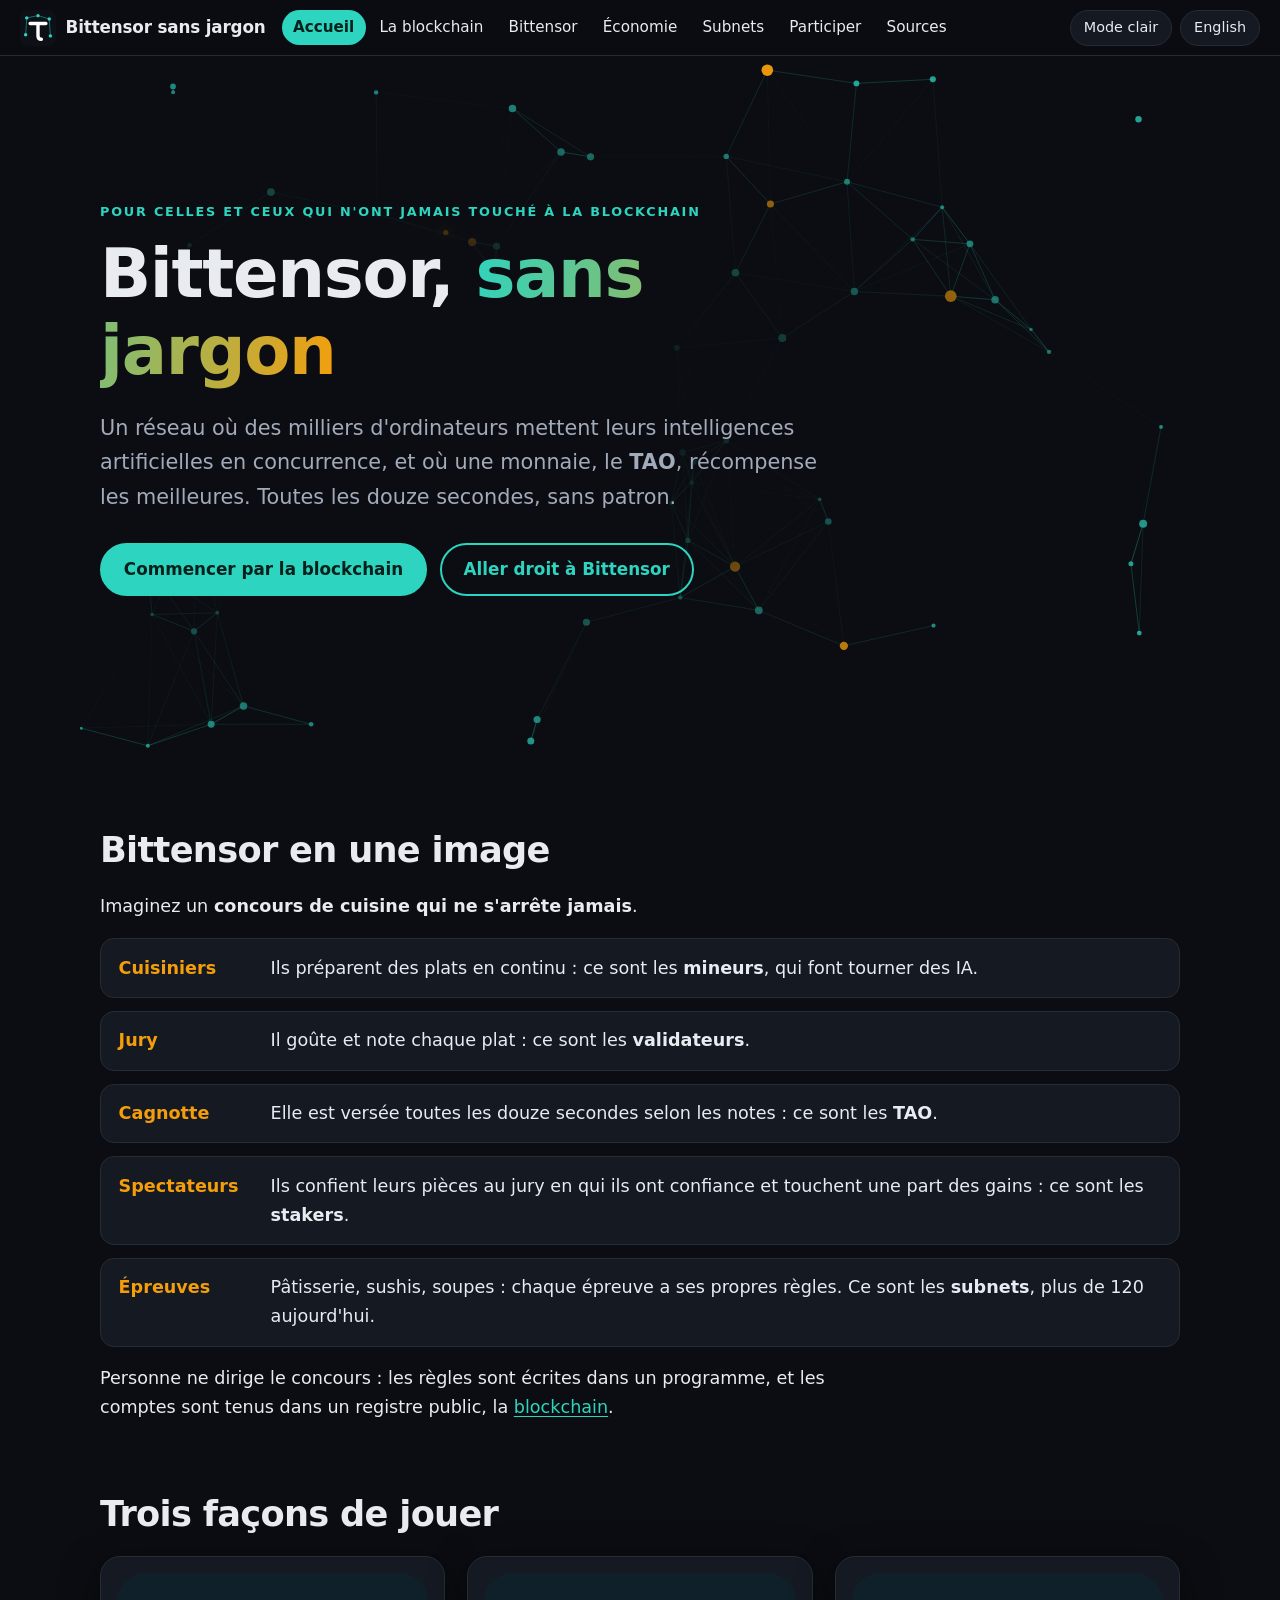
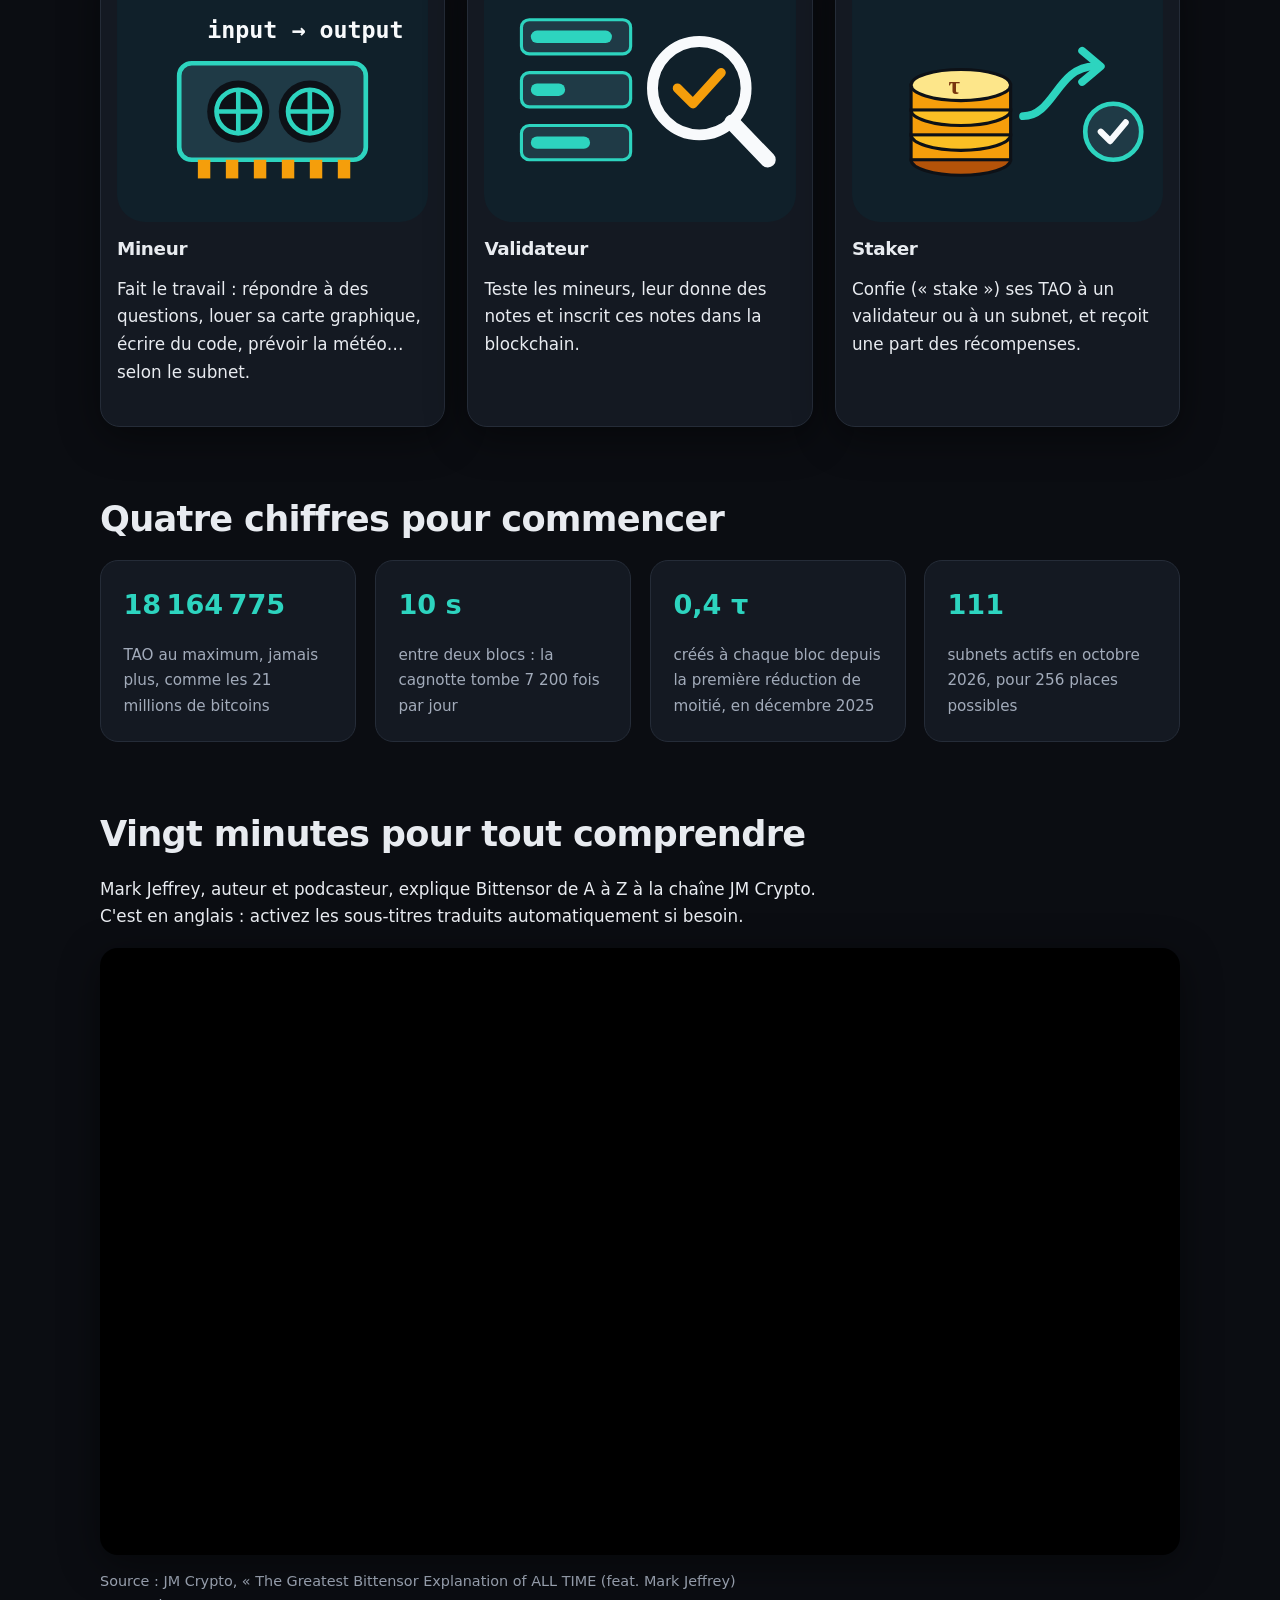
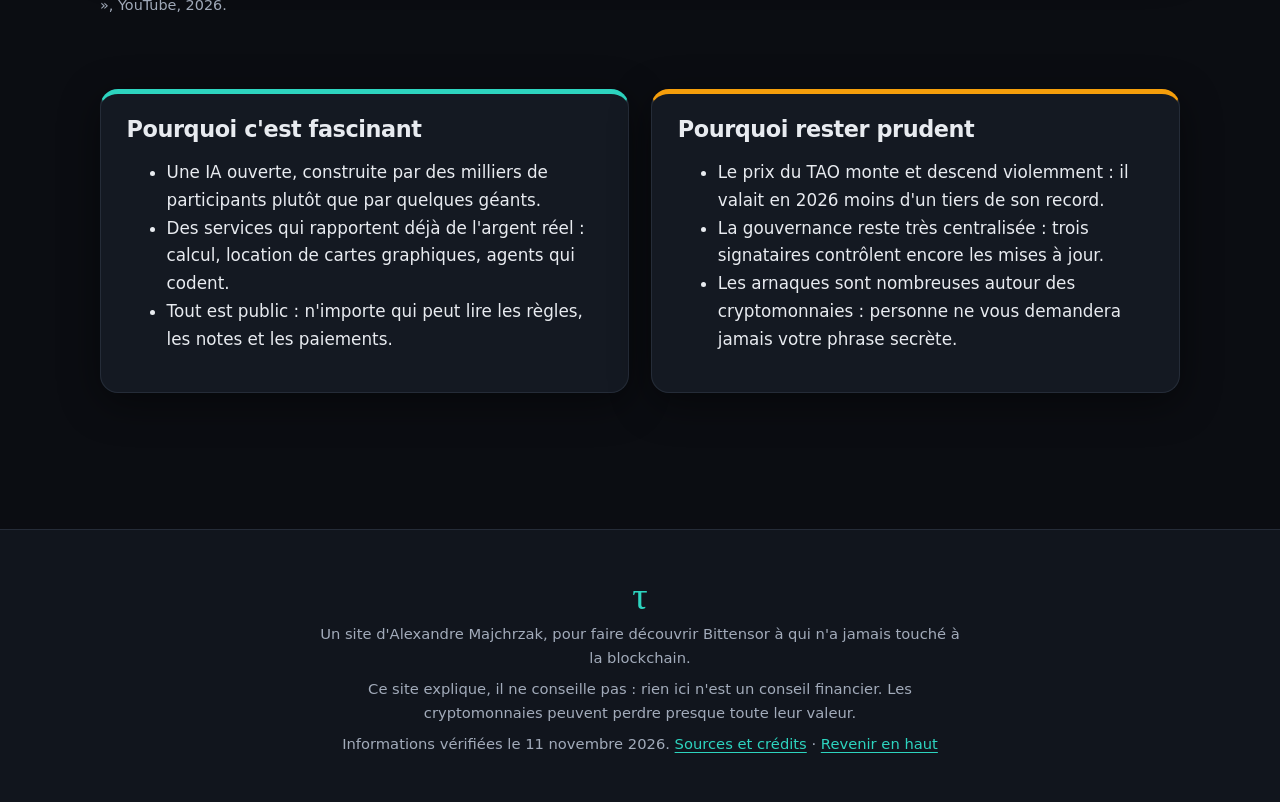
<file: index.html>
<!DOCTYPE html>
<html lang="fr">
<head>
  <meta charset="utf-8">
  <meta name="viewport" content="width=device-width, initial-scale=1">
  <title>Accueil · Bittensor sans jargon</title>
  <meta name="description" content="Bittensor et son jeton TAO expliqués à quelqu'un qui ne connaît rien à la blockchain : subnets, mineurs, validateurs, économie et participation.">
  <meta name="author" content="Alexandre Majchrzak">
  <link rel="icon" href="img/logo.svg" type="image/svg+xml">
  <link rel="alternate" hreflang="en" href="index-en.html">
  <link rel="stylesheet" href="style.css">
  <script src="script.js" defer></script>
</head>
<body id="haut" class="sombre page-index">
  <a class="saut" href="#contenu">Aller au contenu</a>
  <div class="progression" aria-hidden="true"><span></span></div>

  <header class="entete">
    <a class="marque" href="index.html">
      <img src="img/logo.svg" alt="" width="36" height="36">
      <span>Bittensor sans jargon</span>
    </a>
    <button class="menu-bouton" aria-expanded="false" aria-controls="menu">Menu</button>
    <nav id="menu" class="menu" aria-label="Navigation principale">
      <ul>
        <li><a href="index.html" aria-current="page">Accueil</a></li>
        <li><a href="blockchain.html">La blockchain</a></li>
        <li><a href="bittensor.html">Bittensor</a></li>
        <li><a href="economie.html">Économie</a></li>
        <li><a href="subnets.html">Subnets</a></li>
        <li><a href="participer.html">Participer</a></li>
        <li><a href="sources.html">Sources</a></li>
      </ul>
    </nav>
    <div class="outils">
      <button id="bouton-theme" class="bouton-petit" aria-pressed="true">Mode clair</button>
      <a class="bouton-petit" href="index-en.html" lang="en" hreflang="en">English</a>
    </div>
  </header>

  <main id="contenu">
    <section class="hero">
      <canvas id="reseau" aria-hidden="true"></canvas>
      <div class="hero-texte">
        <p class="surtitre">Pour celles et ceux qui n'ont jamais touché à la blockchain</p>
        <h1>Bittensor, <span class="degrade">sans jargon</span></h1>
        <p class="chapeau">Un réseau où des milliers d'ordinateurs mettent leurs intelligences artificielles en concurrence, et où une monnaie, le <strong>TAO</strong>, récompense les meilleures. Toutes les douze secondes, sans patron.</p>
        <p class="boutons">
          <a class="bouton" href="blockchain.html">Commencer par la blockchain</a>
          <a class="bouton bouton-contour" href="bittensor.html">Aller droit à Bittensor</a>
        </p>
      </div>
    </section>

    <section class="apparait" aria-labelledby="titre-image">
      <h2 id="titre-image">Bittensor en une image</h2>
      <div class="analogie">
        <p>Imaginez un <strong>concours de cuisine qui ne s'arrête jamais</strong>.</p>
        <ul class="liste-analogie">
          <li><span class="pastille">Cuisiniers</span><span>Ils préparent des plats en continu : ce sont les <strong>mineurs</strong>, qui font tourner des IA.</span></li>
          <li><span class="pastille">Jury</span><span>Il goûte et note chaque plat : ce sont les <strong>validateurs</strong>.</span></li>
          <li><span class="pastille">Cagnotte</span><span>Elle est versée toutes les douze secondes selon les notes : ce sont les <strong>TAO</strong>.</span></li>
          <li><span class="pastille">Spectateurs</span><span>Ils confient leurs pièces au jury en qui ils ont confiance et touchent une part des gains : ce sont les <strong>stakers</strong>.</span></li>
          <li><span class="pastille">Épreuves</span><span>Pâtisserie, sushis, soupes : chaque épreuve a ses propres règles. Ce sont les <strong>subnets</strong>, plus de 120 aujourd'hui.</span></li>
        </ul>
        <p>Personne ne dirige le concours : les règles sont écrites dans un programme, et les comptes sont tenus dans un registre public, la <a href="blockchain.html">blockchain</a>.</p>
      </div>
    </section>

    <section class="apparait" aria-labelledby="titre-roles">
      <h2 id="titre-roles">Trois façons de jouer</h2>
      <div class="grille-3">
        <article class="carte-role">
          <img src="img/mineur.svg" alt="Dessin d'une carte graphique qui transforme une demande en réponse" width="200" height="160">
          <h3>Mineur</h3>
          <p>Fait le travail : répondre à des questions, louer sa carte graphique, écrire du code, prévoir la météo… selon le subnet.</p>
        </article>
        <article class="carte-role">
          <img src="img/validateur.svg" alt="Dessin d'une loupe qui coche la meilleure de trois barres de score" width="200" height="160">
          <h3>Validateur</h3>
          <p>Teste les mineurs, leur donne des notes et inscrit ces notes dans la blockchain.</p>
        </article>
        <article class="carte-role">
          <img src="img/staker.svg" alt="Dessin d'une pile de pièces TAO confiée à un validateur" width="200" height="160">
          <h3>Staker</h3>
          <p>Confie (« stake ») ses TAO à un validateur ou à un subnet, et reçoit une part des récompenses.</p>
        </article>
      </div>
    </section>

    <section class="apparait" aria-labelledby="titre-chiffres">
      <h2 id="titre-chiffres">Quatre chiffres pour commencer</h2>
      <div class="chiffres">
        <div><p class="chiffre" data-compteur="21000000">21 000 000</p><p>TAO au maximum, jamais plus, comme les 21 millions de bitcoins</p></div>
        <div><p class="chiffre" data-compteur="12" data-suffixe=" s">12 s</p><p>entre deux blocs : la cagnotte tombe 7 200 fois par jour</p></div>
        <div><p class="chiffre" data-compteur="0.5" data-decimales="1" data-suffixe=" τ">0,5 τ</p><p>créés à chaque bloc depuis la première réduction de moitié, en décembre 2025</p></div>
        <div><p class="chiffre" data-compteur="128">128</p><p>subnets actifs en octobre 2026, pour 256 places possibles</p></div>
      </div>
    </section>

    <section class="apparait" aria-labelledby="titre-video">
      <h2 id="titre-video">Vingt minutes pour tout comprendre</h2>
      <p>Mark Jeffrey, auteur et podcasteur, explique Bittensor de A à Z à la chaîne JM Crypto. C'est en anglais : activez les sous-titres traduits automatiquement si besoin.</p>
      <div class="video">
        <iframe src="https://www.youtube-nocookie.com/embed/pnL9yk4Jf0A" title="Vidéo : The Greatest Bittensor Explanation of All Time, avec Mark Jeffrey" loading="lazy" allow="encrypted-media; picture-in-picture" allowfullscreen></iframe>
      </div>
      <p class="source">Source : JM Crypto, « The Greatest Bittensor Explanation of ALL TIME (feat. Mark Jeffrey) », YouTube, 2026.</p>
    </section>

    <section class="apparait deux-colonnes" aria-label="Pour et contre">
      <div class="encadre encadre-vert">
        <h2>Pourquoi c'est fascinant</h2>
        <ul>
          <li>Une IA ouverte, construite par des milliers de participants plutôt que par quelques géants.</li>
          <li>Des services qui rapportent déjà de l'argent réel : calcul, location de cartes graphiques, agents qui codent.</li>
          <li>Tout est public : n'importe qui peut lire les règles, les notes et les paiements.</li>
        </ul>
      </div>
      <div class="encadre encadre-orange">
        <h2>Pourquoi rester prudent</h2>
        <ul>
          <li>Le prix du TAO monte et descend violemment : il valait en 2026 moins d'un tiers de son record.</li>
          <li>La gouvernance reste très centralisée : trois signataires contrôlent encore les mises à jour.</li>
          <li>Les arnaques sont nombreuses autour des cryptomonnaies : personne ne vous demandera jamais votre phrase secrète.</li>
        </ul>
      </div>
    </section>
  </main>

  <footer class="pied">
    <p class="pied-logo">τ</p>
    <p>Un site d'Alexandre Majchrzak, pour faire découvrir Bittensor à qui n'a jamais touché à la blockchain.</p>
    <p>Ce site explique, il ne conseille pas : rien ici n'est un conseil financier. Les cryptomonnaies peuvent perdre presque toute leur valeur.</p>
    <p>Informations vérifiées le 11 novembre 2026. <a href="sources.html">Sources et crédits</a> · <a href="#haut">Revenir en haut</a></p>
  </footer>
</body>
</html>
</file>
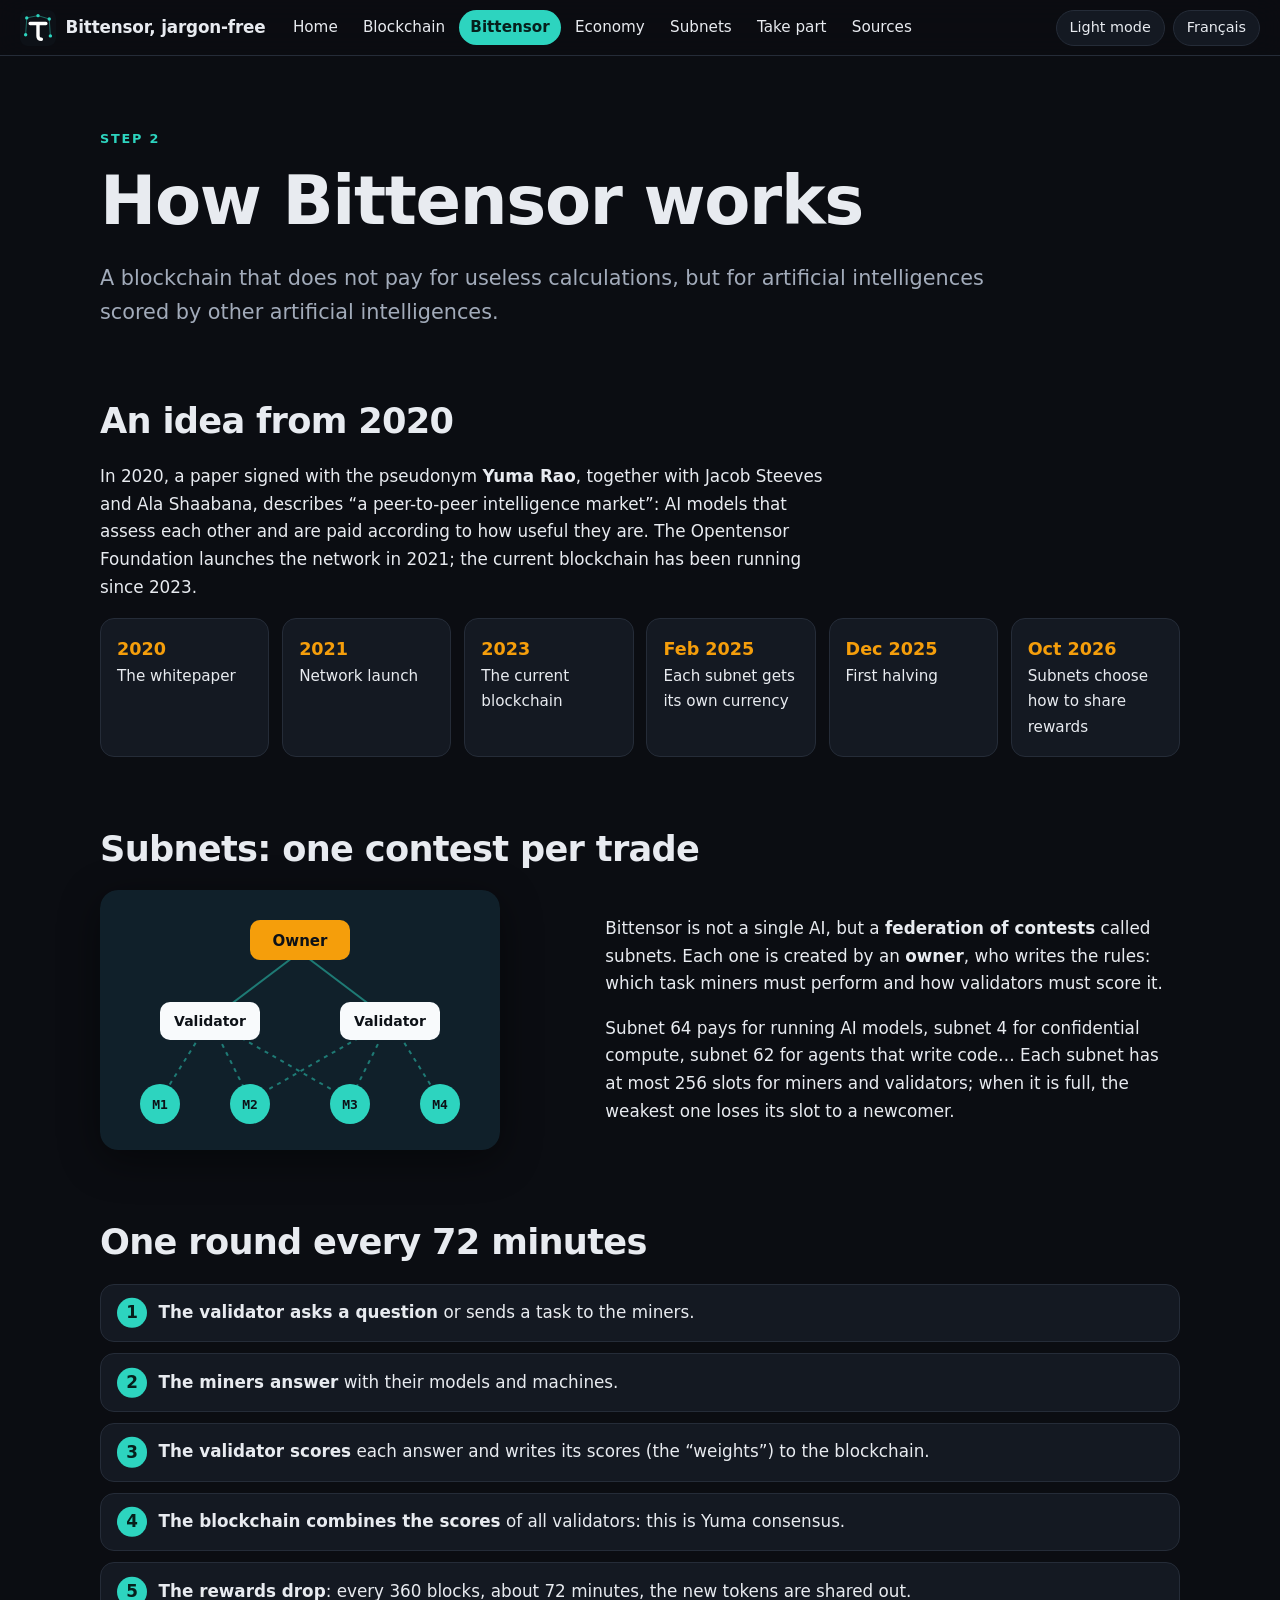
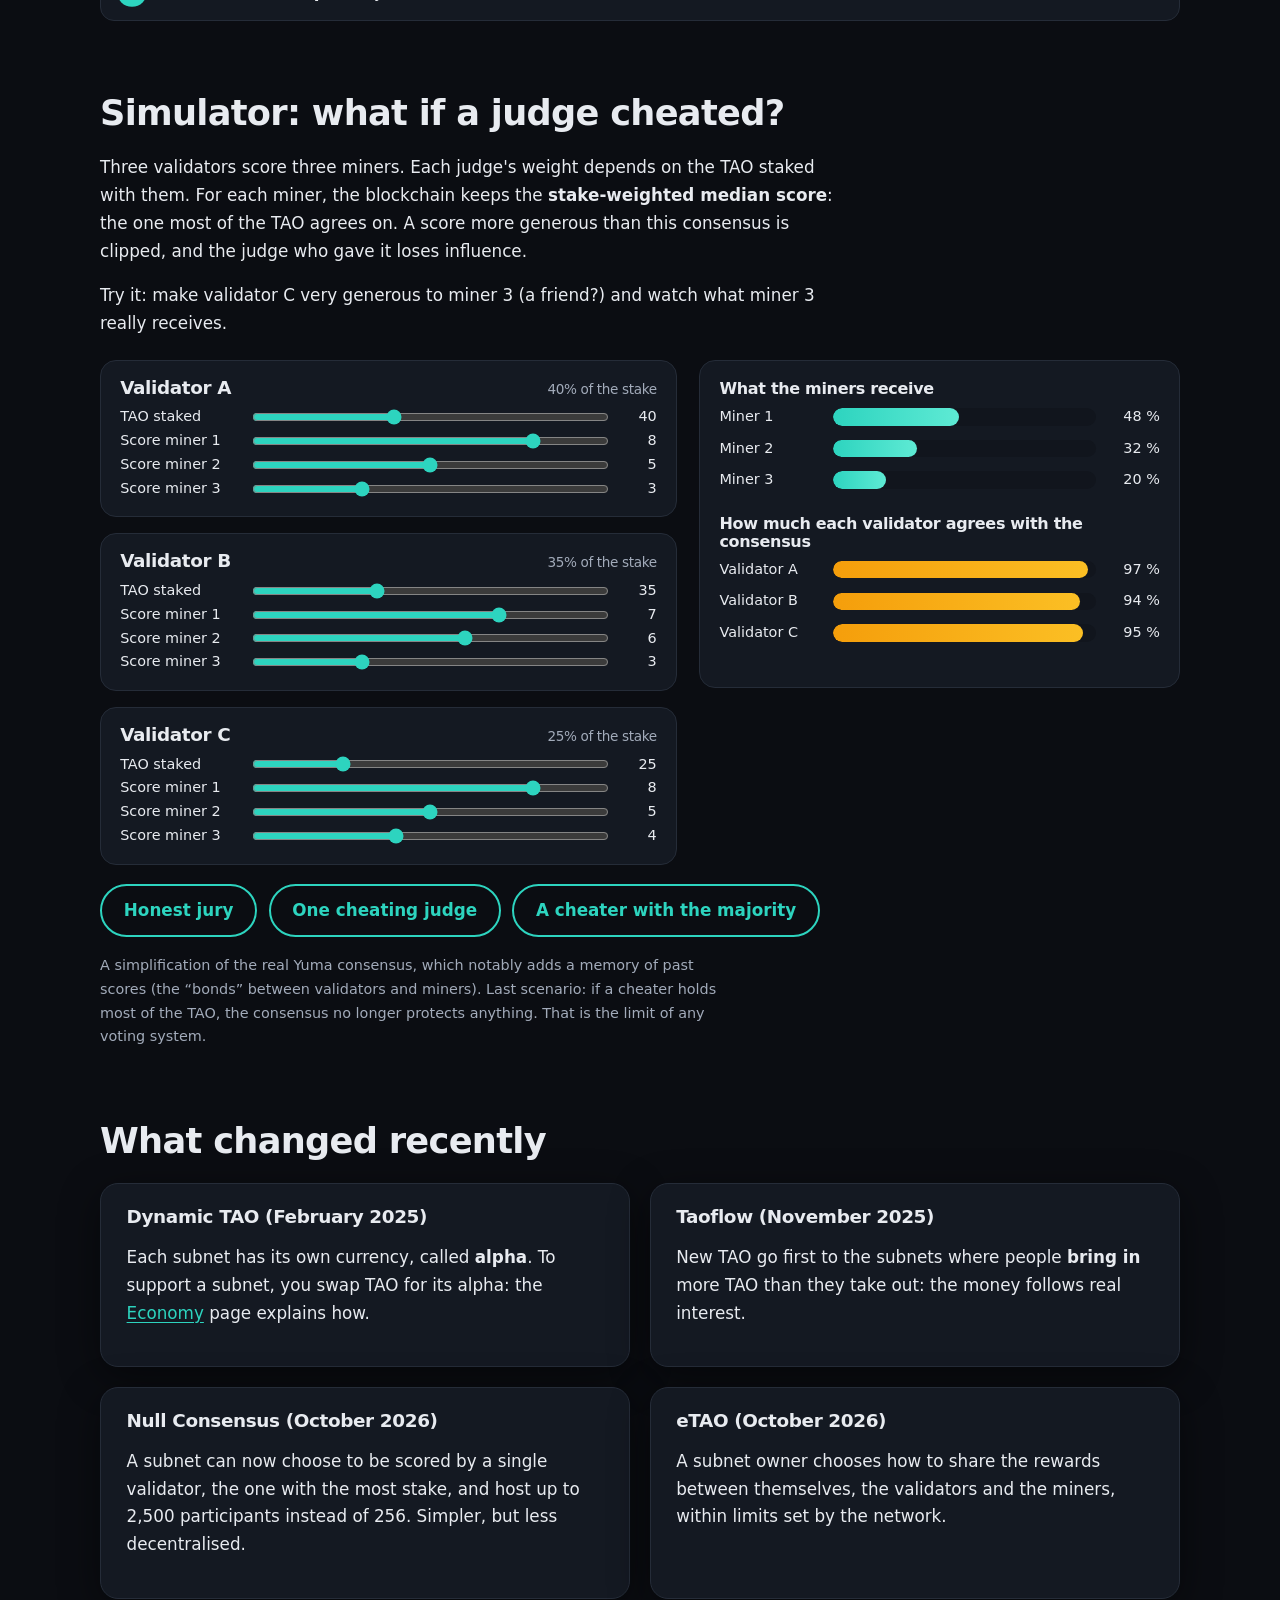
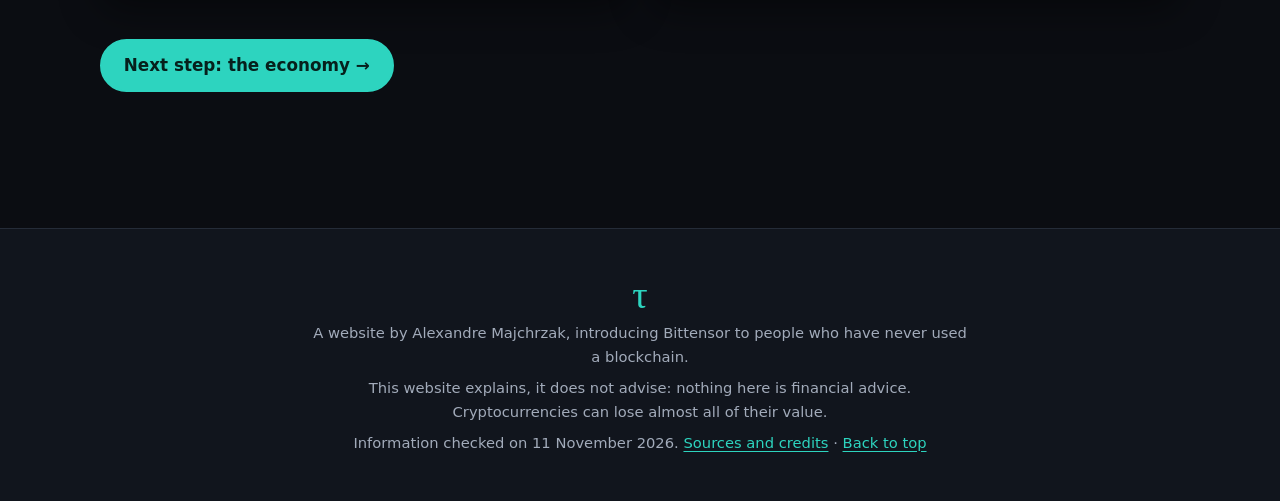
<file: bittensor-en.html>
<!DOCTYPE html>
<html lang="en">
<head>
  <meta charset="utf-8">
  <meta name="viewport" content="width=device-width, initial-scale=1">
  <title>How Bittensor works · Bittensor, jargon-free</title>
  <meta name="description" content="Subnets, miners, validators and Yuma consensus: how Bittensor works, with a judging simulator.">
  <meta name="author" content="Alexandre Majchrzak">
  <link rel="icon" href="img/logo.svg" type="image/svg+xml">
  <link rel="alternate" hreflang="fr" href="bittensor.html">
  <link rel="stylesheet" href="style.css">
  <script src="script.js" defer></script>
</head>
<body id="haut" class="sombre page-bittensor">
  <a class="saut" href="#contenu">Skip to content</a>
  <div class="progression" aria-hidden="true"><span></span></div>

  <header class="entete">
    <a class="marque" href="index-en.html">
      <img src="img/logo.svg" alt="" width="36" height="36">
      <span>Bittensor, jargon-free</span>
    </a>
    <button class="menu-bouton" aria-expanded="false" aria-controls="menu">Menu</button>
    <nav id="menu" class="menu" aria-label="Main navigation">
      <ul>
        <li><a href="index-en.html">Home</a></li>
        <li><a href="blockchain-en.html">Blockchain</a></li>
        <li><a href="bittensor-en.html" aria-current="page">Bittensor</a></li>
        <li><a href="economie-en.html">Economy</a></li>
        <li><a href="subnets-en.html">Subnets</a></li>
        <li><a href="participer-en.html">Take part</a></li>
        <li><a href="sources-en.html">Sources</a></li>
      </ul>
    </nav>
    <div class="outils">
      <button id="bouton-theme" class="bouton-petit" aria-pressed="true">Light mode</button>
      <a class="bouton-petit" href="bittensor.html" lang="fr" hreflang="fr">Français</a>
    </div>
  </header>

  <main id="contenu">
    <header class="entete-page">
      <p class="surtitre">Step 2</p>
      <h1>How Bittensor works</h1>
      <p class="chapeau">A blockchain that does not pay for useless calculations, but for artificial intelligences scored by other artificial intelligences.</p>
    </header>

    <section class="apparait" aria-labelledby="titre-histoire">
      <h2 id="titre-histoire">An idea from 2020</h2>
      <p>In 2020, a paper signed with the pseudonym <strong>Yuma Rao</strong>, together with Jacob Steeves and Ala Shaabana, describes “a peer-to-peer intelligence market”: AI models that assess each other and are paid according to how useful they are. The Opentensor Foundation launches the network in 2021; the current blockchain has been running since 2023.</p>
      <ol class="frise">
        <li><span>2020</span> The whitepaper</li>
        <li><span>2021</span> Network launch</li>
        <li><span>2023</span> The current blockchain</li>
        <li><span>Feb 2025</span> Each subnet gets its own currency</li>
        <li><span>Dec 2025</span> First halving</li>
        <li><span>Oct 2026</span> Subnets choose how to share rewards</li>
      </ol>
    </section>

    <section class="apparait" aria-labelledby="titre-subnets">
      <h2 id="titre-subnets">Subnets: one contest per trade</h2>
      <div class="media-texte">
        <img src="img/subnet-en.svg" alt="Diagram of a subnet: an owner at the top, two validators in the middle, four miners at the bottom linked to the validators" width="400" height="260">
        <div>
          <p>Bittensor is not a single AI, but a <strong>federation of contests</strong> called subnets. Each one is created by an <strong>owner</strong>, who writes the rules: which task miners must perform and how validators must score it.</p>
          <p>Subnet 64 pays for running AI models, subnet 4 for confidential compute, subnet 62 for agents that write code… Each subnet has at most 256 slots for miners and validators; when it is full, the weakest one loses its slot to a newcomer.</p>
        </div>
      </div>
    </section>

    <section class="apparait" aria-labelledby="titre-cycle">
      <h2 id="titre-cycle">One round every 72 minutes</h2>
      <ol class="etapes-cycle">
        <li><strong>The validator asks a question</strong> or sends a task to the miners.</li>
        <li><strong>The miners answer</strong> with their models and machines.</li>
        <li><strong>The validator scores</strong> each answer and writes its scores (the “weights”) to the blockchain.</li>
        <li><strong>The blockchain combines the scores</strong> of all validators: this is Yuma consensus.</li>
        <li><strong>The rewards drop</strong>: every 360 blocks, about 72 minutes, the new tokens are shared out.</li>
      </ol>
    </section>

    <section class="apparait" aria-labelledby="titre-simulateur">
      <h2 id="titre-simulateur">Simulator: what if a judge cheated?</h2>
      <p>Three validators score three miners. Each judge's weight depends on the TAO staked with them. For each miner, the blockchain keeps the <strong>stake-weighted median score</strong>: the one most of the TAO agrees on. A score more generous than this consensus is clipped, and the judge who gave it loses influence.</p>
      <p>Try it: make validator C very generous to miner 3 (a friend?) and watch what miner 3 really receives.</p>
      <div id="yuma" class="yuma" data-langue="en">
        <div class="yuma-jures"></div>
        <div class="yuma-resultats">
          <h3>What the miners receive</h3>
          <div class="barres" id="yuma-barres"></div>
          <h3>How much each validator agrees with the consensus</h3>
          <div class="barres" id="yuma-accord"></div>
        </div>
      </div>
      <p class="actions-demo">
        <button class="bouton bouton-contour" data-scenario="honnete">Honest jury</button>
        <button class="bouton bouton-contour" data-scenario="tricheur">One cheating judge</button>
        <button class="bouton bouton-contour" data-scenario="majorite">A cheater with the majority</button>
      </p>
      <p class="note">A simplification of the real Yuma consensus, which notably adds a memory of past scores (the “bonds” between validators and miners). Last scenario: if a cheater holds most of the TAO, the consensus no longer protects anything. That is the limit of any voting system.</p>
    </section>

    <section class="apparait" aria-labelledby="titre-recents">
      <h2 id="titre-recents">What changed recently</h2>
      <div class="grille-2">
        <article class="encadre"><h3>Dynamic TAO (February 2025)</h3><p>Each subnet has its own currency, called <strong>alpha</strong>. To support a subnet, you swap TAO for its alpha: the <a href="economie-en.html">Economy</a> page explains how.</p></article>
        <article class="encadre"><h3>Taoflow (November 2025)</h3><p>New TAO go first to the subnets where people <strong>bring in</strong> more TAO than they take out: the money follows real interest.</p></article>
        <article class="encadre"><h3>Null Consensus (October 2026)</h3><p>A subnet can now choose to be scored by a single validator, the one with the most stake, and host up to 2,500 participants instead of 256. Simpler, but less decentralised.</p></article>
        <article class="encadre"><h3>eTAO (October 2026)</h3><p>A subnet owner chooses how to share the rewards between themselves, the validators and the miners, within limits set by the network.</p></article>
      </div>
      <p class="suite"><a class="bouton" href="economie-en.html">Next step: the economy →</a></p>
    </section>
  </main>

  <footer class="pied">
    <p class="pied-logo">τ</p>
    <p>A website by Alexandre Majchrzak, introducing Bittensor to people who have never used a blockchain.</p>
    <p>This website explains, it does not advise: nothing here is financial advice. Cryptocurrencies can lose almost all of their value.</p>
    <p>Information checked on 11 November 2026. <a href="sources-en.html">Sources and credits</a> · <a href="#haut">Back to top</a></p>
  </footer>
</body>
</html>
</file>
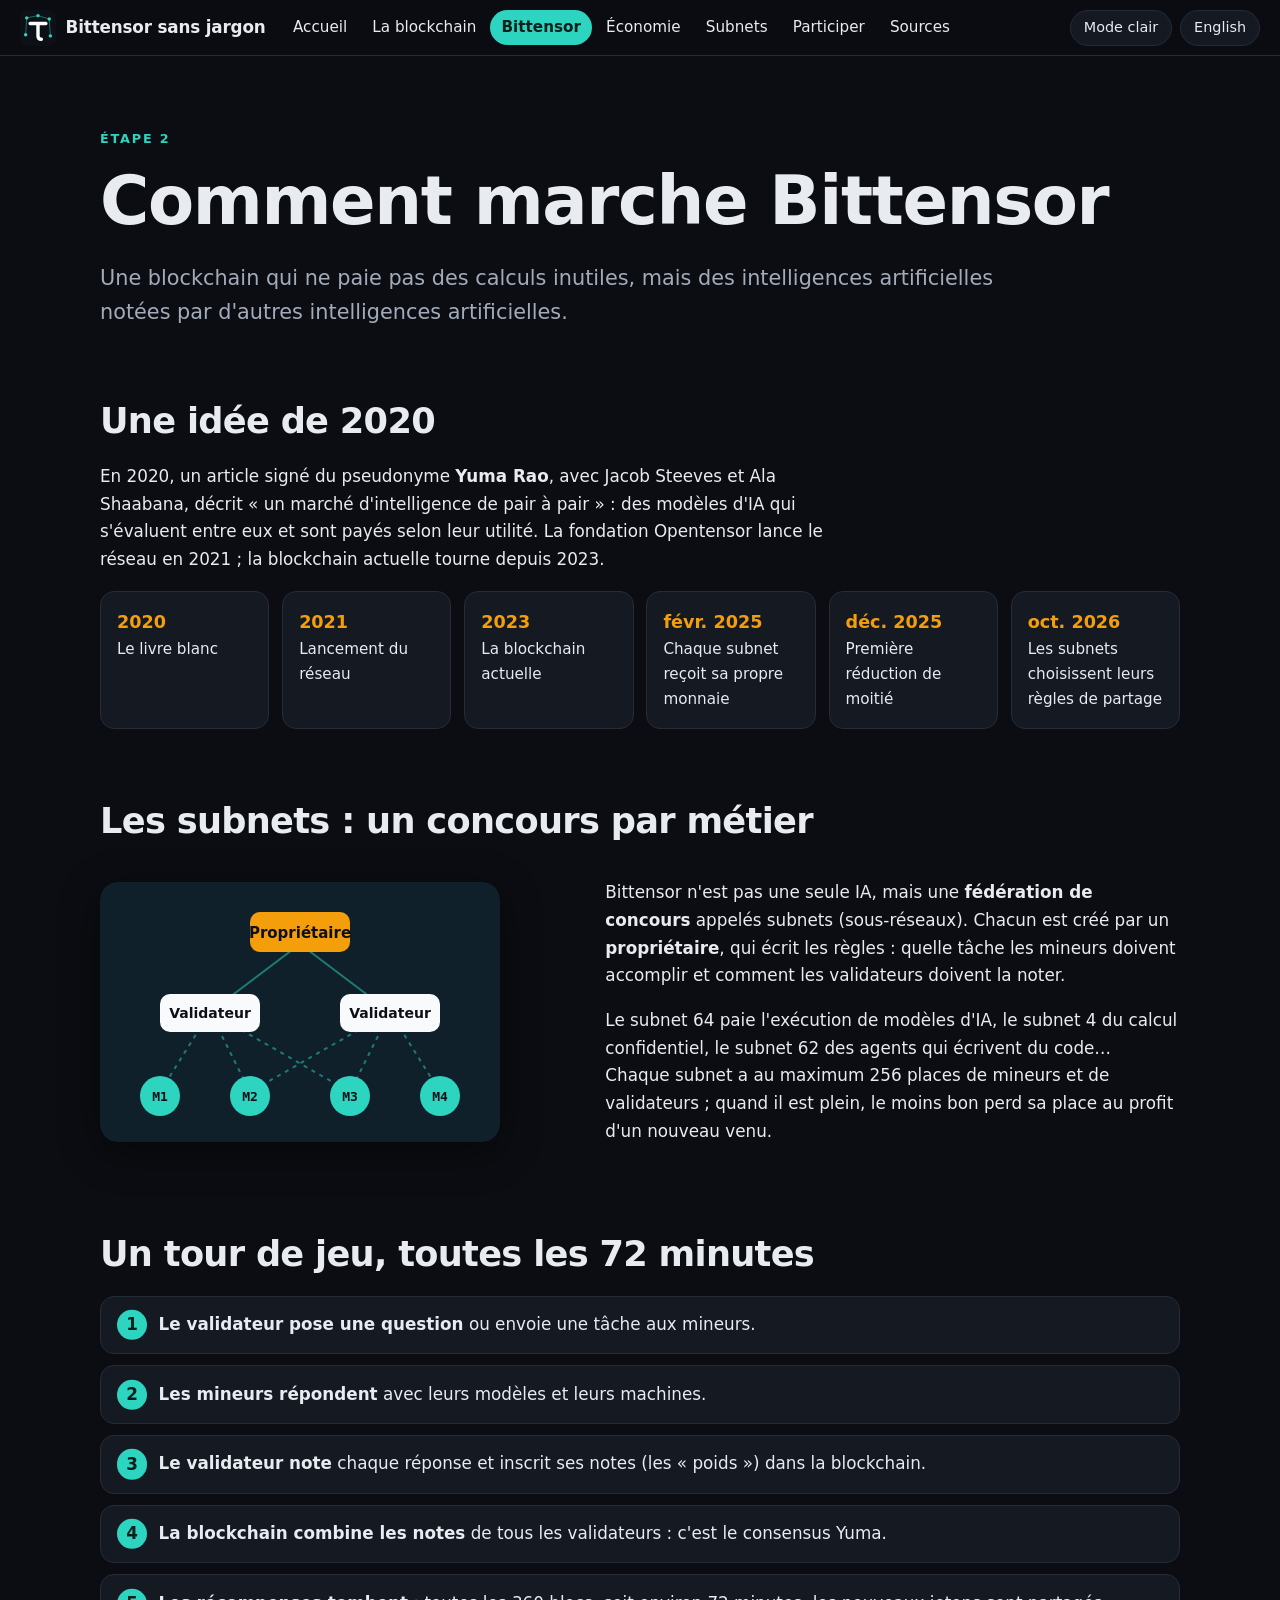
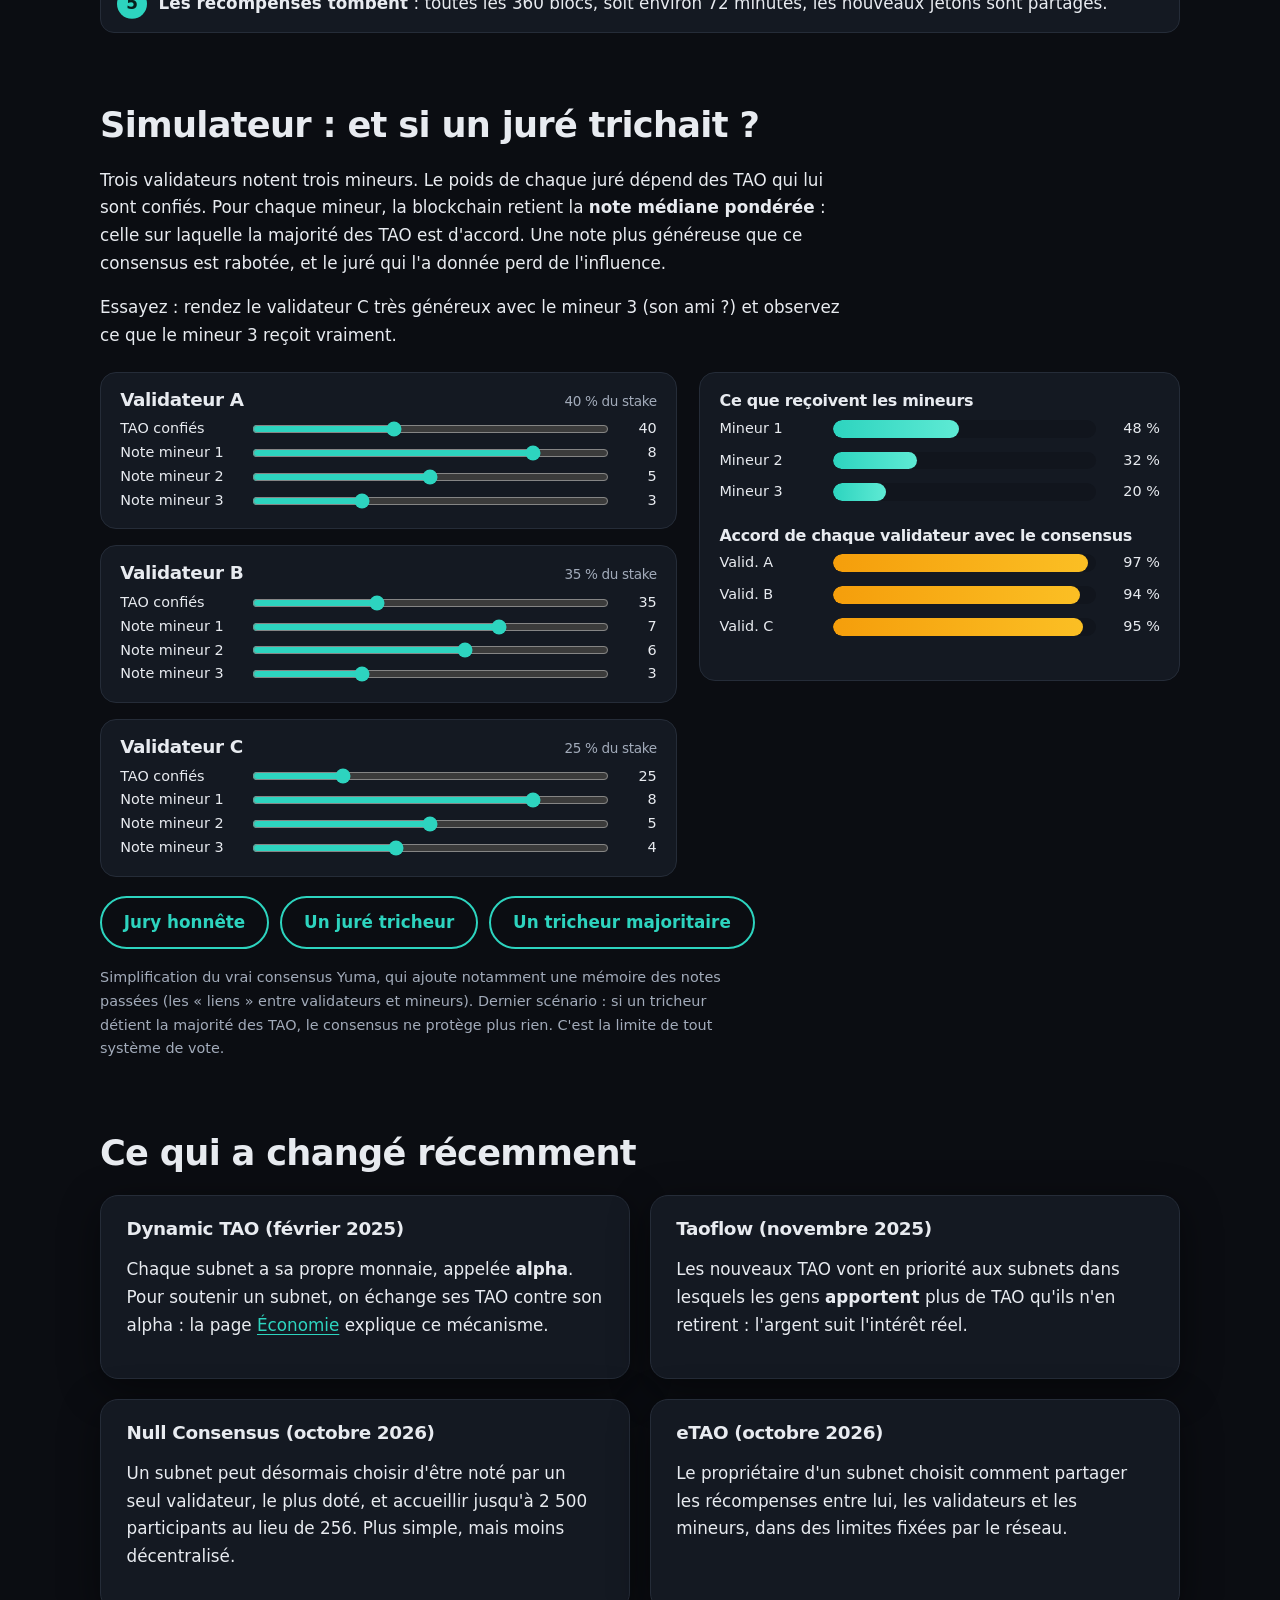
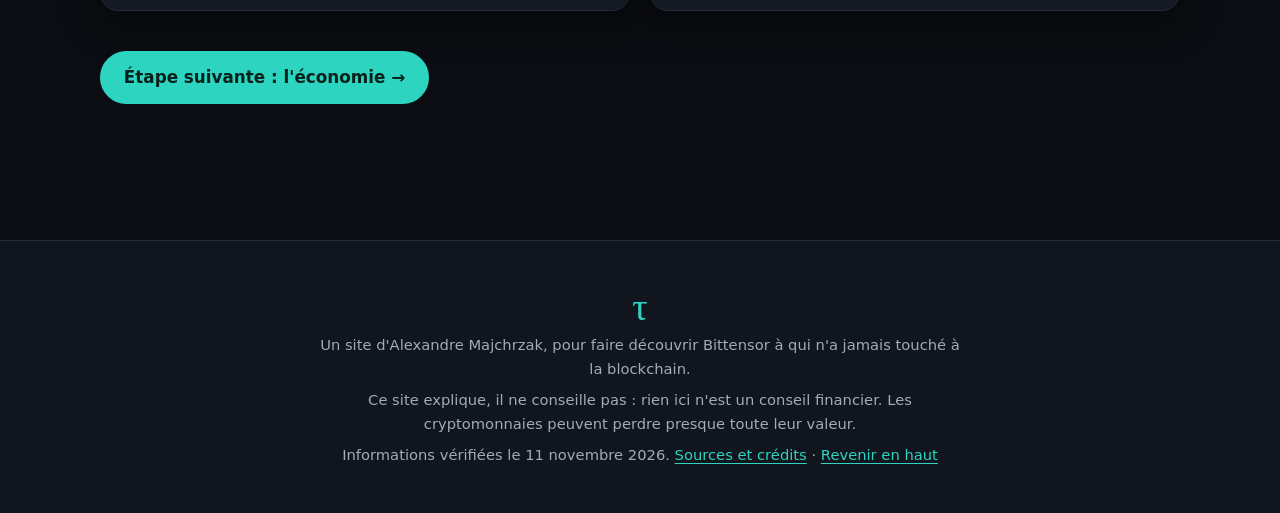
<file: bittensor.html>
<!DOCTYPE html>
<html lang="fr">
<head>
  <meta charset="utf-8">
  <meta name="viewport" content="width=device-width, initial-scale=1">
  <title>Comment marche Bittensor · Bittensor sans jargon</title>
  <meta name="description" content="Subnets, mineurs, validateurs et consensus Yuma : le fonctionnement de Bittensor, avec un simulateur de jury.">
  <meta name="author" content="Alexandre Majchrzak">
  <link rel="icon" href="img/logo.svg" type="image/svg+xml">
  <link rel="alternate" hreflang="en" href="bittensor-en.html">
  <link rel="stylesheet" href="style.css">
  <script src="script.js" defer></script>
</head>
<body id="haut" class="sombre page-bittensor">
  <a class="saut" href="#contenu">Aller au contenu</a>
  <div class="progression" aria-hidden="true"><span></span></div>

  <header class="entete">
    <a class="marque" href="index.html">
      <img src="img/logo.svg" alt="" width="36" height="36">
      <span>Bittensor sans jargon</span>
    </a>
    <button class="menu-bouton" aria-expanded="false" aria-controls="menu">Menu</button>
    <nav id="menu" class="menu" aria-label="Navigation principale">
      <ul>
        <li><a href="index.html">Accueil</a></li>
        <li><a href="blockchain.html">La blockchain</a></li>
        <li><a href="bittensor.html" aria-current="page">Bittensor</a></li>
        <li><a href="economie.html">Économie</a></li>
        <li><a href="subnets.html">Subnets</a></li>
        <li><a href="participer.html">Participer</a></li>
        <li><a href="sources.html">Sources</a></li>
      </ul>
    </nav>
    <div class="outils">
      <button id="bouton-theme" class="bouton-petit" aria-pressed="true">Mode clair</button>
      <a class="bouton-petit" href="bittensor-en.html" lang="en" hreflang="en">English</a>
    </div>
  </header>

  <main id="contenu">
    <header class="entete-page">
      <p class="surtitre">Étape 2</p>
      <h1>Comment marche Bittensor</h1>
      <p class="chapeau">Une blockchain qui ne paie pas des calculs inutiles, mais des intelligences artificielles notées par d'autres intelligences artificielles.</p>
    </header>

    <section class="apparait" aria-labelledby="titre-histoire">
      <h2 id="titre-histoire">Une idée de 2020</h2>
      <p>En 2020, un article signé du pseudonyme <strong>Yuma Rao</strong>, avec Jacob Steeves et Ala Shaabana, décrit « un marché d'intelligence de pair à pair » : des modèles d'IA qui s'évaluent entre eux et sont payés selon leur utilité. La fondation Opentensor lance le réseau en 2021 ; la blockchain actuelle tourne depuis 2023.</p>
      <ol class="frise">
        <li><span>2020</span> Le livre blanc</li>
        <li><span>2021</span> Lancement du réseau</li>
        <li><span>2023</span> La blockchain actuelle</li>
        <li><span>févr. 2025</span> Chaque subnet reçoit sa propre monnaie</li>
        <li><span>déc. 2025</span> Première réduction de moitié</li>
        <li><span>oct. 2026</span> Les subnets choisissent leurs règles de partage</li>
      </ol>
    </section>

    <section class="apparait" aria-labelledby="titre-subnets">
      <h2 id="titre-subnets">Les subnets : un concours par métier</h2>
      <div class="media-texte">
        <img src="img/subnet.svg" alt="Schéma d'un subnet : un propriétaire en haut, deux validateurs au milieu, quatre mineurs en bas reliés aux validateurs" width="400" height="260">
        <div>
          <p>Bittensor n'est pas une seule IA, mais une <strong>fédération de concours</strong> appelés subnets (sous-réseaux). Chacun est créé par un <strong>propriétaire</strong>, qui écrit les règles : quelle tâche les mineurs doivent accomplir et comment les validateurs doivent la noter.</p>
          <p>Le subnet 64 paie l'exécution de modèles d'IA, le subnet 4 du calcul confidentiel, le subnet 62 des agents qui écrivent du code… Chaque subnet a au maximum 256 places de mineurs et de validateurs ; quand il est plein, le moins bon perd sa place au profit d'un nouveau venu.</p>
        </div>
      </div>
    </section>

    <section class="apparait" aria-labelledby="titre-cycle">
      <h2 id="titre-cycle">Un tour de jeu, toutes les 72 minutes</h2>
      <ol class="etapes-cycle">
        <li><strong>Le validateur pose une question</strong> ou envoie une tâche aux mineurs.</li>
        <li><strong>Les mineurs répondent</strong> avec leurs modèles et leurs machines.</li>
        <li><strong>Le validateur note</strong> chaque réponse et inscrit ses notes (les « poids ») dans la blockchain.</li>
        <li><strong>La blockchain combine les notes</strong> de tous les validateurs : c'est le consensus Yuma.</li>
        <li><strong>Les récompenses tombent</strong> : toutes les 360 blocs, soit environ 72 minutes, les nouveaux jetons sont partagés.</li>
      </ol>
    </section>

    <section class="apparait" aria-labelledby="titre-simulateur">
      <h2 id="titre-simulateur">Simulateur : et si un juré trichait ?</h2>
      <p>Trois validateurs notent trois mineurs. Le poids de chaque juré dépend des TAO qui lui sont confiés. Pour chaque mineur, la blockchain retient la <strong>note médiane pondérée</strong> : celle sur laquelle la majorité des TAO est d'accord. Une note plus généreuse que ce consensus est rabotée, et le juré qui l'a donnée perd de l'influence.</p>
      <p>Essayez : rendez le validateur C très généreux avec le mineur 3 (son ami ?) et observez ce que le mineur 3 reçoit vraiment.</p>
      <div id="yuma" class="yuma" data-langue="fr">
        <div class="yuma-jures"></div>
        <div class="yuma-resultats">
          <h3>Ce que reçoivent les mineurs</h3>
          <div class="barres" id="yuma-barres"></div>
          <h3>Accord de chaque validateur avec le consensus</h3>
          <div class="barres" id="yuma-accord"></div>
        </div>
      </div>
      <p class="actions-demo">
        <button class="bouton bouton-contour" data-scenario="honnete">Jury honnête</button>
        <button class="bouton bouton-contour" data-scenario="tricheur">Un juré tricheur</button>
        <button class="bouton bouton-contour" data-scenario="majorite">Un tricheur majoritaire</button>
      </p>
      <p class="note">Simplification du vrai consensus Yuma, qui ajoute notamment une mémoire des notes passées (les « liens » entre validateurs et mineurs). Dernier scénario : si un tricheur détient la majorité des TAO, le consensus ne protège plus rien. C'est la limite de tout système de vote.</p>
    </section>

    <section class="apparait" aria-labelledby="titre-recents">
      <h2 id="titre-recents">Ce qui a changé récemment</h2>
      <div class="grille-2">
        <article class="encadre"><h3>Dynamic TAO (février 2025)</h3><p>Chaque subnet a sa propre monnaie, appelée <strong>alpha</strong>. Pour soutenir un subnet, on échange ses TAO contre son alpha : la page <a href="economie.html">Économie</a> explique ce mécanisme.</p></article>
        <article class="encadre"><h3>Taoflow (novembre 2025)</h3><p>Les nouveaux TAO vont en priorité aux subnets dans lesquels les gens <strong>apportent</strong> plus de TAO qu'ils n'en retirent : l'argent suit l'intérêt réel.</p></article>
        <article class="encadre"><h3>Null Consensus (octobre 2026)</h3><p>Un subnet peut désormais choisir d'être noté par un seul validateur, le plus doté, et accueillir jusqu'à 2 500 participants au lieu de 256. Plus simple, mais moins décentralisé.</p></article>
        <article class="encadre"><h3>eTAO (octobre 2026)</h3><p>Le propriétaire d'un subnet choisit comment partager les récompenses entre lui, les validateurs et les mineurs, dans des limites fixées par le réseau.</p></article>
      </div>
      <p class="suite"><a class="bouton" href="economie.html">Étape suivante : l'économie →</a></p>
    </section>
  </main>

  <footer class="pied">
    <p class="pied-logo">τ</p>
    <p>Un site d'Alexandre Majchrzak, pour faire découvrir Bittensor à qui n'a jamais touché à la blockchain.</p>
    <p>Ce site explique, il ne conseille pas : rien ici n'est un conseil financier. Les cryptomonnaies peuvent perdre presque toute leur valeur.</p>
    <p>Informations vérifiées le 11 novembre 2026. <a href="sources.html">Sources et crédits</a> · <a href="#haut">Revenir en haut</a></p>
  </footer>
</body>
</html>
</file>
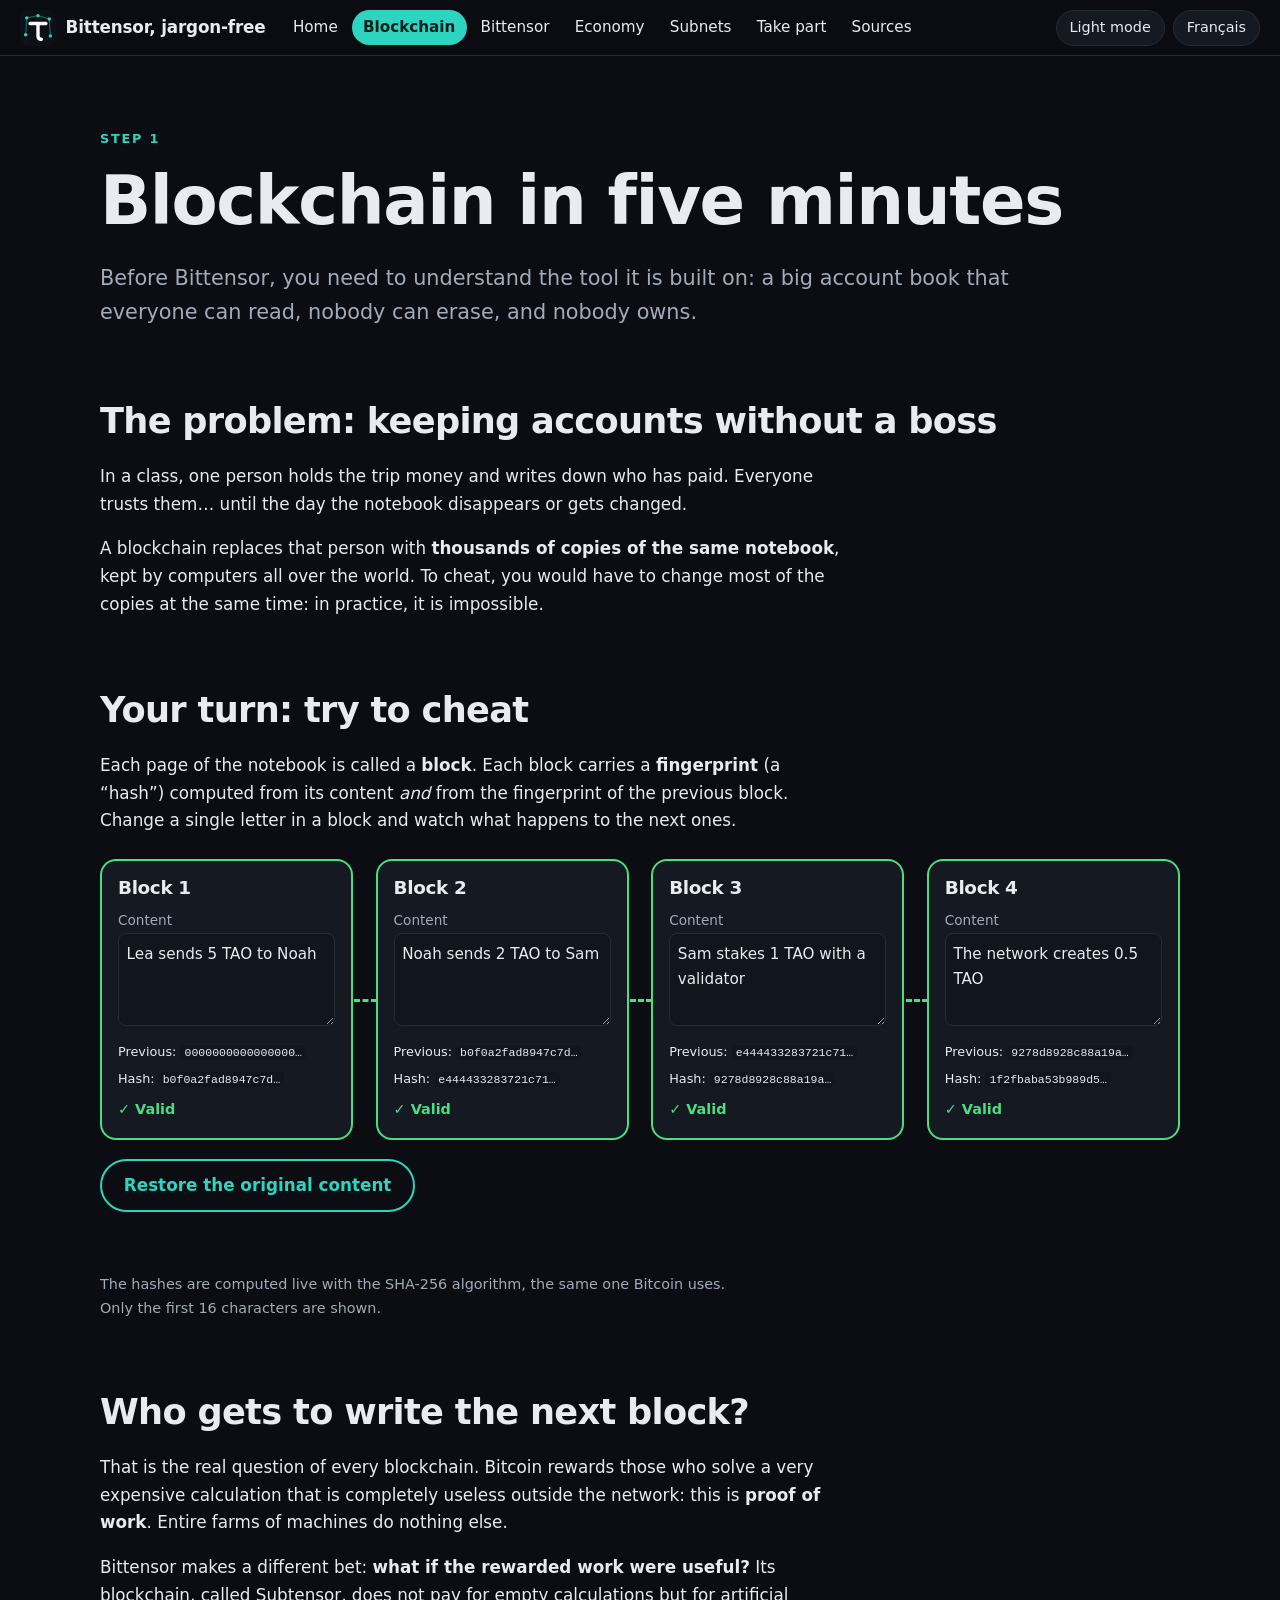
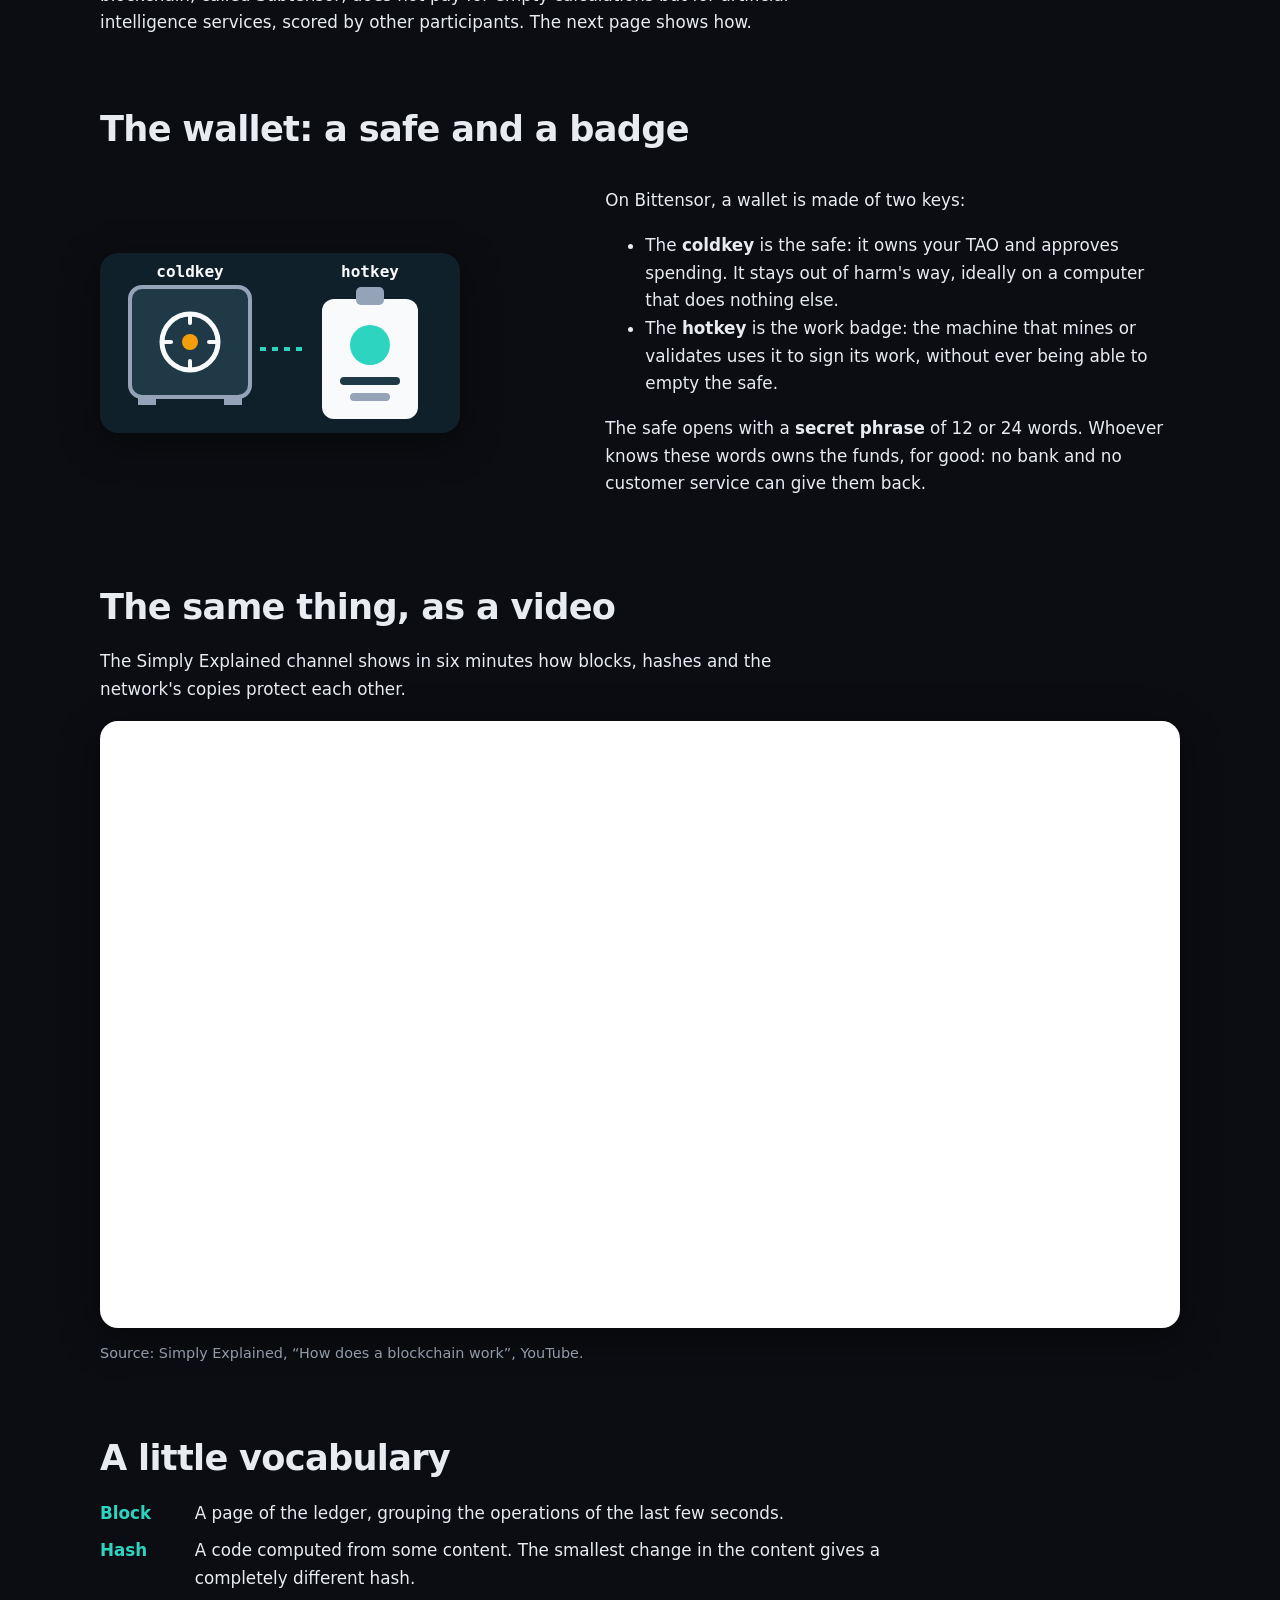
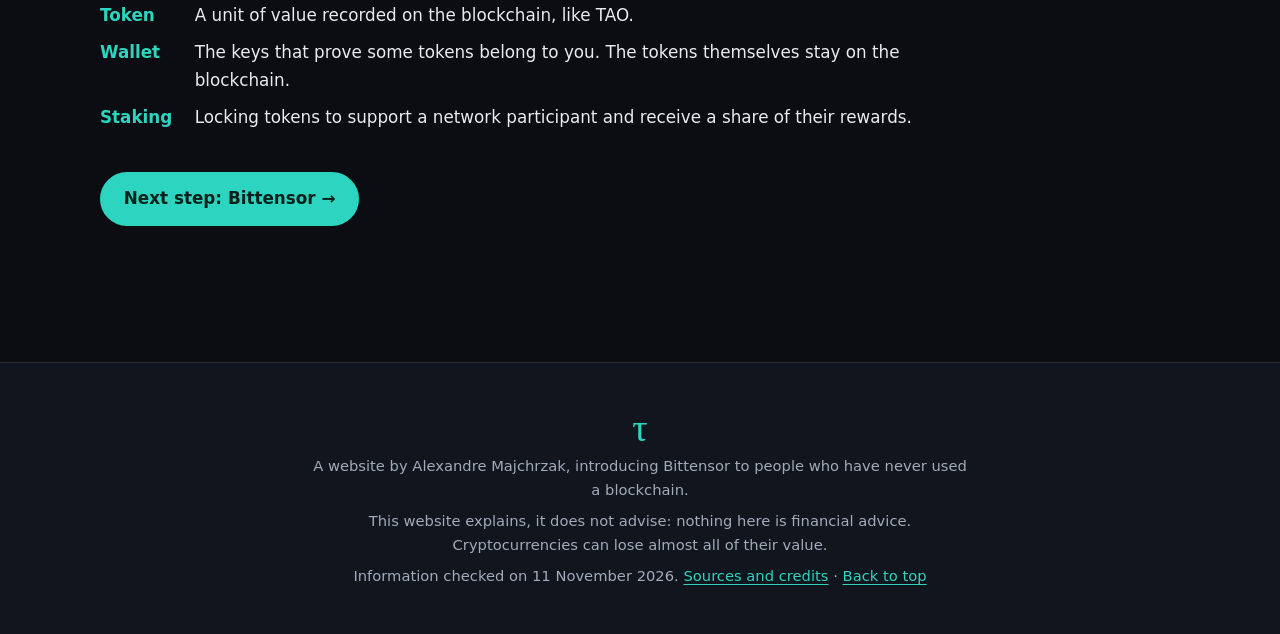
<file: blockchain-en.html>
<!DOCTYPE html>
<html lang="en">
<head>
  <meta charset="utf-8">
  <meta name="viewport" content="width=device-width, initial-scale=1">
  <title>Blockchain in five minutes · Bittensor, jargon-free</title>
  <meta name="description" content="What a blockchain, a hash, a wallet and a key are, with an interactive demo.">
  <meta name="author" content="Alexandre Majchrzak">
  <link rel="icon" href="img/logo.svg" type="image/svg+xml">
  <link rel="alternate" hreflang="fr" href="blockchain.html">
  <link rel="stylesheet" href="style.css">
  <script src="script.js" defer></script>
</head>
<body id="haut" class="sombre page-blockchain">
  <a class="saut" href="#contenu">Skip to content</a>
  <div class="progression" aria-hidden="true"><span></span></div>

  <header class="entete">
    <a class="marque" href="index-en.html">
      <img src="img/logo.svg" alt="" width="36" height="36">
      <span>Bittensor, jargon-free</span>
    </a>
    <button class="menu-bouton" aria-expanded="false" aria-controls="menu">Menu</button>
    <nav id="menu" class="menu" aria-label="Main navigation">
      <ul>
        <li><a href="index-en.html">Home</a></li>
        <li><a href="blockchain-en.html" aria-current="page">Blockchain</a></li>
        <li><a href="bittensor-en.html">Bittensor</a></li>
        <li><a href="economie-en.html">Economy</a></li>
        <li><a href="subnets-en.html">Subnets</a></li>
        <li><a href="participer-en.html">Take part</a></li>
        <li><a href="sources-en.html">Sources</a></li>
      </ul>
    </nav>
    <div class="outils">
      <button id="bouton-theme" class="bouton-petit" aria-pressed="true">Light mode</button>
      <a class="bouton-petit" href="blockchain.html" lang="fr" hreflang="fr">Français</a>
    </div>
  </header>

  <main id="contenu">
    <header class="entete-page">
      <p class="surtitre">Step 1</p>
      <h1>Blockchain in five minutes</h1>
      <p class="chapeau">Before Bittensor, you need to understand the tool it is built on: a big account book that everyone can read, nobody can erase, and nobody owns.</p>
    </header>

    <section class="apparait" aria-labelledby="titre-probleme">
      <h2 id="titre-probleme">The problem: keeping accounts without a boss</h2>
      <p>In a class, one person holds the trip money and writes down who has paid. Everyone trusts them… until the day the notebook disappears or gets changed.</p>
      <p>A blockchain replaces that person with <strong>thousands of copies of the same notebook</strong>, kept by computers all over the world. To cheat, you would have to change most of the copies at the same time: in practice, it is impossible.</p>
    </section>

    <section class="apparait" aria-labelledby="titre-demo">
      <h2 id="titre-demo">Your turn: try to cheat</h2>
      <p>Each page of the notebook is called a <strong>block</strong>. Each block carries a <strong>fingerprint</strong> (a “hash”) computed from its content <em>and</em> from the fingerprint of the previous block. Change a single letter in a block and watch what happens to the next ones.</p>
      <div id="chaine" class="chaine" data-langue="en">
        <article class="bloc" data-index="0"><h3>Block 1</h3><label for="donnees-0">Content</label><textarea id="donnees-0" rows="3">Lea sends 5 TAO to Noah</textarea><p class="hash-ligne">Previous: <code class="precedent">0000…</code></p><p class="hash-ligne">Hash: <code class="empreinte"></code></p><p class="etat-bloc"></p></article>
        <article class="bloc" data-index="1"><h3>Block 2</h3><label for="donnees-1">Content</label><textarea id="donnees-1" rows="3">Noah sends 2 TAO to Sam</textarea><p class="hash-ligne">Previous: <code class="precedent"></code></p><p class="hash-ligne">Hash: <code class="empreinte"></code></p><p class="etat-bloc"></p></article>
        <article class="bloc" data-index="2"><h3>Block 3</h3><label for="donnees-2">Content</label><textarea id="donnees-2" rows="3">Sam stakes 1 TAO with a validator</textarea><p class="hash-ligne">Previous: <code class="precedent"></code></p><p class="hash-ligne">Hash: <code class="empreinte"></code></p><p class="etat-bloc"></p></article>
        <article class="bloc" data-index="3"><h3>Block 4</h3><label for="donnees-3">Content</label><textarea id="donnees-3" rows="3">The network creates 0.5 TAO</textarea><p class="hash-ligne">Previous: <code class="precedent"></code></p><p class="hash-ligne">Hash: <code class="empreinte"></code></p><p class="etat-bloc"></p></article>
      </div>
      <p class="actions-demo"><button id="reparer" class="bouton bouton-contour">Restore the original content</button></p>
      <p class="message-demo" id="message-chaine" aria-live="polite"></p>
      <p class="note">The hashes are computed live with the SHA-256 algorithm, the same one Bitcoin uses. Only the first 16 characters are shown.</p>
    </section>

    <section class="apparait" aria-labelledby="titre-qui">
      <h2 id="titre-qui">Who gets to write the next block?</h2>
      <p>That is the real question of every blockchain. Bitcoin rewards those who solve a very expensive calculation that is completely useless outside the network: this is <strong>proof of work</strong>. Entire farms of machines do nothing else.</p>
      <p>Bittensor makes a different bet: <strong>what if the rewarded work were useful?</strong> Its blockchain, called Subtensor, does not pay for empty calculations but for artificial intelligence services, scored by other participants. The next page shows how.</p>
    </section>

    <section class="apparait" aria-labelledby="titre-cles">
      <h2 id="titre-cles">The wallet: a safe and a badge</h2>
      <div class="media-texte">
        <img src="img/cles.svg" alt="Drawing of a safe labelled coldkey linked by a dotted line to a badge labelled hotkey" width="360" height="180">
        <div>
          <p>On Bittensor, a wallet is made of two keys:</p>
          <ul>
            <li>The <strong>coldkey</strong> is the safe: it owns your TAO and approves spending. It stays out of harm's way, ideally on a computer that does nothing else.</li>
            <li>The <strong>hotkey</strong> is the work badge: the machine that mines or validates uses it to sign its work, without ever being able to empty the safe.</li>
          </ul>
          <p>The safe opens with a <strong>secret phrase</strong> of 12 or 24 words. Whoever knows these words owns the funds, for good: no bank and no customer service can give them back.</p>
        </div>
      </div>
    </section>

    <section class="apparait" aria-labelledby="titre-video-chaine">
      <h2 id="titre-video-chaine">The same thing, as a video</h2>
      <p>The Simply Explained channel shows in six minutes how blocks, hashes and the network's copies protect each other.</p>
      <div class="video">
        <iframe src="https://www.youtube-nocookie.com/embed/SSo_EIwHSd4" title="Video: How does a blockchain work, by Simply Explained" loading="lazy" allow="encrypted-media; picture-in-picture" allowfullscreen></iframe>
      </div>
      <p class="source">Source: Simply Explained, “How does a blockchain work”, YouTube.</p>
    </section>

    <section class="apparait" aria-labelledby="titre-glossaire">
      <h2 id="titre-glossaire">A little vocabulary</h2>
      <dl class="glossaire">
        <dt>Block</dt><dd>A page of the ledger, grouping the operations of the last few seconds.</dd>
        <dt>Hash</dt><dd>A code computed from some content. The smallest change in the content gives a completely different hash.</dd>
        <dt>Token</dt><dd>A unit of value recorded on the blockchain, like TAO.</dd>
        <dt>Wallet</dt><dd>The keys that prove some tokens belong to you. The tokens themselves stay on the blockchain.</dd>
        <dt>Staking</dt><dd>Locking tokens to support a network participant and receive a share of their rewards.</dd>
      </dl>
      <p class="suite"><a class="bouton" href="bittensor-en.html">Next step: Bittensor →</a></p>
    </section>
  </main>

  <footer class="pied">
    <p class="pied-logo">τ</p>
    <p>A website by Alexandre Majchrzak, introducing Bittensor to people who have never used a blockchain.</p>
    <p>This website explains, it does not advise: nothing here is financial advice. Cryptocurrencies can lose almost all of their value.</p>
    <p>Information checked on 11 November 2026. <a href="sources-en.html">Sources and credits</a> · <a href="#haut">Back to top</a></p>
  </footer>
</body>
</html>
</file>
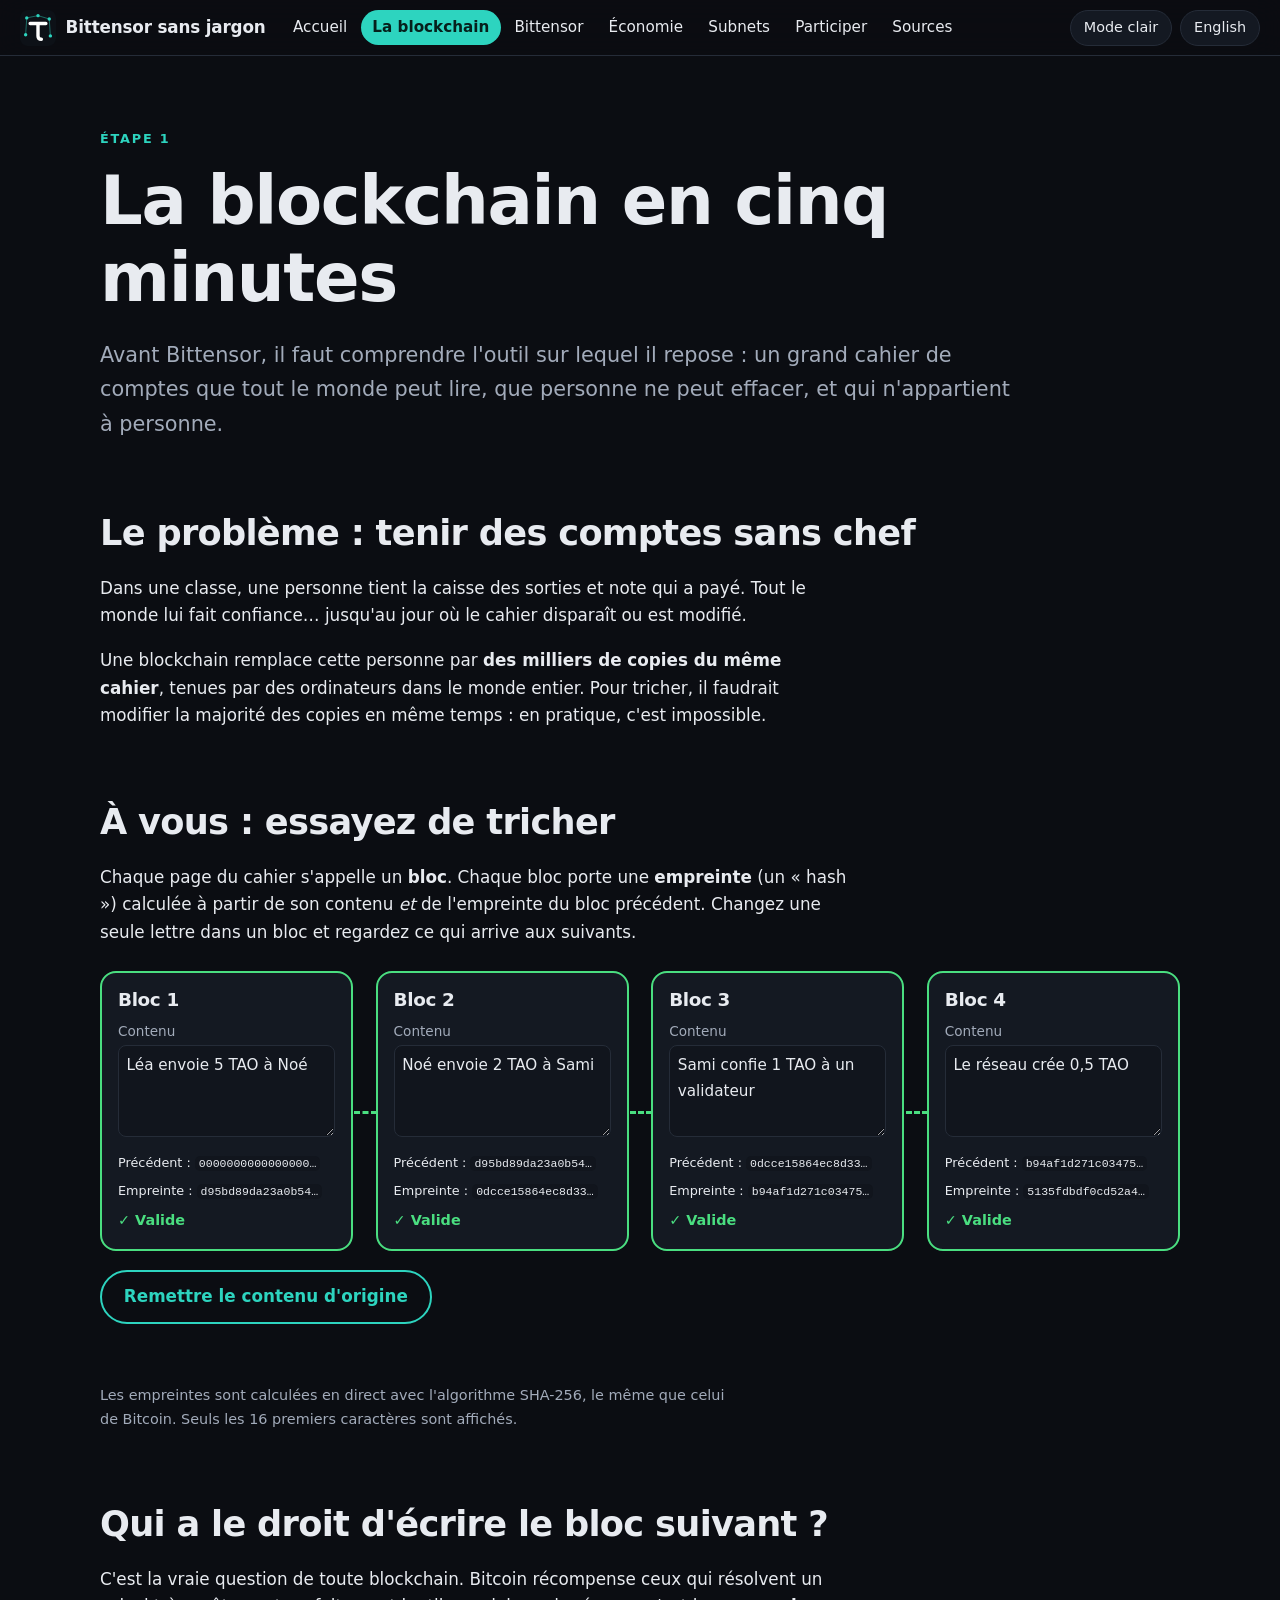
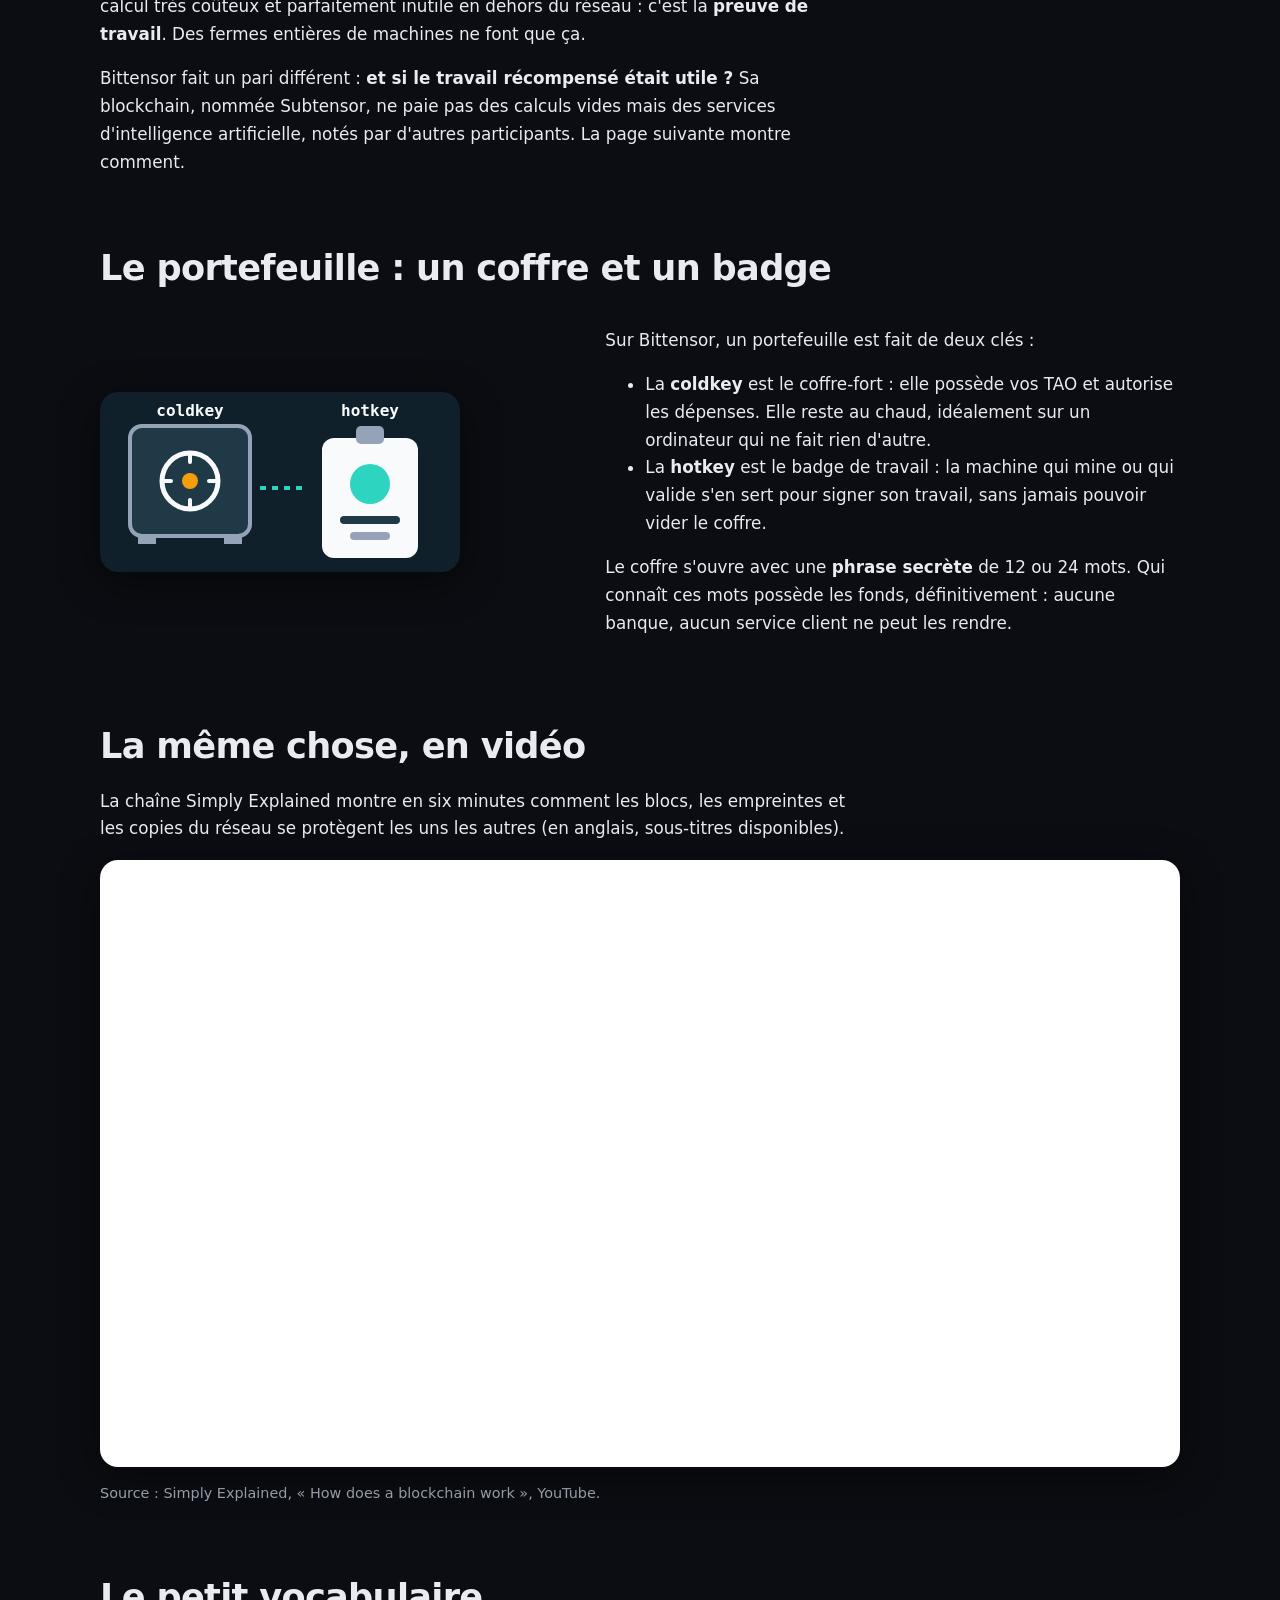
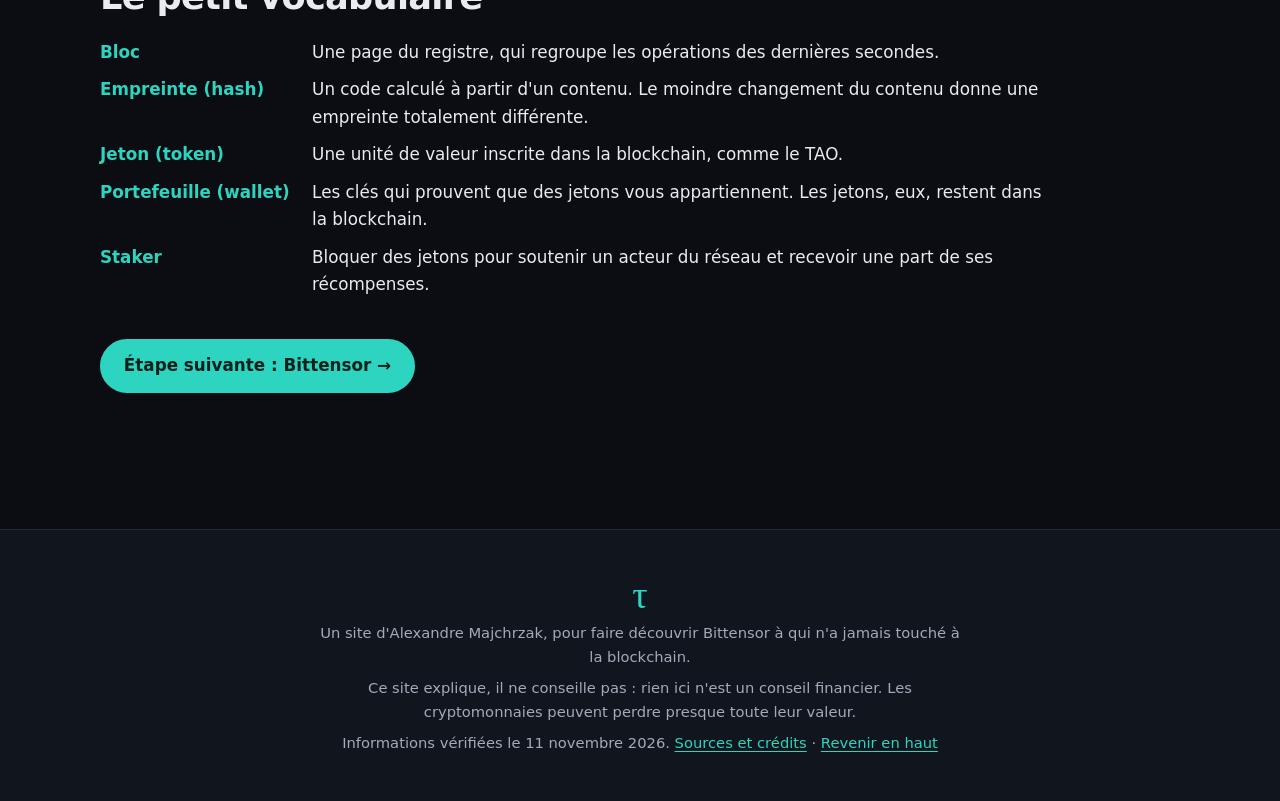
<file: blockchain.html>
<!DOCTYPE html>
<html lang="fr">
<head>
  <meta charset="utf-8">
  <meta name="viewport" content="width=device-width, initial-scale=1">
  <title>La blockchain en cinq minutes · Bittensor sans jargon</title>
  <meta name="description" content="Ce qu'est une blockchain, une empreinte, un portefeuille et une clé, avec une démonstration interactive.">
  <meta name="author" content="Alexandre Majchrzak">
  <link rel="icon" href="img/logo.svg" type="image/svg+xml">
  <link rel="alternate" hreflang="en" href="blockchain-en.html">
  <link rel="stylesheet" href="style.css">
  <script src="script.js" defer></script>
</head>
<body id="haut" class="sombre page-blockchain">
  <a class="saut" href="#contenu">Aller au contenu</a>
  <div class="progression" aria-hidden="true"><span></span></div>

  <header class="entete">
    <a class="marque" href="index.html">
      <img src="img/logo.svg" alt="" width="36" height="36">
      <span>Bittensor sans jargon</span>
    </a>
    <button class="menu-bouton" aria-expanded="false" aria-controls="menu">Menu</button>
    <nav id="menu" class="menu" aria-label="Navigation principale">
      <ul>
        <li><a href="index.html">Accueil</a></li>
        <li><a href="blockchain.html" aria-current="page">La blockchain</a></li>
        <li><a href="bittensor.html">Bittensor</a></li>
        <li><a href="economie.html">Économie</a></li>
        <li><a href="subnets.html">Subnets</a></li>
        <li><a href="participer.html">Participer</a></li>
        <li><a href="sources.html">Sources</a></li>
      </ul>
    </nav>
    <div class="outils">
      <button id="bouton-theme" class="bouton-petit" aria-pressed="true">Mode clair</button>
      <a class="bouton-petit" href="blockchain-en.html" lang="en" hreflang="en">English</a>
    </div>
  </header>

  <main id="contenu">
    <header class="entete-page">
      <p class="surtitre">Étape 1</p>
      <h1>La blockchain en cinq minutes</h1>
      <p class="chapeau">Avant Bittensor, il faut comprendre l'outil sur lequel il repose : un grand cahier de comptes que tout le monde peut lire, que personne ne peut effacer, et qui n'appartient à personne.</p>
    </header>

    <section class="apparait" aria-labelledby="titre-probleme">
      <h2 id="titre-probleme">Le problème : tenir des comptes sans chef</h2>
      <p>Dans une classe, une personne tient la caisse des sorties et note qui a payé. Tout le monde lui fait confiance… jusqu'au jour où le cahier disparaît ou est modifié.</p>
      <p>Une blockchain remplace cette personne par <strong>des milliers de copies du même cahier</strong>, tenues par des ordinateurs dans le monde entier. Pour tricher, il faudrait modifier la majorité des copies en même temps : en pratique, c'est impossible.</p>
    </section>

    <section class="apparait" aria-labelledby="titre-demo">
      <h2 id="titre-demo">À vous : essayez de tricher</h2>
      <p>Chaque page du cahier s'appelle un <strong>bloc</strong>. Chaque bloc porte une <strong>empreinte</strong> (un « hash ») calculée à partir de son contenu <em>et</em> de l'empreinte du bloc précédent. Changez une seule lettre dans un bloc et regardez ce qui arrive aux suivants.</p>
      <div id="chaine" class="chaine" data-langue="fr">
        <article class="bloc" data-index="0"><h3>Bloc 1</h3><label for="donnees-0">Contenu</label><textarea id="donnees-0" rows="3">Léa envoie 5 TAO à Noé</textarea><p class="hash-ligne">Précédent : <code class="precedent">0000…</code></p><p class="hash-ligne">Empreinte : <code class="empreinte"></code></p><p class="etat-bloc"></p></article>
        <article class="bloc" data-index="1"><h3>Bloc 2</h3><label for="donnees-1">Contenu</label><textarea id="donnees-1" rows="3">Noé envoie 2 TAO à Sami</textarea><p class="hash-ligne">Précédent : <code class="precedent"></code></p><p class="hash-ligne">Empreinte : <code class="empreinte"></code></p><p class="etat-bloc"></p></article>
        <article class="bloc" data-index="2"><h3>Bloc 3</h3><label for="donnees-2">Contenu</label><textarea id="donnees-2" rows="3">Sami confie 1 TAO à un validateur</textarea><p class="hash-ligne">Précédent : <code class="precedent"></code></p><p class="hash-ligne">Empreinte : <code class="empreinte"></code></p><p class="etat-bloc"></p></article>
        <article class="bloc" data-index="3"><h3>Bloc 4</h3><label for="donnees-3">Contenu</label><textarea id="donnees-3" rows="3">Le réseau crée 0,5 TAO</textarea><p class="hash-ligne">Précédent : <code class="precedent"></code></p><p class="hash-ligne">Empreinte : <code class="empreinte"></code></p><p class="etat-bloc"></p></article>
      </div>
      <p class="actions-demo"><button id="reparer" class="bouton bouton-contour">Remettre le contenu d'origine</button></p>
      <p class="message-demo" id="message-chaine" aria-live="polite"></p>
      <p class="note">Les empreintes sont calculées en direct avec l'algorithme SHA-256, le même que celui de Bitcoin. Seuls les 16 premiers caractères sont affichés.</p>
    </section>

    <section class="apparait" aria-labelledby="titre-qui">
      <h2 id="titre-qui">Qui a le droit d'écrire le bloc suivant ?</h2>
      <p>C'est la vraie question de toute blockchain. Bitcoin récompense ceux qui résolvent un calcul très coûteux et parfaitement inutile en dehors du réseau : c'est la <strong>preuve de travail</strong>. Des fermes entières de machines ne font que ça.</p>
      <p>Bittensor fait un pari différent : <strong>et si le travail récompensé était utile ?</strong> Sa blockchain, nommée Subtensor, ne paie pas des calculs vides mais des services d'intelligence artificielle, notés par d'autres participants. La page suivante montre comment.</p>
    </section>

    <section class="apparait" aria-labelledby="titre-cles">
      <h2 id="titre-cles">Le portefeuille : un coffre et un badge</h2>
      <div class="media-texte">
        <img src="img/cles.svg" alt="Dessin d'un coffre-fort étiqueté coldkey relié par des pointillés à un badge étiqueté hotkey" width="360" height="180">
        <div>
          <p>Sur Bittensor, un portefeuille est fait de deux clés :</p>
          <ul>
            <li>La <strong>coldkey</strong> est le coffre-fort : elle possède vos TAO et autorise les dépenses. Elle reste au chaud, idéalement sur un ordinateur qui ne fait rien d'autre.</li>
            <li>La <strong>hotkey</strong> est le badge de travail : la machine qui mine ou qui valide s'en sert pour signer son travail, sans jamais pouvoir vider le coffre.</li>
          </ul>
          <p>Le coffre s'ouvre avec une <strong>phrase secrète</strong> de 12 ou 24 mots. Qui connaît ces mots possède les fonds, définitivement : aucune banque, aucun service client ne peut les rendre.</p>
        </div>
      </div>
    </section>

    <section class="apparait" aria-labelledby="titre-video-chaine">
      <h2 id="titre-video-chaine">La même chose, en vidéo</h2>
      <p>La chaîne Simply Explained montre en six minutes comment les blocs, les empreintes et les copies du réseau se protègent les uns les autres (en anglais, sous-titres disponibles).</p>
      <div class="video">
        <iframe src="https://www.youtube-nocookie.com/embed/SSo_EIwHSd4" title="Vidéo : How does a blockchain work, par Simply Explained" loading="lazy" allow="encrypted-media; picture-in-picture" allowfullscreen></iframe>
      </div>
      <p class="source">Source : Simply Explained, « How does a blockchain work », YouTube.</p>
    </section>

    <section class="apparait" aria-labelledby="titre-glossaire">
      <h2 id="titre-glossaire">Le petit vocabulaire</h2>
      <dl class="glossaire">
        <dt>Bloc</dt><dd>Une page du registre, qui regroupe les opérations des dernières secondes.</dd>
        <dt>Empreinte (hash)</dt><dd>Un code calculé à partir d'un contenu. Le moindre changement du contenu donne une empreinte totalement différente.</dd>
        <dt>Jeton (token)</dt><dd>Une unité de valeur inscrite dans la blockchain, comme le TAO.</dd>
        <dt>Portefeuille (wallet)</dt><dd>Les clés qui prouvent que des jetons vous appartiennent. Les jetons, eux, restent dans la blockchain.</dd>
        <dt>Staker</dt><dd>Bloquer des jetons pour soutenir un acteur du réseau et recevoir une part de ses récompenses.</dd>
      </dl>
      <p class="suite"><a class="bouton" href="bittensor.html">Étape suivante : Bittensor →</a></p>
    </section>
  </main>

  <footer class="pied">
    <p class="pied-logo">τ</p>
    <p>Un site d'Alexandre Majchrzak, pour faire découvrir Bittensor à qui n'a jamais touché à la blockchain.</p>
    <p>Ce site explique, il ne conseille pas : rien ici n'est un conseil financier. Les cryptomonnaies peuvent perdre presque toute leur valeur.</p>
    <p>Informations vérifiées le 11 novembre 2026. <a href="sources.html">Sources et crédits</a> · <a href="#haut">Revenir en haut</a></p>
  </footer>
</body>
</html>
</file>
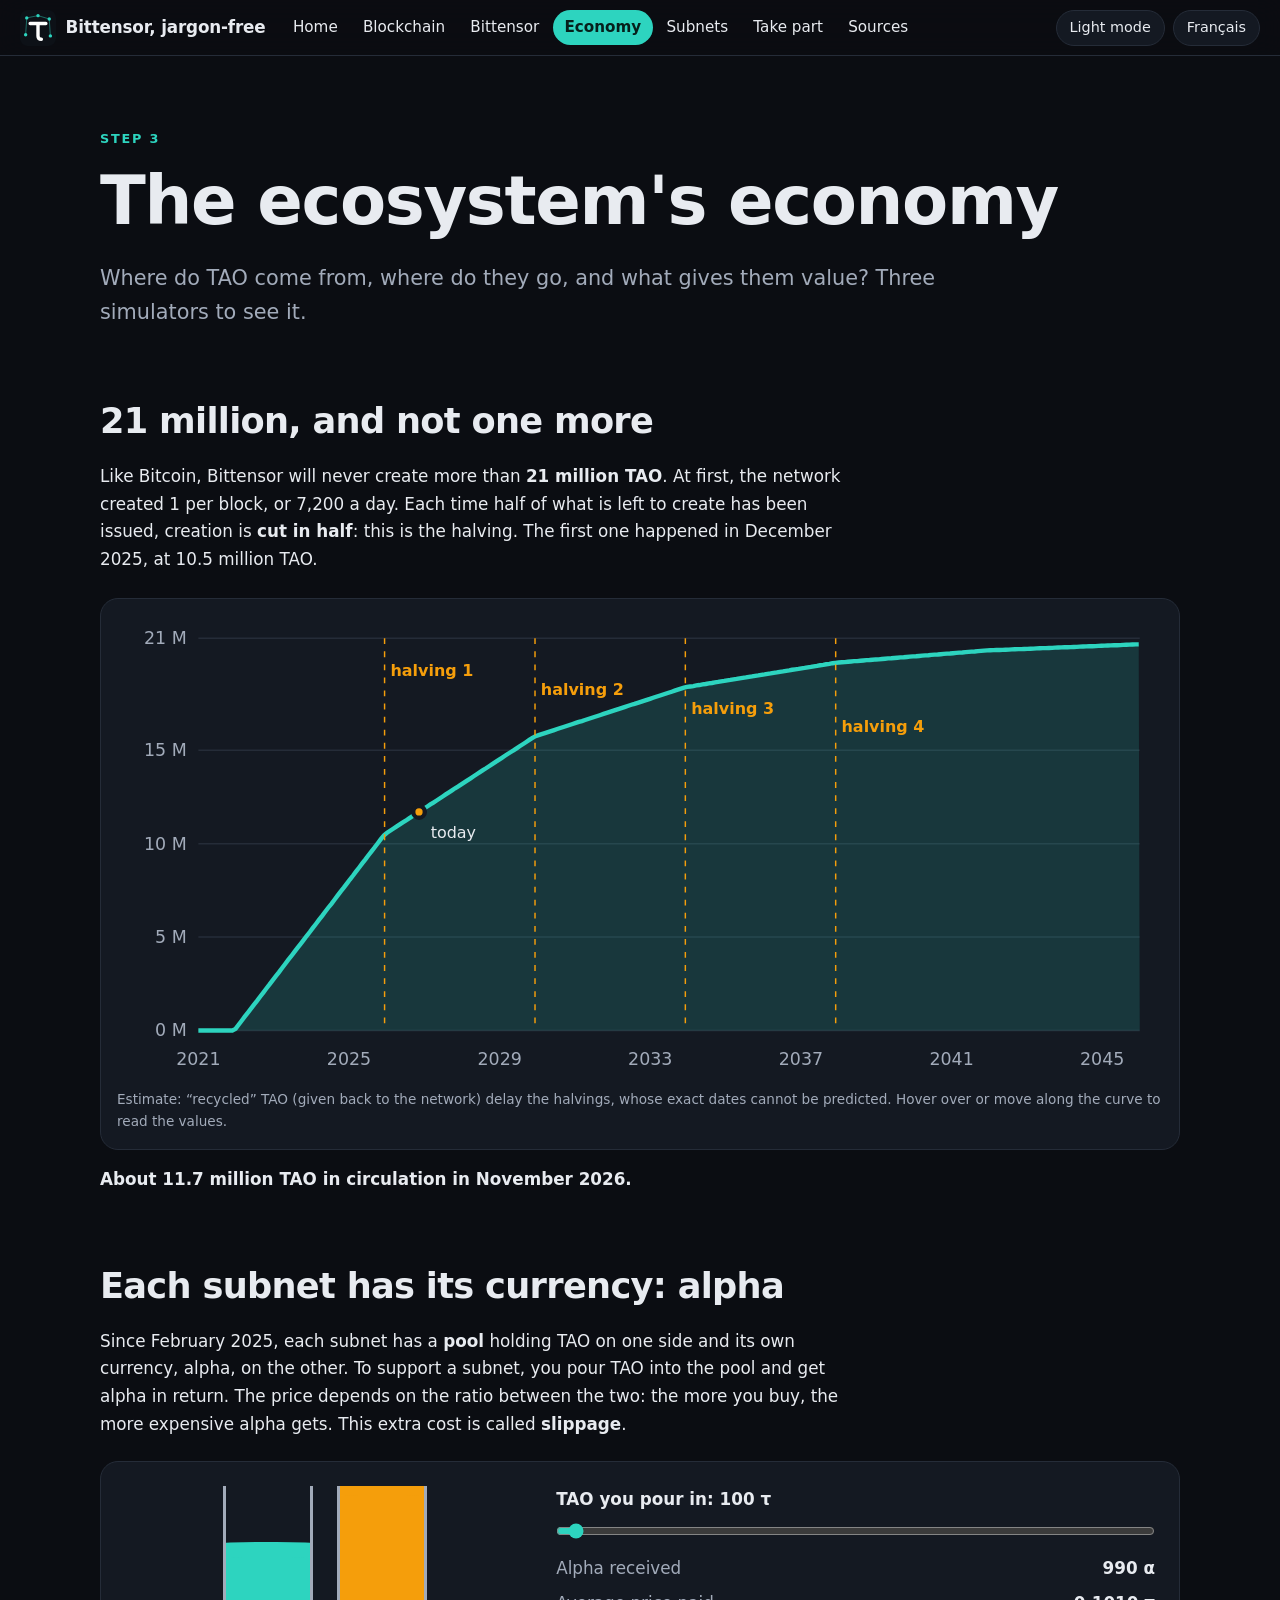
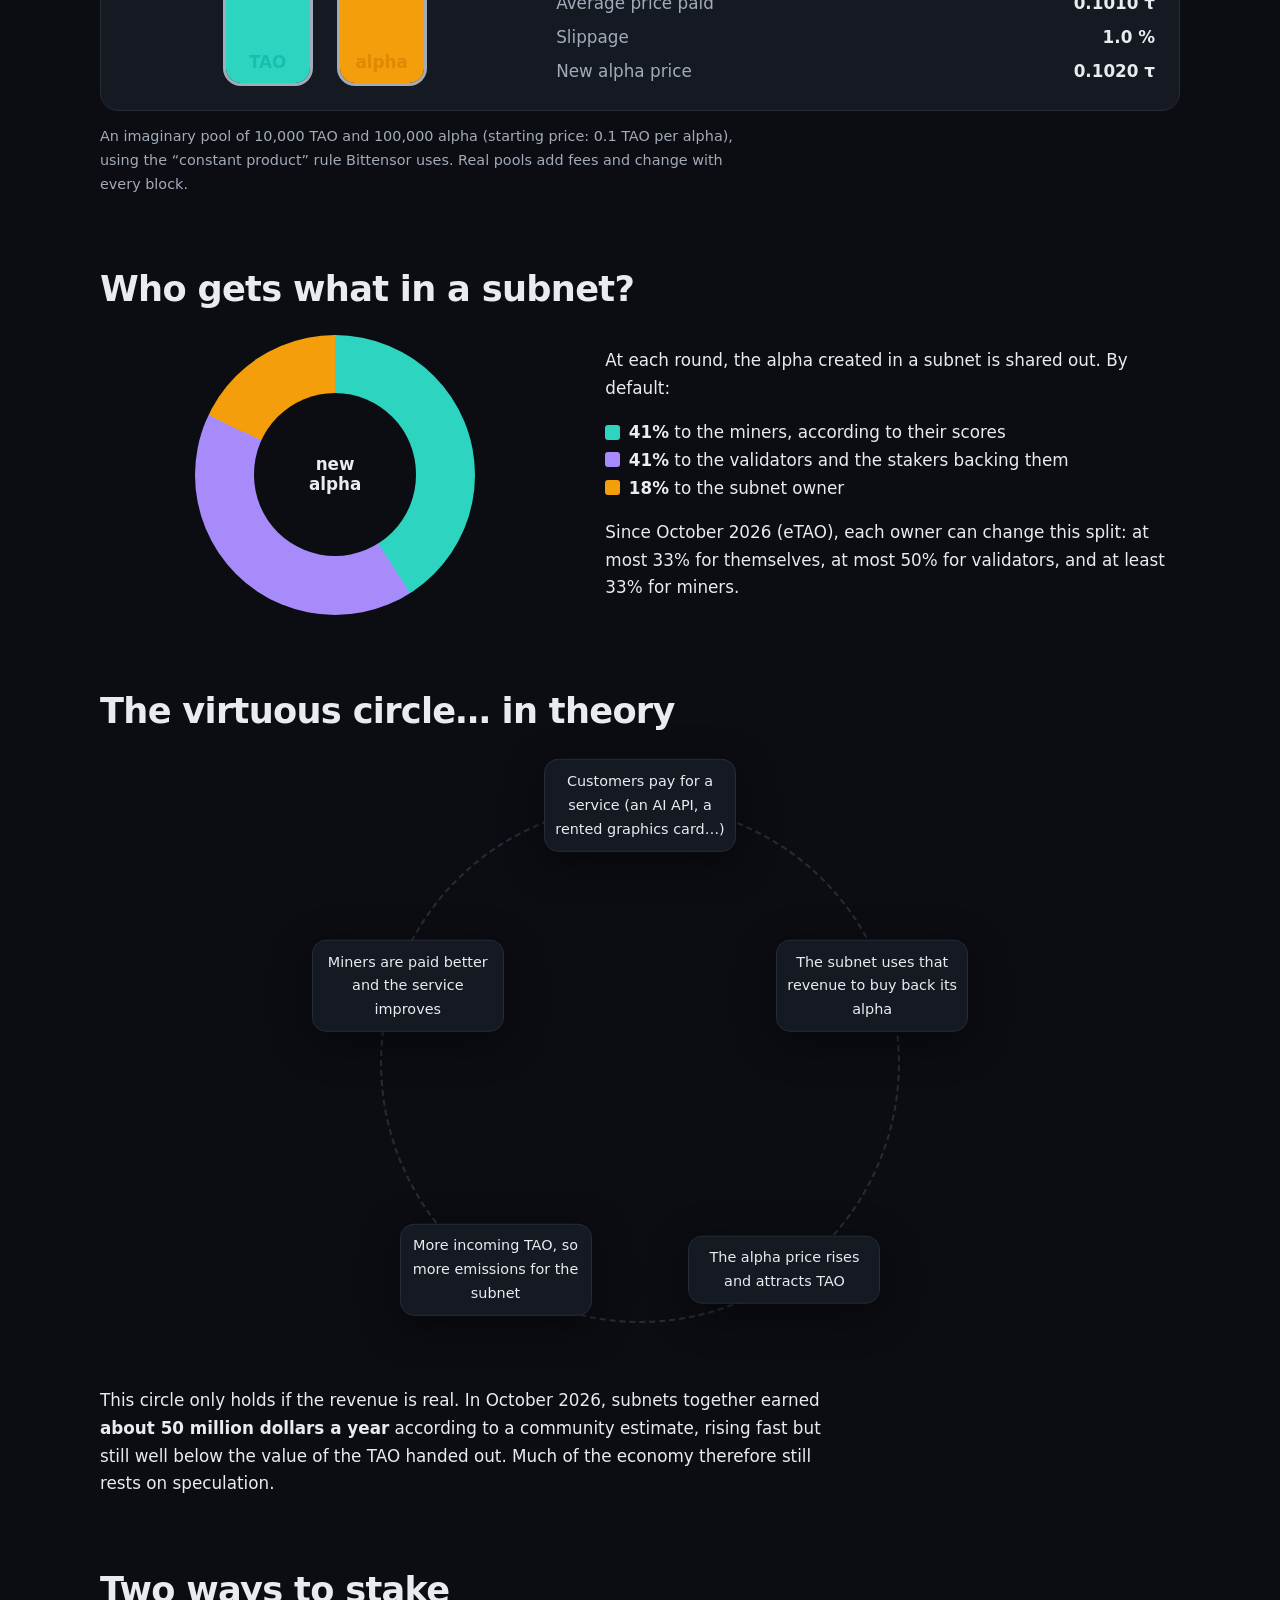
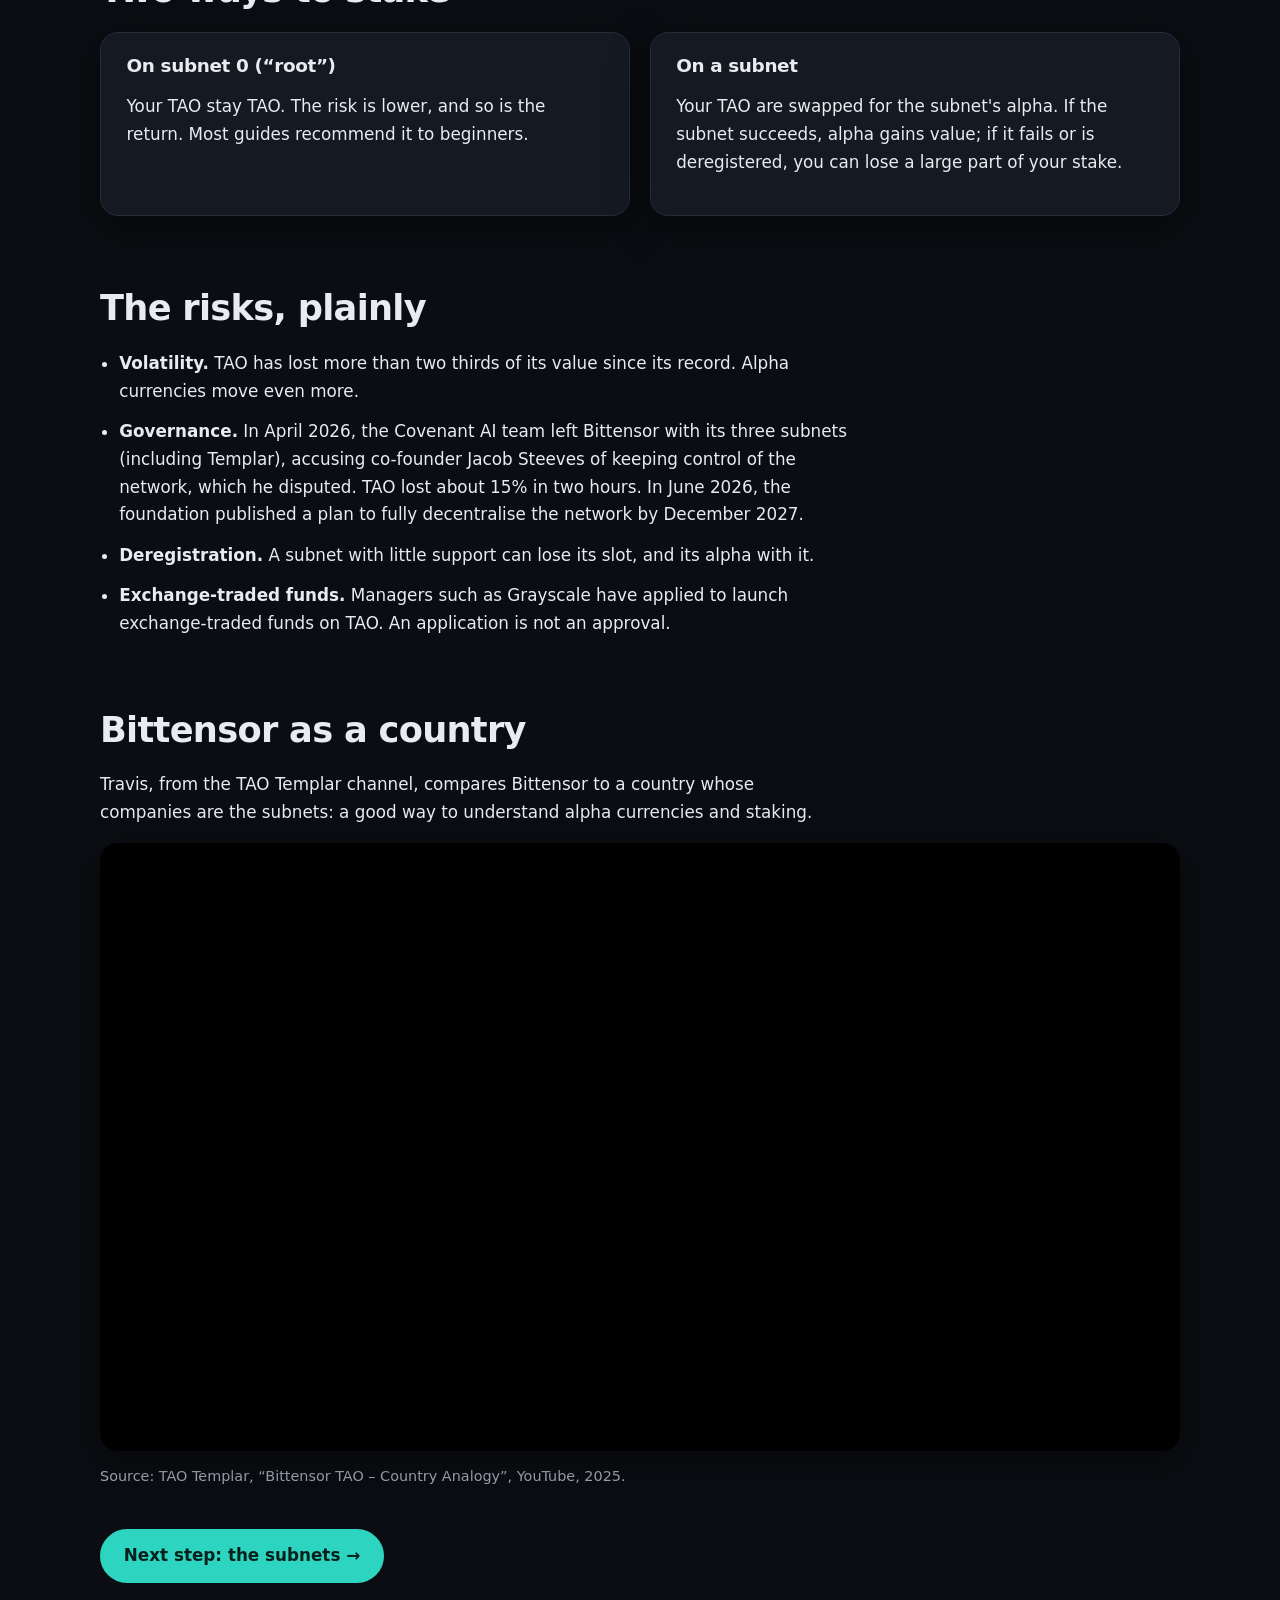
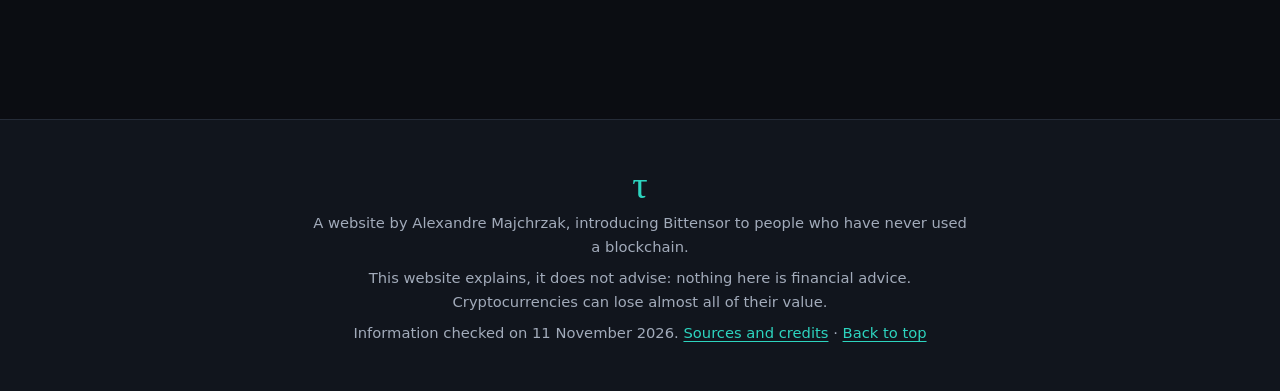
<file: economie-en.html>
<!DOCTYPE html>
<html lang="en">
<head>
  <meta charset="utf-8">
  <meta name="viewport" content="width=device-width, initial-scale=1">
  <title>The ecosystem's economy · Bittensor, jargon-free</title>
  <meta name="description" content="TAO supply, halvings, subnet alpha currencies, reward sharing, real revenue and risks.">
  <meta name="author" content="Alexandre Majchrzak">
  <link rel="icon" href="img/logo.svg" type="image/svg+xml">
  <link rel="alternate" hreflang="fr" href="economie.html">
  <link rel="stylesheet" href="style.css">
  <script src="script.js" defer></script>
</head>
<body id="haut" class="sombre page-economie">
  <a class="saut" href="#contenu">Skip to content</a>
  <div class="progression" aria-hidden="true"><span></span></div>

  <header class="entete">
    <a class="marque" href="index-en.html">
      <img src="img/logo.svg" alt="" width="36" height="36">
      <span>Bittensor, jargon-free</span>
    </a>
    <button class="menu-bouton" aria-expanded="false" aria-controls="menu">Menu</button>
    <nav id="menu" class="menu" aria-label="Main navigation">
      <ul>
        <li><a href="index-en.html">Home</a></li>
        <li><a href="blockchain-en.html">Blockchain</a></li>
        <li><a href="bittensor-en.html">Bittensor</a></li>
        <li><a href="economie-en.html" aria-current="page">Economy</a></li>
        <li><a href="subnets-en.html">Subnets</a></li>
        <li><a href="participer-en.html">Take part</a></li>
        <li><a href="sources-en.html">Sources</a></li>
      </ul>
    </nav>
    <div class="outils">
      <button id="bouton-theme" class="bouton-petit" aria-pressed="true">Light mode</button>
      <a class="bouton-petit" href="economie.html" lang="fr" hreflang="fr">Français</a>
    </div>
  </header>

  <main id="contenu">
    <header class="entete-page">
      <p class="surtitre">Step 3</p>
      <h1>The ecosystem's economy</h1>
      <p class="chapeau">Where do TAO come from, where do they go, and what gives them value? Three simulators to see it.</p>
    </header>

    <section class="apparait" aria-labelledby="titre-offre">
      <h2 id="titre-offre">21 million, and not one more</h2>
      <p>Like Bitcoin, Bittensor will never create more than <strong>21 million TAO</strong>. At first, the network created 1 per block, or 7,200 a day. Each time half of what is left to create has been issued, creation is <strong>cut in half</strong>: this is the halving. The first one happened in December 2025, at 10.5 million TAO.</p>
      <figure class="graphique">
        <svg id="graphique-offre" viewBox="0 0 720 320" role="img" aria-labelledby="titre-graphique desc-graphique"><title id="titre-graphique">TAO in circulation, from 2021 to 2045</title><desc id="desc-graphique">The curve rises fast up to 10.5 million in December 2025, then more and more slowly towards 21 million, with a halving about every four years.</desc></svg>
        <figcaption>Estimate: “recycled” TAO (given back to the network) delay the halvings, whose exact dates cannot be predicted. Hover over or move along the curve to read the values.</figcaption>
      </figure>
      <p class="info-courbe" id="info-courbe" aria-live="polite">About 11.7 million TAO in circulation in November 2026.</p>
    </section>

    <section class="apparait" aria-labelledby="titre-alpha">
      <h2 id="titre-alpha">Each subnet has its currency: alpha</h2>
      <p>Since February 2025, each subnet has a <strong>pool</strong> holding TAO on one side and its own currency, alpha, on the other. To support a subnet, you pour TAO into the pool and get alpha in return. The price depends on the ratio between the two: the more you buy, the more expensive alpha gets. This extra cost is called <strong>slippage</strong>.</p>
      <div id="reservoir" class="reservoir" data-langue="en">
        <div class="reservoir-visuel" aria-hidden="true">
          <div class="cuve"><div class="niveau niveau-tao"></div><span>TAO</span></div>
          <div class="cuve"><div class="niveau niveau-alpha"></div><span>alpha</span></div>
        </div>
        <div class="reservoir-commandes">
          <label for="montant-tao">TAO you pour in: <output id="sortie-tao">100</output></label>
          <input type="range" id="montant-tao" min="0" max="5000" step="50" value="100">
          <dl class="resultats">
            <dt>Alpha received</dt><dd id="alpha-recus">–</dd>
            <dt>Average price paid</dt><dd id="prix-moyen">–</dd>
            <dt>Slippage</dt><dd id="glissement">–</dd>
            <dt>New alpha price</dt><dd id="nouveau-prix">–</dd>
          </dl>
        </div>
      </div>
      <p class="note">An imaginary pool of 10,000 TAO and 100,000 alpha (starting price: 0.1 TAO per alpha), using the “constant product” rule Bittensor uses. Real pools add fees and change with every block.</p>
    </section>

    <section class="apparait" aria-labelledby="titre-partage">
      <h2 id="titre-partage">Who gets what in a subnet?</h2>
      <div class="media-texte">
        <div class="donut" role="img" aria-label="Default split: 41% to miners, 41% to validators and their stakers, 18% to the owner"><span>new<br>alpha</span></div>
        <div>
          <p>At each round, the alpha created in a subnet is shared out. By default:</p>
          <ul class="legende">
            <li><i class="c1"></i><strong>41%</strong> to the miners, according to their scores</li>
            <li><i class="c2"></i><strong>41%</strong> to the validators and the stakers backing them</li>
            <li><i class="c3"></i><strong>18%</strong> to the subnet owner</li>
          </ul>
          <p>Since October 2026 (eTAO), each owner can change this split: at most 33% for themselves, at most 50% for validators, and at least 33% for miners.</p>
        </div>
      </div>
    </section>

    <section class="apparait" aria-labelledby="titre-boucle">
      <h2 id="titre-boucle">The virtuous circle… in theory</h2>
      <div class="boucle" aria-describedby="boucle-texte">
        <span class="point-boucle" aria-hidden="true"></span>
        <ol id="boucle-texte">
          <li>Customers pay for a service (an AI API, a rented graphics card…)</li>
          <li>The subnet uses that revenue to buy back its alpha</li>
          <li>The alpha price rises and attracts TAO</li>
          <li>More incoming TAO, so more emissions for the subnet</li>
          <li>Miners are paid better and the service improves</li>
        </ol>
      </div>
      <p>This circle only holds if the revenue is real. In October 2026, subnets together earned <strong>about 50 million dollars a year</strong> according to a community estimate, rising fast but still well below the value of the TAO handed out. Much of the economy therefore still rests on speculation.</p>
    </section>

    <section class="apparait" aria-labelledby="titre-root">
      <h2 id="titre-root">Two ways to stake</h2>
      <div class="grille-2">
        <article class="encadre"><h3>On subnet 0 (“root”)</h3><p>Your TAO stay TAO. The risk is lower, and so is the return. Most guides recommend it to beginners.</p></article>
        <article class="encadre"><h3>On a subnet</h3><p>Your TAO are swapped for the subnet's alpha. If the subnet succeeds, alpha gains value; if it fails or is deregistered, you can lose a large part of your stake.</p></article>
      </div>
    </section>

    <section class="apparait" aria-labelledby="titre-risques">
      <h2 id="titre-risques">The risks, plainly</h2>
      <ul class="liste-risques">
        <li><strong>Volatility.</strong> TAO has lost more than two thirds of its value since its record. Alpha currencies move even more.</li>
        <li><strong>Governance.</strong> In April 2026, the Covenant AI team left Bittensor with its three subnets (including Templar), accusing co-founder Jacob Steeves of keeping control of the network, which he disputed. TAO lost about 15% in two hours. In June 2026, the foundation published a plan to fully decentralise the network by December 2027.</li>
        <li><strong>Deregistration.</strong> A subnet with little support can lose its slot, and its alpha with it.</li>
        <li><strong>Exchange-traded funds.</strong> Managers such as Grayscale have applied to launch exchange-traded funds on TAO. An application is not an approval.</li>
      </ul>
    </section>

    <section class="apparait" aria-labelledby="titre-video-pays">
      <h2 id="titre-video-pays">Bittensor as a country</h2>
      <p>Travis, from the TAO Templar channel, compares Bittensor to a country whose companies are the subnets: a good way to understand alpha currencies and staking.</p>
      <div class="video">
        <iframe src="https://www.youtube-nocookie.com/embed/tiZsE5Ly7rM" title="Video: Bittensor TAO, the country analogy, by TAO Templar" loading="lazy" allow="encrypted-media; picture-in-picture" allowfullscreen></iframe>
      </div>
      <p class="source">Source: TAO Templar, “Bittensor TAO – Country Analogy”, YouTube, 2025.</p>
      <p class="suite"><a class="bouton" href="subnets-en.html">Next step: the subnets →</a></p>
    </section>
  </main>

  <footer class="pied">
    <p class="pied-logo">τ</p>
    <p>A website by Alexandre Majchrzak, introducing Bittensor to people who have never used a blockchain.</p>
    <p>This website explains, it does not advise: nothing here is financial advice. Cryptocurrencies can lose almost all of their value.</p>
    <p>Information checked on 11 November 2026. <a href="sources-en.html">Sources and credits</a> · <a href="#haut">Back to top</a></p>
  </footer>
</body>
</html>
</file>
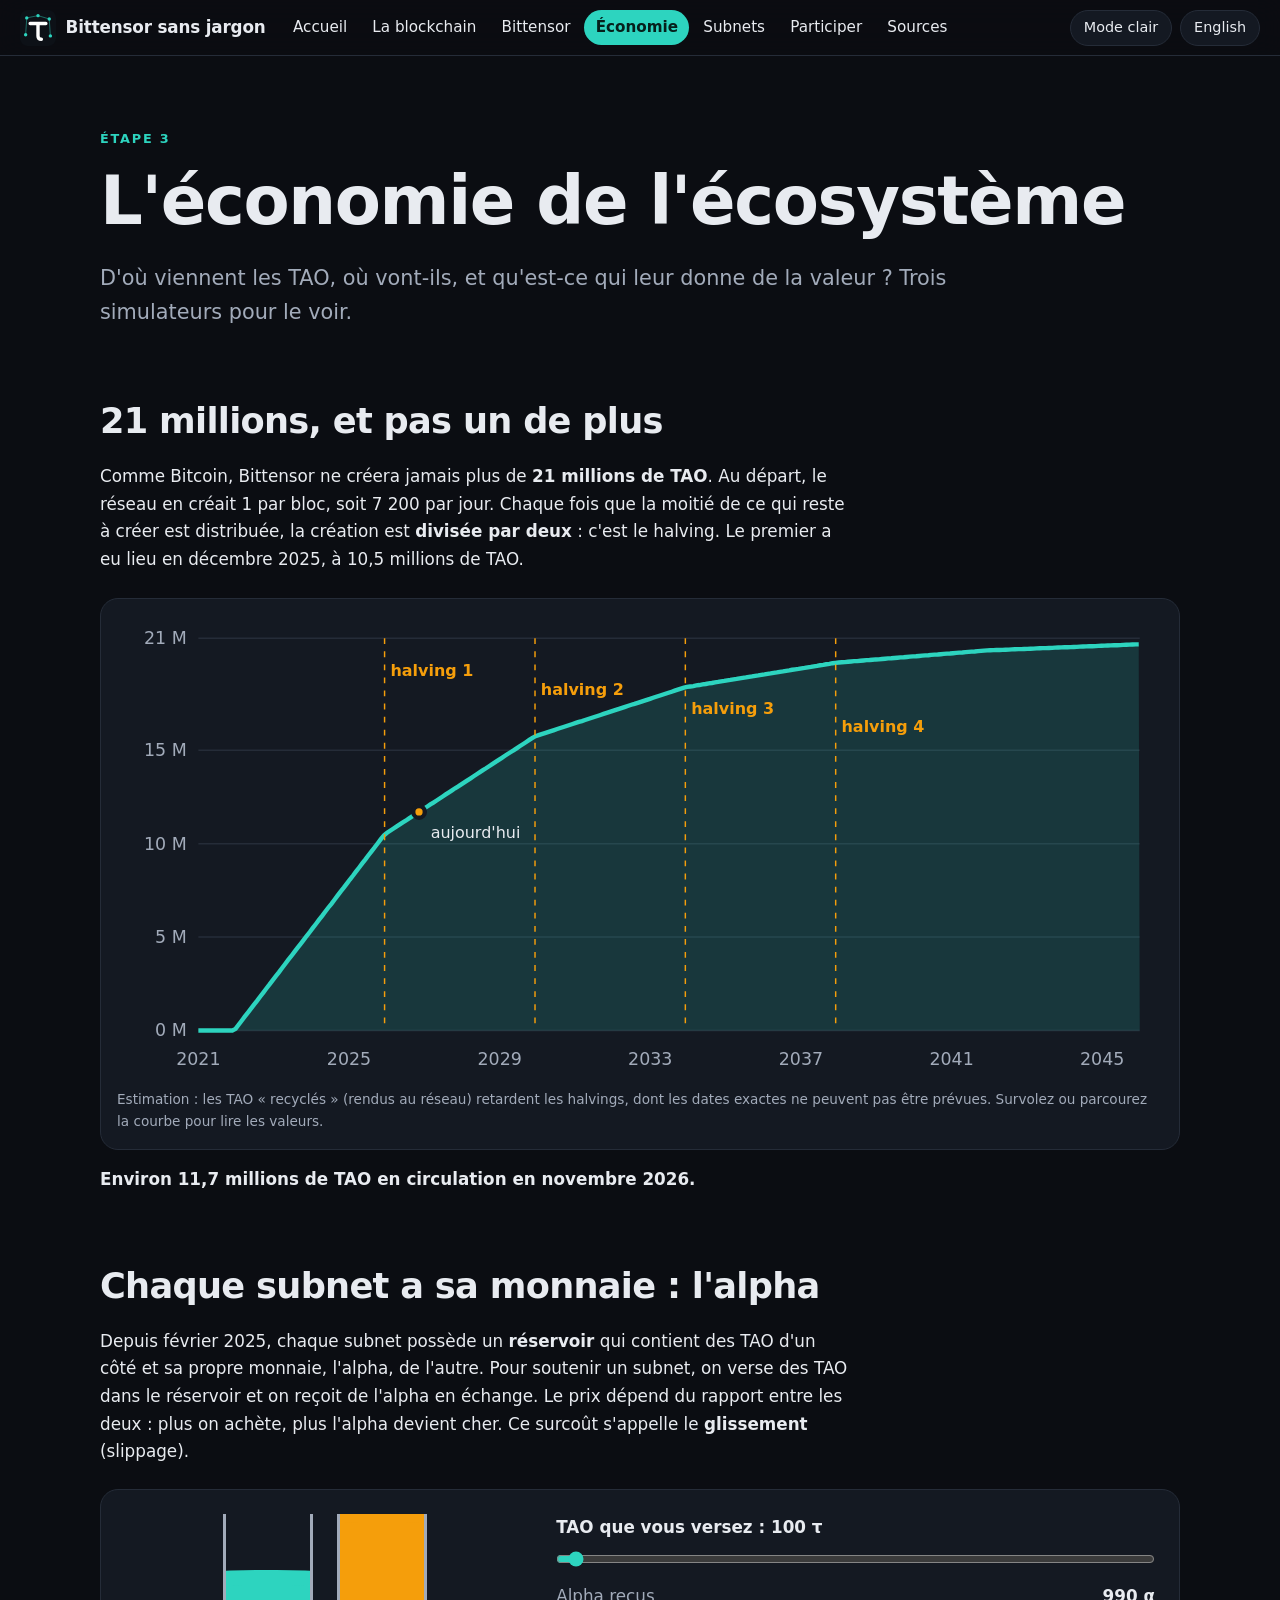
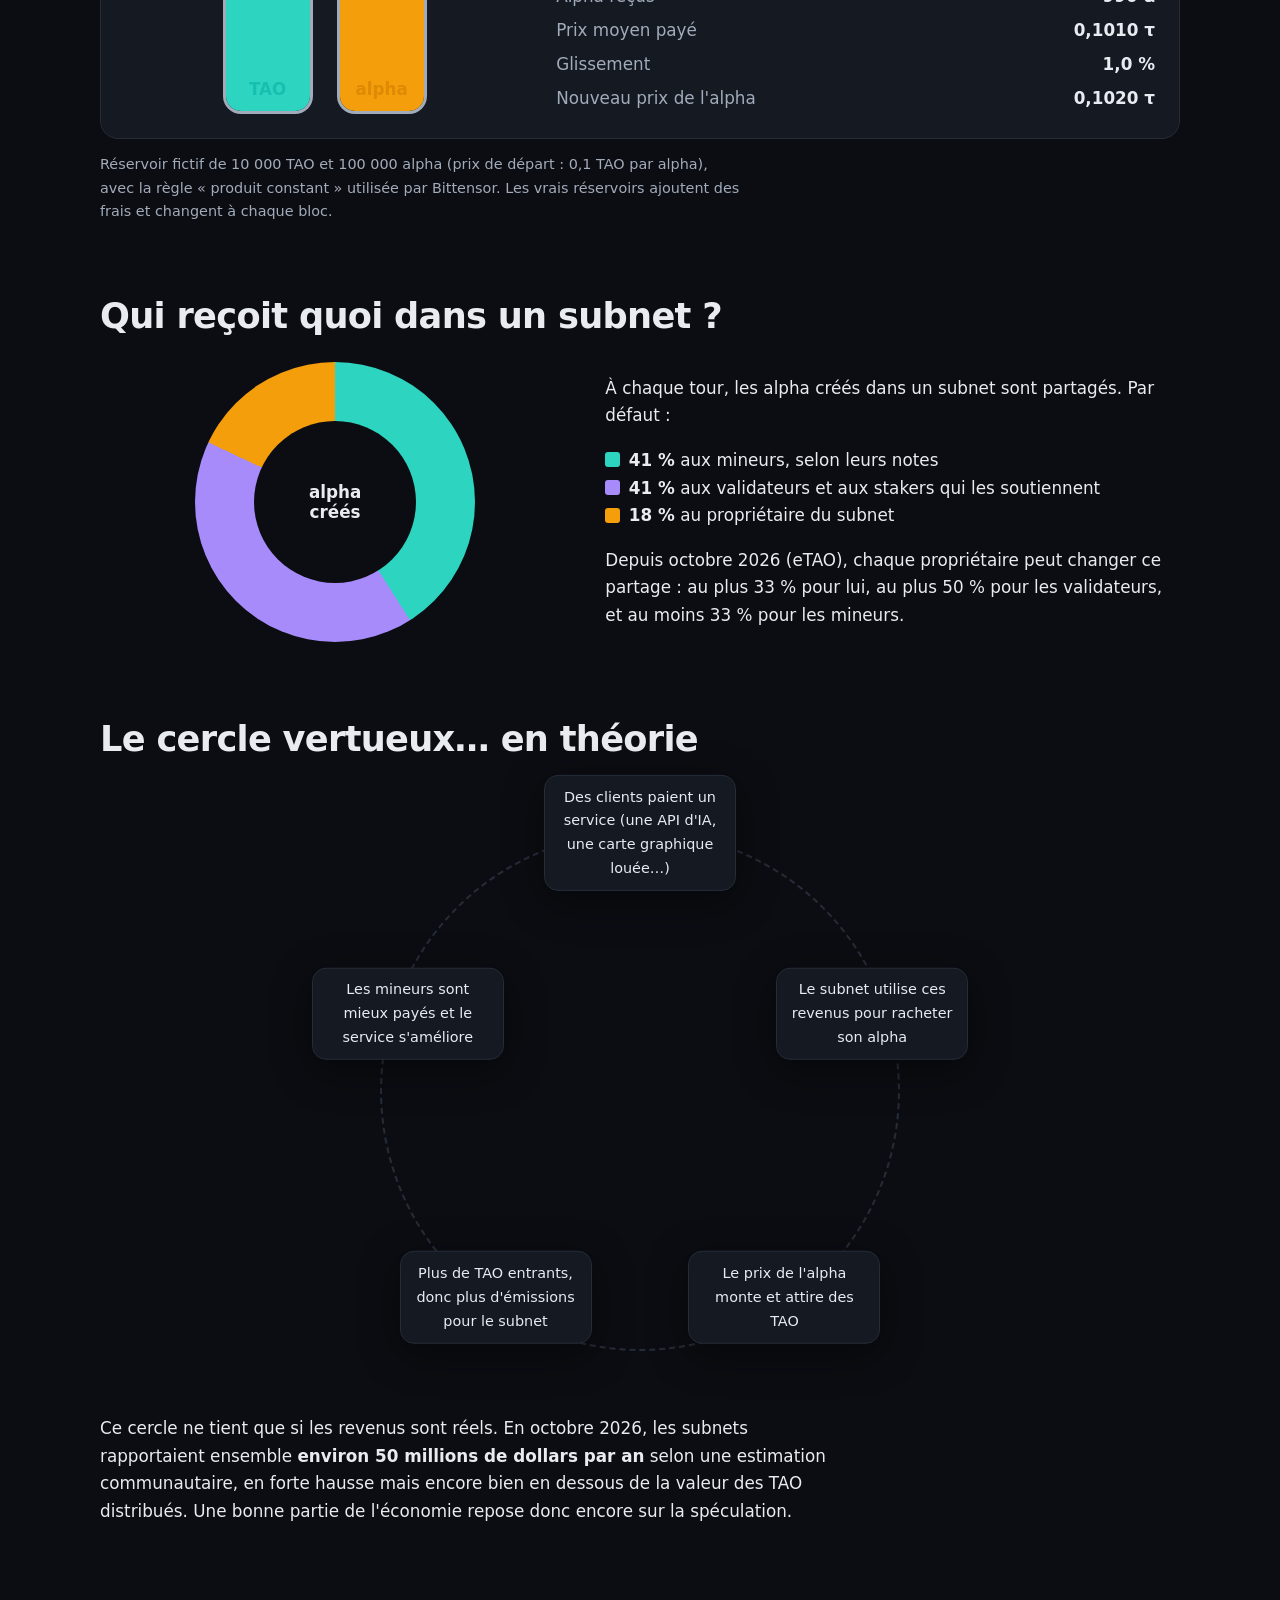
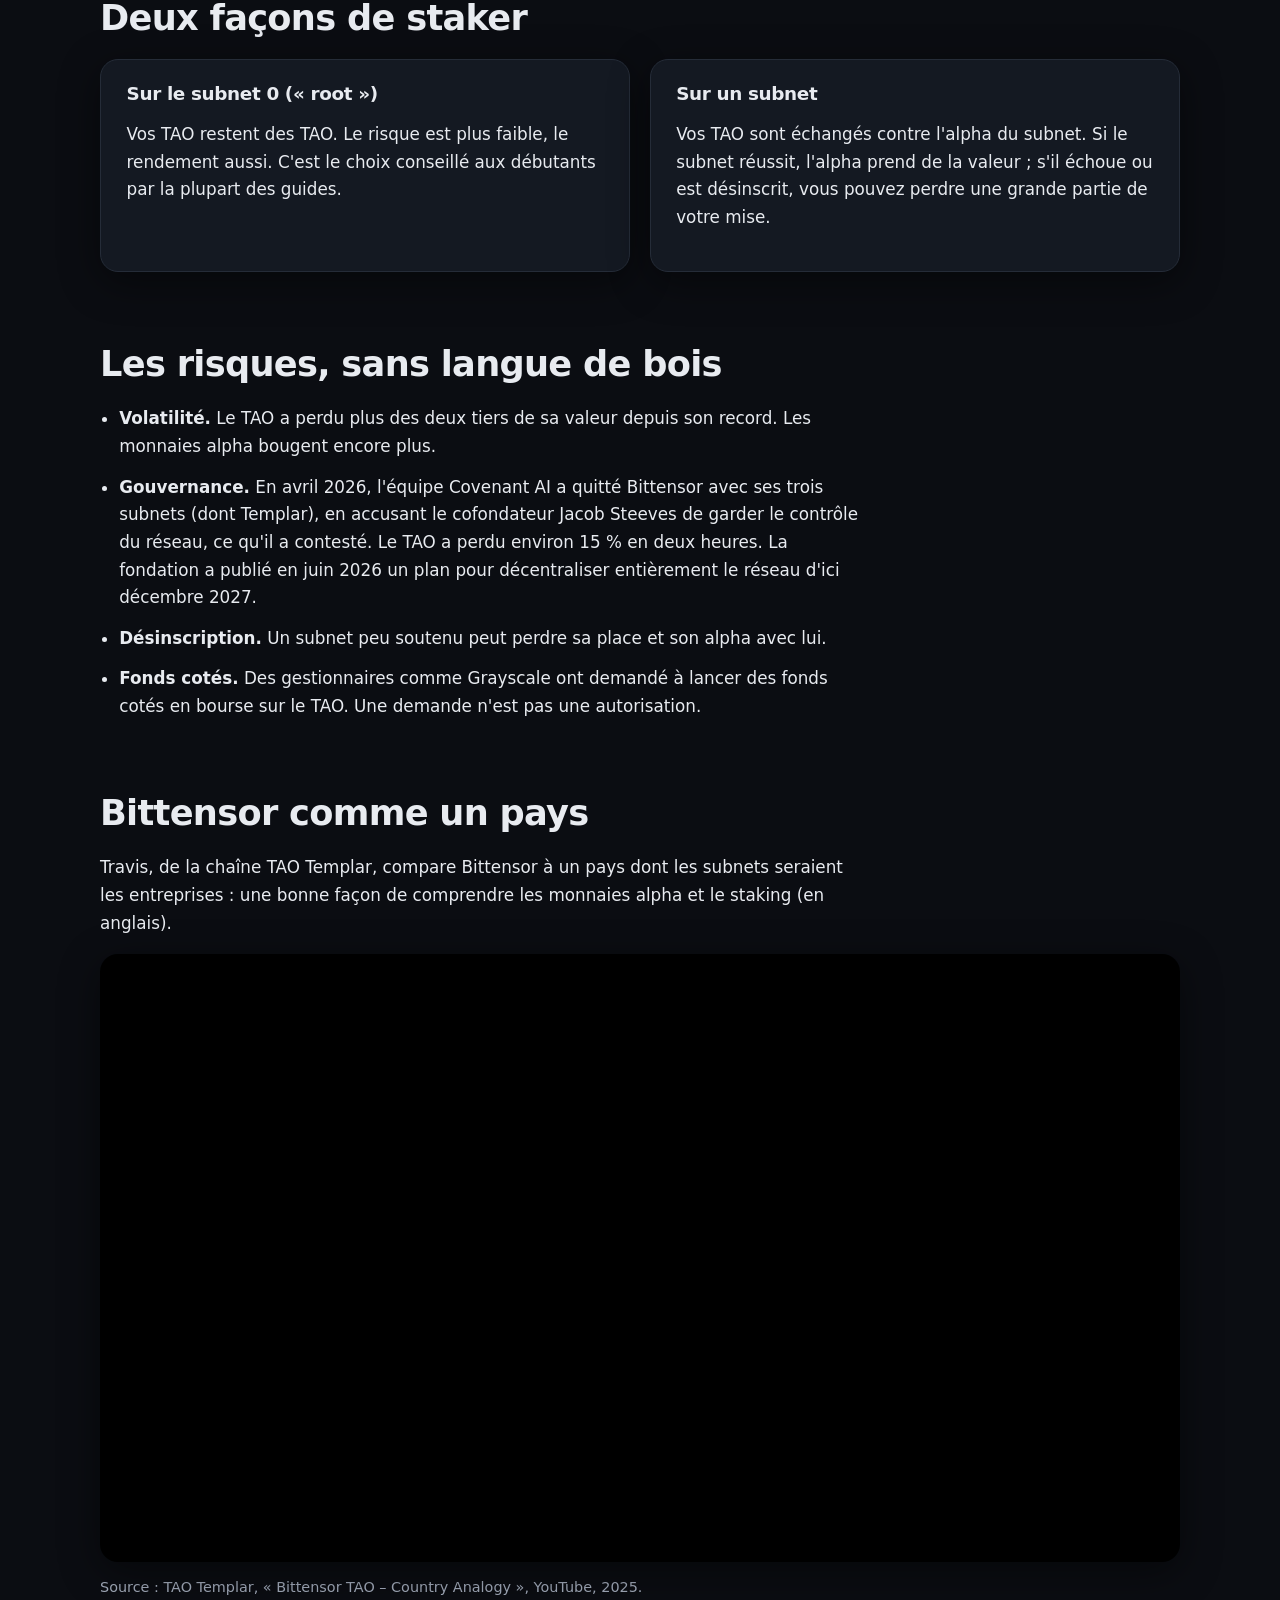
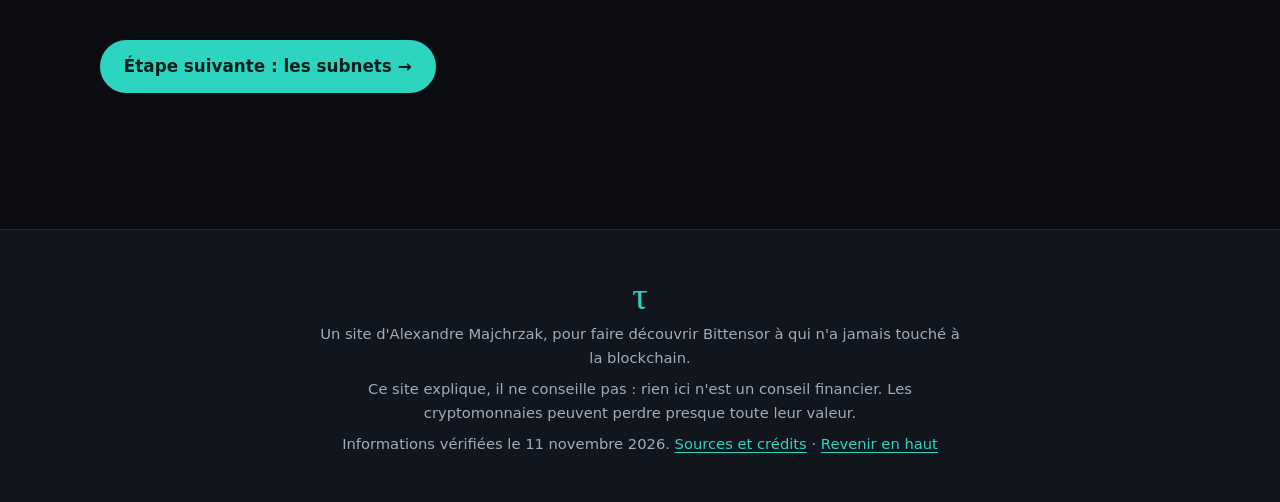
<file: economie.html>
<!DOCTYPE html>
<html lang="fr">
<head>
  <meta charset="utf-8">
  <meta name="viewport" content="width=device-width, initial-scale=1">
  <title>L'économie de l'écosystème · Bittensor sans jargon</title>
  <meta name="description" content="Offre de TAO, réductions de moitié, monnaies alpha des subnets, partage des récompenses, revenus réels et risques.">
  <meta name="author" content="Alexandre Majchrzak">
  <link rel="icon" href="img/logo.svg" type="image/svg+xml">
  <link rel="alternate" hreflang="en" href="economie-en.html">
  <link rel="stylesheet" href="style.css">
  <script src="script.js" defer></script>
</head>
<body id="haut" class="sombre page-economie">
  <a class="saut" href="#contenu">Aller au contenu</a>
  <div class="progression" aria-hidden="true"><span></span></div>

  <header class="entete">
    <a class="marque" href="index.html">
      <img src="img/logo.svg" alt="" width="36" height="36">
      <span>Bittensor sans jargon</span>
    </a>
    <button class="menu-bouton" aria-expanded="false" aria-controls="menu">Menu</button>
    <nav id="menu" class="menu" aria-label="Navigation principale">
      <ul>
        <li><a href="index.html">Accueil</a></li>
        <li><a href="blockchain.html">La blockchain</a></li>
        <li><a href="bittensor.html">Bittensor</a></li>
        <li><a href="economie.html" aria-current="page">Économie</a></li>
        <li><a href="subnets.html">Subnets</a></li>
        <li><a href="participer.html">Participer</a></li>
        <li><a href="sources.html">Sources</a></li>
      </ul>
    </nav>
    <div class="outils">
      <button id="bouton-theme" class="bouton-petit" aria-pressed="true">Mode clair</button>
      <a class="bouton-petit" href="economie-en.html" lang="en" hreflang="en">English</a>
    </div>
  </header>

  <main id="contenu">
    <header class="entete-page">
      <p class="surtitre">Étape 3</p>
      <h1>L'économie de l'écosystème</h1>
      <p class="chapeau">D'où viennent les TAO, où vont-ils, et qu'est-ce qui leur donne de la valeur ? Trois simulateurs pour le voir.</p>
    </header>

    <section class="apparait" aria-labelledby="titre-offre">
      <h2 id="titre-offre">21 millions, et pas un de plus</h2>
      <p>Comme Bitcoin, Bittensor ne créera jamais plus de <strong>21 millions de TAO</strong>. Au départ, le réseau en créait 1 par bloc, soit 7 200 par jour. Chaque fois que la moitié de ce qui reste à créer est distribuée, la création est <strong>divisée par deux</strong> : c'est le halving. Le premier a eu lieu en décembre 2025, à 10,5 millions de TAO.</p>
      <figure class="graphique">
        <svg id="graphique-offre" viewBox="0 0 720 320" role="img" aria-labelledby="titre-graphique desc-graphique"><title id="titre-graphique">Nombre de TAO en circulation, de 2021 à 2045</title><desc id="desc-graphique">La courbe monte vite jusqu'à 10,5 millions en décembre 2025, puis de plus en plus lentement vers 21 millions, avec une réduction de moitié environ tous les quatre ans.</desc></svg>
        <figcaption>Estimation : les TAO « recyclés » (rendus au réseau) retardent les halvings, dont les dates exactes ne peuvent pas être prévues. Survolez ou parcourez la courbe pour lire les valeurs.</figcaption>
      </figure>
      <p class="info-courbe" id="info-courbe" aria-live="polite">Environ 11,7 millions de TAO en circulation en novembre 2026.</p>
    </section>

    <section class="apparait" aria-labelledby="titre-alpha">
      <h2 id="titre-alpha">Chaque subnet a sa monnaie : l'alpha</h2>
      <p>Depuis février 2025, chaque subnet possède un <strong>réservoir</strong> qui contient des TAO d'un côté et sa propre monnaie, l'alpha, de l'autre. Pour soutenir un subnet, on verse des TAO dans le réservoir et on reçoit de l'alpha en échange. Le prix dépend du rapport entre les deux : plus on achète, plus l'alpha devient cher. Ce surcoût s'appelle le <strong>glissement</strong> (slippage).</p>
      <div id="reservoir" class="reservoir" data-langue="fr">
        <div class="reservoir-visuel" aria-hidden="true">
          <div class="cuve"><div class="niveau niveau-tao"></div><span>TAO</span></div>
          <div class="cuve"><div class="niveau niveau-alpha"></div><span>alpha</span></div>
        </div>
        <div class="reservoir-commandes">
          <label for="montant-tao">TAO que vous versez : <output id="sortie-tao">100</output></label>
          <input type="range" id="montant-tao" min="0" max="5000" step="50" value="100">
          <dl class="resultats">
            <dt>Alpha reçus</dt><dd id="alpha-recus">–</dd>
            <dt>Prix moyen payé</dt><dd id="prix-moyen">–</dd>
            <dt>Glissement</dt><dd id="glissement">–</dd>
            <dt>Nouveau prix de l'alpha</dt><dd id="nouveau-prix">–</dd>
          </dl>
        </div>
      </div>
      <p class="note">Réservoir fictif de 10 000 TAO et 100 000 alpha (prix de départ : 0,1 TAO par alpha), avec la règle « produit constant » utilisée par Bittensor. Les vrais réservoirs ajoutent des frais et changent à chaque bloc.</p>
    </section>

    <section class="apparait" aria-labelledby="titre-partage">
      <h2 id="titre-partage">Qui reçoit quoi dans un subnet ?</h2>
      <div class="media-texte">
        <div class="donut" role="img" aria-label="Partage par défaut : 41 % aux mineurs, 41 % aux validateurs et à leurs stakers, 18 % au propriétaire"><span>alpha<br>créés</span></div>
        <div>
          <p>À chaque tour, les alpha créés dans un subnet sont partagés. Par défaut :</p>
          <ul class="legende">
            <li><i class="c1"></i><strong>41 %</strong> aux mineurs, selon leurs notes</li>
            <li><i class="c2"></i><strong>41 %</strong> aux validateurs et aux stakers qui les soutiennent</li>
            <li><i class="c3"></i><strong>18 %</strong> au propriétaire du subnet</li>
          </ul>
          <p>Depuis octobre 2026 (eTAO), chaque propriétaire peut changer ce partage : au plus 33 % pour lui, au plus 50 % pour les validateurs, et au moins 33 % pour les mineurs.</p>
        </div>
      </div>
    </section>

    <section class="apparait" aria-labelledby="titre-boucle">
      <h2 id="titre-boucle">Le cercle vertueux… en théorie</h2>
      <div class="boucle" aria-describedby="boucle-texte">
        <span class="point-boucle" aria-hidden="true"></span>
        <ol id="boucle-texte">
          <li>Des clients paient un service (une API d'IA, une carte graphique louée…)</li>
          <li>Le subnet utilise ces revenus pour racheter son alpha</li>
          <li>Le prix de l'alpha monte et attire des TAO</li>
          <li>Plus de TAO entrants, donc plus d'émissions pour le subnet</li>
          <li>Les mineurs sont mieux payés et le service s'améliore</li>
        </ol>
      </div>
      <p>Ce cercle ne tient que si les revenus sont réels. En octobre 2026, les subnets rapportaient ensemble <strong>environ 50 millions de dollars par an</strong> selon une estimation communautaire, en forte hausse mais encore bien en dessous de la valeur des TAO distribués. Une bonne partie de l'économie repose donc encore sur la spéculation.</p>
    </section>

    <section class="apparait" aria-labelledby="titre-root">
      <h2 id="titre-root">Deux façons de staker</h2>
      <div class="grille-2">
        <article class="encadre"><h3>Sur le subnet 0 (« root »)</h3><p>Vos TAO restent des TAO. Le risque est plus faible, le rendement aussi. C'est le choix conseillé aux débutants par la plupart des guides.</p></article>
        <article class="encadre"><h3>Sur un subnet</h3><p>Vos TAO sont échangés contre l'alpha du subnet. Si le subnet réussit, l'alpha prend de la valeur ; s'il échoue ou est désinscrit, vous pouvez perdre une grande partie de votre mise.</p></article>
      </div>
    </section>

    <section class="apparait" aria-labelledby="titre-risques">
      <h2 id="titre-risques">Les risques, sans langue de bois</h2>
      <ul class="liste-risques">
        <li><strong>Volatilité.</strong> Le TAO a perdu plus des deux tiers de sa valeur depuis son record. Les monnaies alpha bougent encore plus.</li>
        <li><strong>Gouvernance.</strong> En avril 2026, l'équipe Covenant AI a quitté Bittensor avec ses trois subnets (dont Templar), en accusant le cofondateur Jacob Steeves de garder le contrôle du réseau, ce qu'il a contesté. Le TAO a perdu environ 15 % en deux heures. La fondation a publié en juin 2026 un plan pour décentraliser entièrement le réseau d'ici décembre 2027.</li>
        <li><strong>Désinscription.</strong> Un subnet peu soutenu peut perdre sa place et son alpha avec lui.</li>
        <li><strong>Fonds cotés.</strong> Des gestionnaires comme Grayscale ont demandé à lancer des fonds cotés en bourse sur le TAO. Une demande n'est pas une autorisation.</li>
      </ul>
    </section>

    <section class="apparait" aria-labelledby="titre-video-pays">
      <h2 id="titre-video-pays">Bittensor comme un pays</h2>
      <p>Travis, de la chaîne TAO Templar, compare Bittensor à un pays dont les subnets seraient les entreprises : une bonne façon de comprendre les monnaies alpha et le staking (en anglais).</p>
      <div class="video">
        <iframe src="https://www.youtube-nocookie.com/embed/tiZsE5Ly7rM" title="Vidéo : Bittensor TAO, l'analogie du pays, par TAO Templar" loading="lazy" allow="encrypted-media; picture-in-picture" allowfullscreen></iframe>
      </div>
      <p class="source">Source : TAO Templar, « Bittensor TAO – Country Analogy », YouTube, 2025.</p>
      <p class="suite"><a class="bouton" href="subnets.html">Étape suivante : les subnets →</a></p>
    </section>
  </main>

  <footer class="pied">
    <p class="pied-logo">τ</p>
    <p>Un site d'Alexandre Majchrzak, pour faire découvrir Bittensor à qui n'a jamais touché à la blockchain.</p>
    <p>Ce site explique, il ne conseille pas : rien ici n'est un conseil financier. Les cryptomonnaies peuvent perdre presque toute leur valeur.</p>
    <p>Informations vérifiées le 11 novembre 2026. <a href="sources.html">Sources et crédits</a> · <a href="#haut">Revenir en haut</a></p>
  </footer>
</body>
</html>
</file>
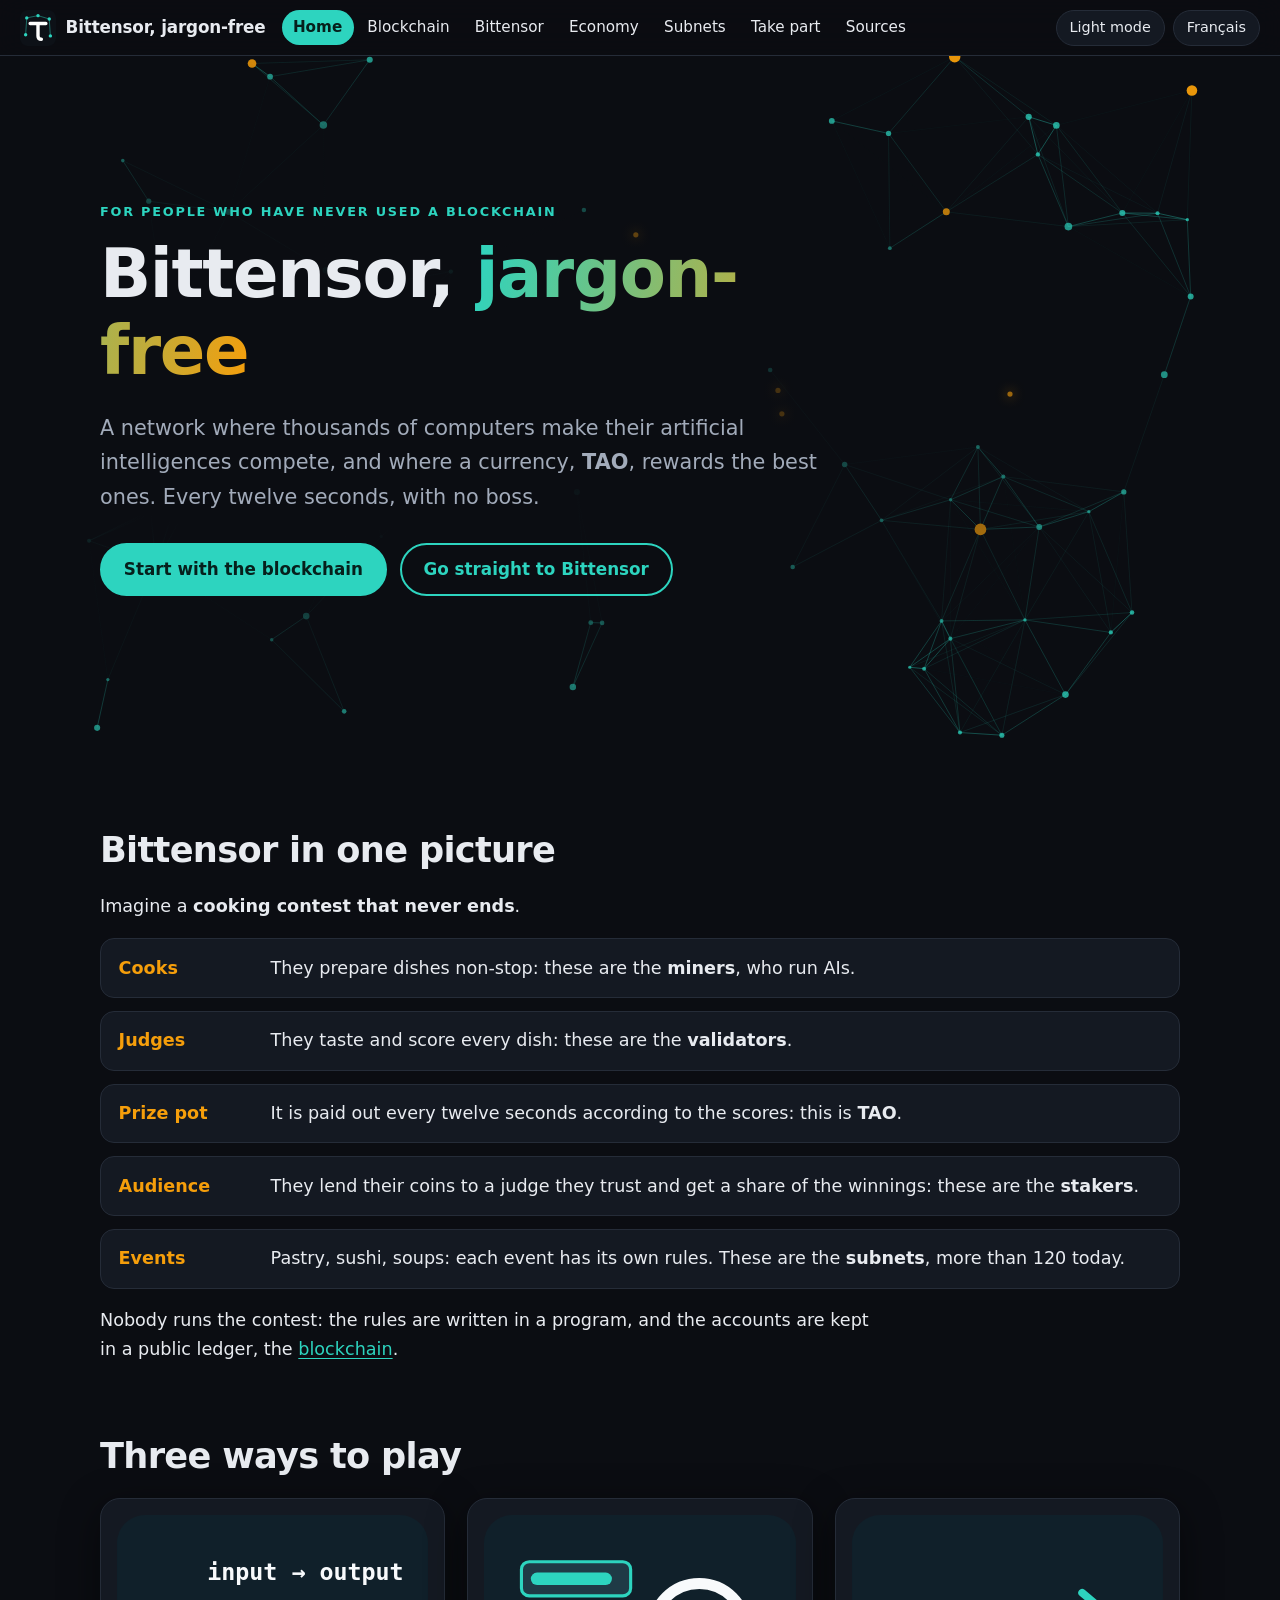
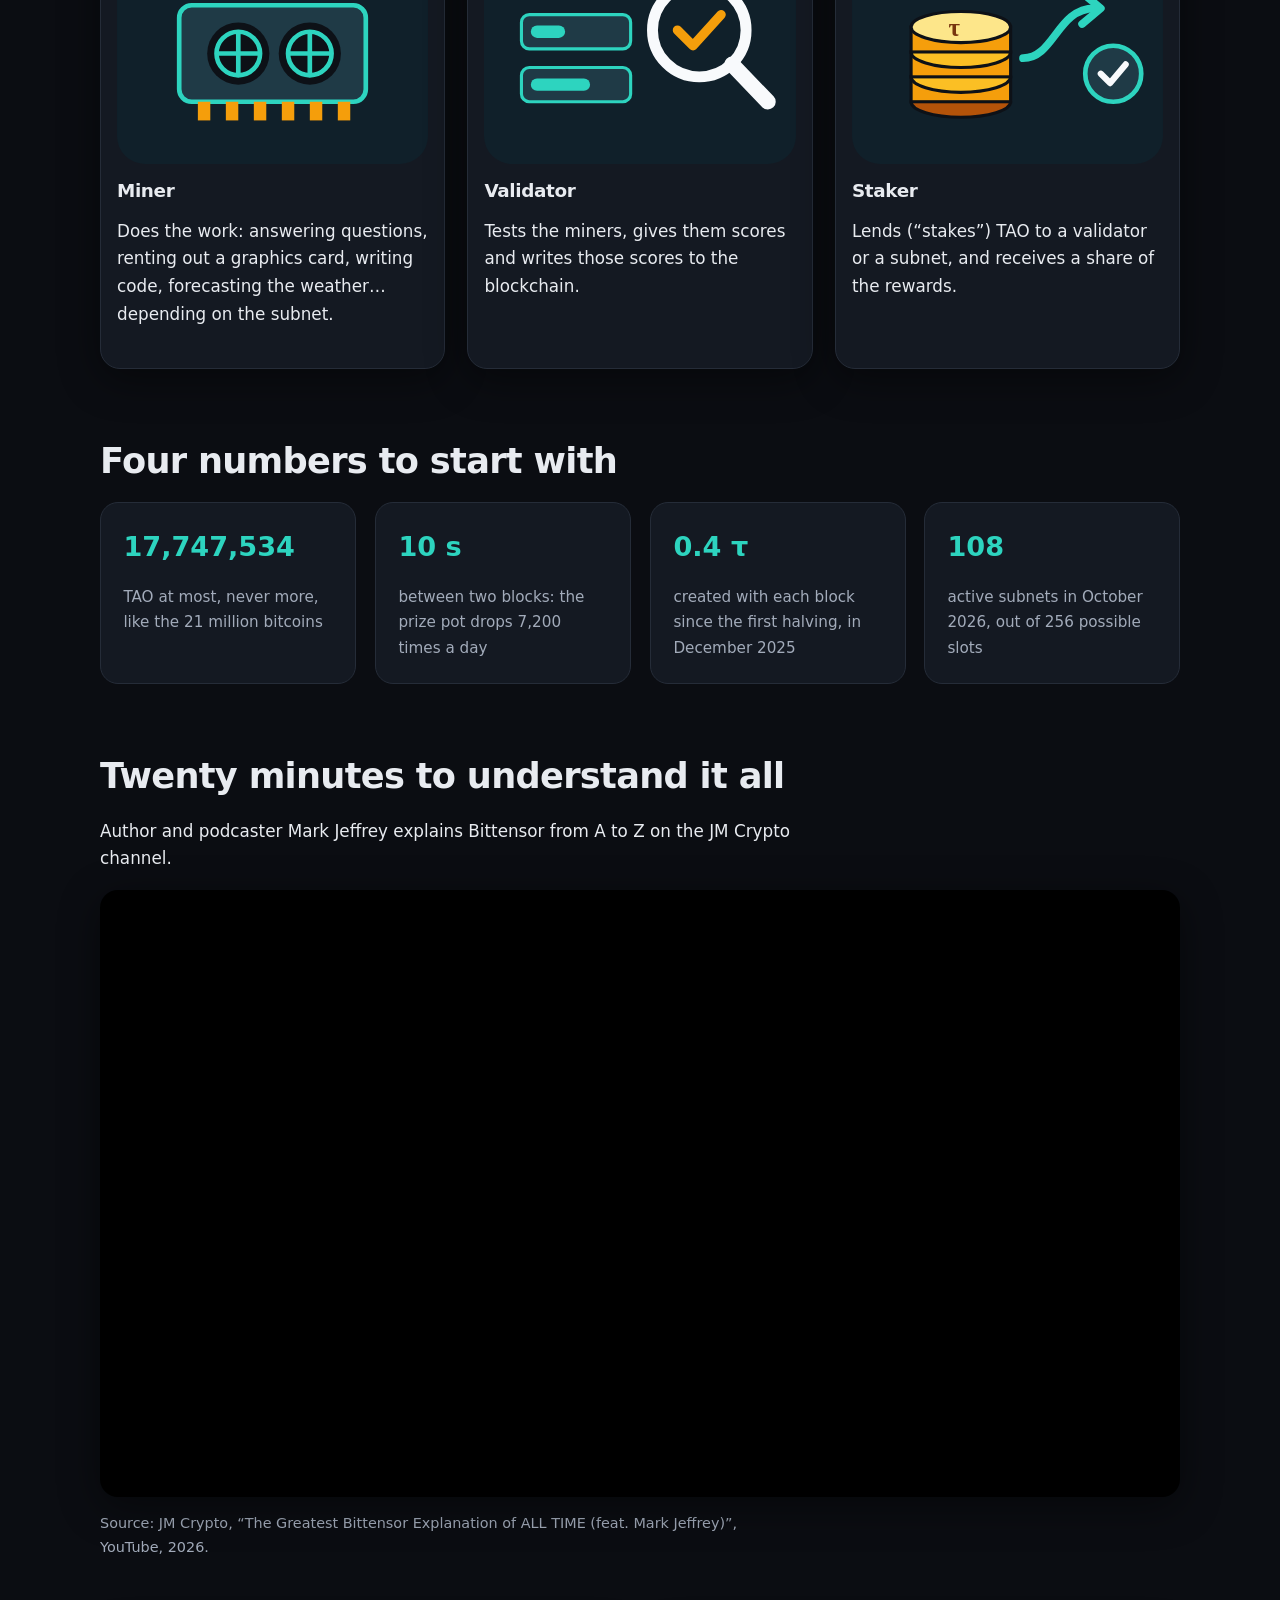
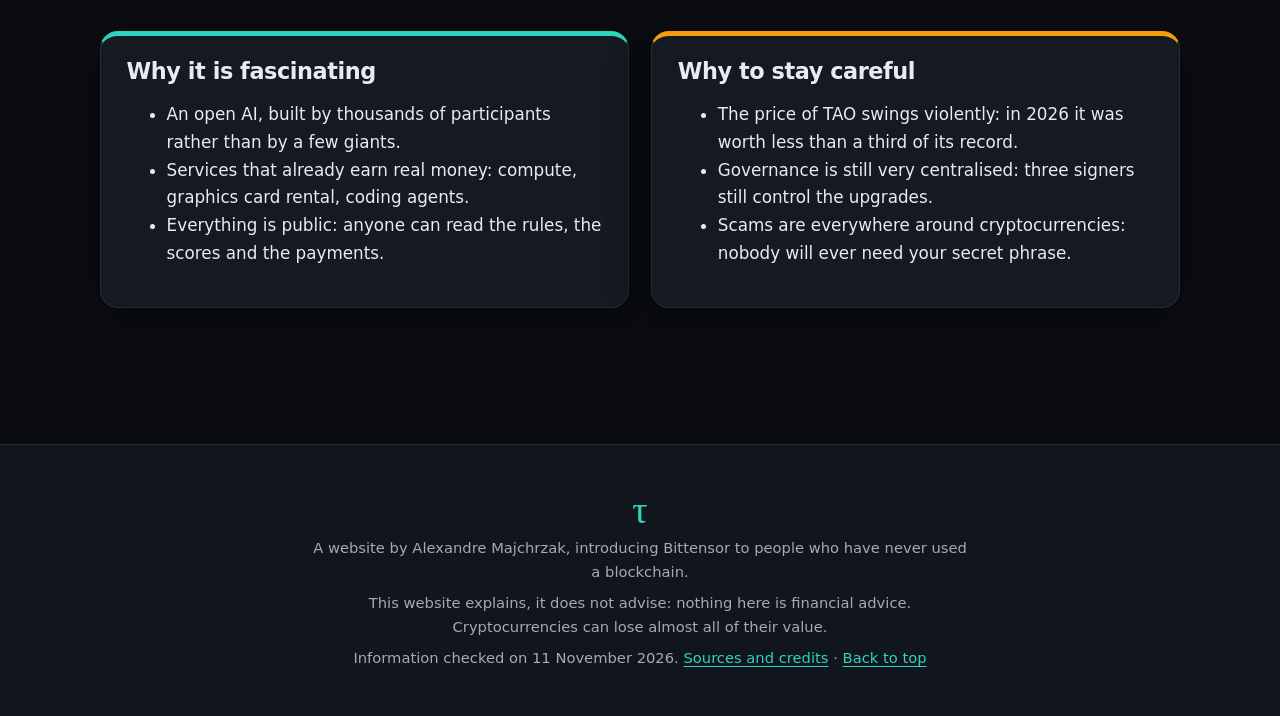
<file: index-en.html>
<!DOCTYPE html>
<html lang="en">
<head>
  <meta charset="utf-8">
  <meta name="viewport" content="width=device-width, initial-scale=1">
  <title>Home · Bittensor, jargon-free</title>
  <meta name="description" content="Bittensor and its TAO token explained to someone who knows nothing about blockchain: subnets, miners, validators, economy and how to take part.">
  <meta name="author" content="Alexandre Majchrzak">
  <link rel="icon" href="img/logo.svg" type="image/svg+xml">
  <link rel="alternate" hreflang="fr" href="index.html">
  <link rel="stylesheet" href="style.css">
  <script src="script.js" defer></script>
</head>
<body id="haut" class="sombre page-index">
  <a class="saut" href="#contenu">Skip to content</a>
  <div class="progression" aria-hidden="true"><span></span></div>

  <header class="entete">
    <a class="marque" href="index-en.html">
      <img src="img/logo.svg" alt="" width="36" height="36">
      <span>Bittensor, jargon-free</span>
    </a>
    <button class="menu-bouton" aria-expanded="false" aria-controls="menu">Menu</button>
    <nav id="menu" class="menu" aria-label="Main navigation">
      <ul>
        <li><a href="index-en.html" aria-current="page">Home</a></li>
        <li><a href="blockchain-en.html">Blockchain</a></li>
        <li><a href="bittensor-en.html">Bittensor</a></li>
        <li><a href="economie-en.html">Economy</a></li>
        <li><a href="subnets-en.html">Subnets</a></li>
        <li><a href="participer-en.html">Take part</a></li>
        <li><a href="sources-en.html">Sources</a></li>
      </ul>
    </nav>
    <div class="outils">
      <button id="bouton-theme" class="bouton-petit" aria-pressed="true">Light mode</button>
      <a class="bouton-petit" href="index.html" lang="fr" hreflang="fr">Français</a>
    </div>
  </header>

  <main id="contenu">
    <section class="hero">
      <canvas id="reseau" aria-hidden="true"></canvas>
      <div class="hero-texte">
        <p class="surtitre">For people who have never used a blockchain</p>
        <h1>Bittensor, <span class="degrade">jargon-free</span></h1>
        <p class="chapeau">A network where thousands of computers make their artificial intelligences compete, and where a currency, <strong>TAO</strong>, rewards the best ones. Every twelve seconds, with no boss.</p>
        <p class="boutons">
          <a class="bouton" href="blockchain-en.html">Start with the blockchain</a>
          <a class="bouton bouton-contour" href="bittensor-en.html">Go straight to Bittensor</a>
        </p>
      </div>
    </section>

    <section class="apparait" aria-labelledby="titre-image">
      <h2 id="titre-image">Bittensor in one picture</h2>
      <div class="analogie">
        <p>Imagine a <strong>cooking contest that never ends</strong>.</p>
        <ul class="liste-analogie">
          <li><span class="pastille">Cooks</span><span>They prepare dishes non-stop: these are the <strong>miners</strong>, who run AIs.</span></li>
          <li><span class="pastille">Judges</span><span>They taste and score every dish: these are the <strong>validators</strong>.</span></li>
          <li><span class="pastille">Prize pot</span><span>It is paid out every twelve seconds according to the scores: this is <strong>TAO</strong>.</span></li>
          <li><span class="pastille">Audience</span><span>They lend their coins to a judge they trust and get a share of the winnings: these are the <strong>stakers</strong>.</span></li>
          <li><span class="pastille">Events</span><span>Pastry, sushi, soups: each event has its own rules. These are the <strong>subnets</strong>, more than 120 today.</span></li>
        </ul>
        <p>Nobody runs the contest: the rules are written in a program, and the accounts are kept in a public ledger, the <a href="blockchain-en.html">blockchain</a>.</p>
      </div>
    </section>

    <section class="apparait" aria-labelledby="titre-roles">
      <h2 id="titre-roles">Three ways to play</h2>
      <div class="grille-3">
        <article class="carte-role">
          <img src="img/mineur.svg" alt="Drawing of a graphics card turning an input into an output" width="200" height="160">
          <h3>Miner</h3>
          <p>Does the work: answering questions, renting out a graphics card, writing code, forecasting the weather… depending on the subnet.</p>
        </article>
        <article class="carte-role">
          <img src="img/validateur.svg" alt="Drawing of a magnifying glass ticking the best of three score bars" width="200" height="160">
          <h3>Validator</h3>
          <p>Tests the miners, gives them scores and writes those scores to the blockchain.</p>
        </article>
        <article class="carte-role">
          <img src="img/staker.svg" alt="Drawing of a stack of TAO coins lent to a validator" width="200" height="160">
          <h3>Staker</h3>
          <p>Lends (“stakes”) TAO to a validator or a subnet, and receives a share of the rewards.</p>
        </article>
      </div>
    </section>

    <section class="apparait" aria-labelledby="titre-chiffres">
      <h2 id="titre-chiffres">Four numbers to start with</h2>
      <div class="chiffres">
        <div><p class="chiffre" data-compteur="21000000">21,000,000</p><p>TAO at most, never more, like the 21 million bitcoins</p></div>
        <div><p class="chiffre" data-compteur="12" data-suffixe=" s">12 s</p><p>between two blocks: the prize pot drops 7,200 times a day</p></div>
        <div><p class="chiffre" data-compteur="0.5" data-decimales="1" data-suffixe=" τ">0.5 τ</p><p>created with each block since the first halving, in December 2025</p></div>
        <div><p class="chiffre" data-compteur="128">128</p><p>active subnets in October 2026, out of 256 possible slots</p></div>
      </div>
    </section>

    <section class="apparait" aria-labelledby="titre-video">
      <h2 id="titre-video">Twenty minutes to understand it all</h2>
      <p>Author and podcaster Mark Jeffrey explains Bittensor from A to Z on the JM Crypto channel.</p>
      <div class="video">
        <iframe src="https://www.youtube-nocookie.com/embed/pnL9yk4Jf0A" title="Video: The Greatest Bittensor Explanation of All Time, with Mark Jeffrey" loading="lazy" allow="encrypted-media; picture-in-picture" allowfullscreen></iframe>
      </div>
      <p class="source">Source: JM Crypto, “The Greatest Bittensor Explanation of ALL TIME (feat. Mark Jeffrey)”, YouTube, 2026.</p>
    </section>

    <section class="apparait deux-colonnes" aria-label="Pros and cons">
      <div class="encadre encadre-vert">
        <h2>Why it is fascinating</h2>
        <ul>
          <li>An open AI, built by thousands of participants rather than by a few giants.</li>
          <li>Services that already earn real money: compute, graphics card rental, coding agents.</li>
          <li>Everything is public: anyone can read the rules, the scores and the payments.</li>
        </ul>
      </div>
      <div class="encadre encadre-orange">
        <h2>Why to stay careful</h2>
        <ul>
          <li>The price of TAO swings violently: in 2026 it was worth less than a third of its record.</li>
          <li>Governance is still very centralised: three signers still control the upgrades.</li>
          <li>Scams are everywhere around cryptocurrencies: nobody will ever need your secret phrase.</li>
        </ul>
      </div>
    </section>
  </main>

  <footer class="pied">
    <p class="pied-logo">τ</p>
    <p>A website by Alexandre Majchrzak, introducing Bittensor to people who have never used a blockchain.</p>
    <p>This website explains, it does not advise: nothing here is financial advice. Cryptocurrencies can lose almost all of their value.</p>
    <p>Information checked on 11 November 2026. <a href="sources-en.html">Sources and credits</a> · <a href="#haut">Back to top</a></p>
  </footer>
</body>
</html>
</file>
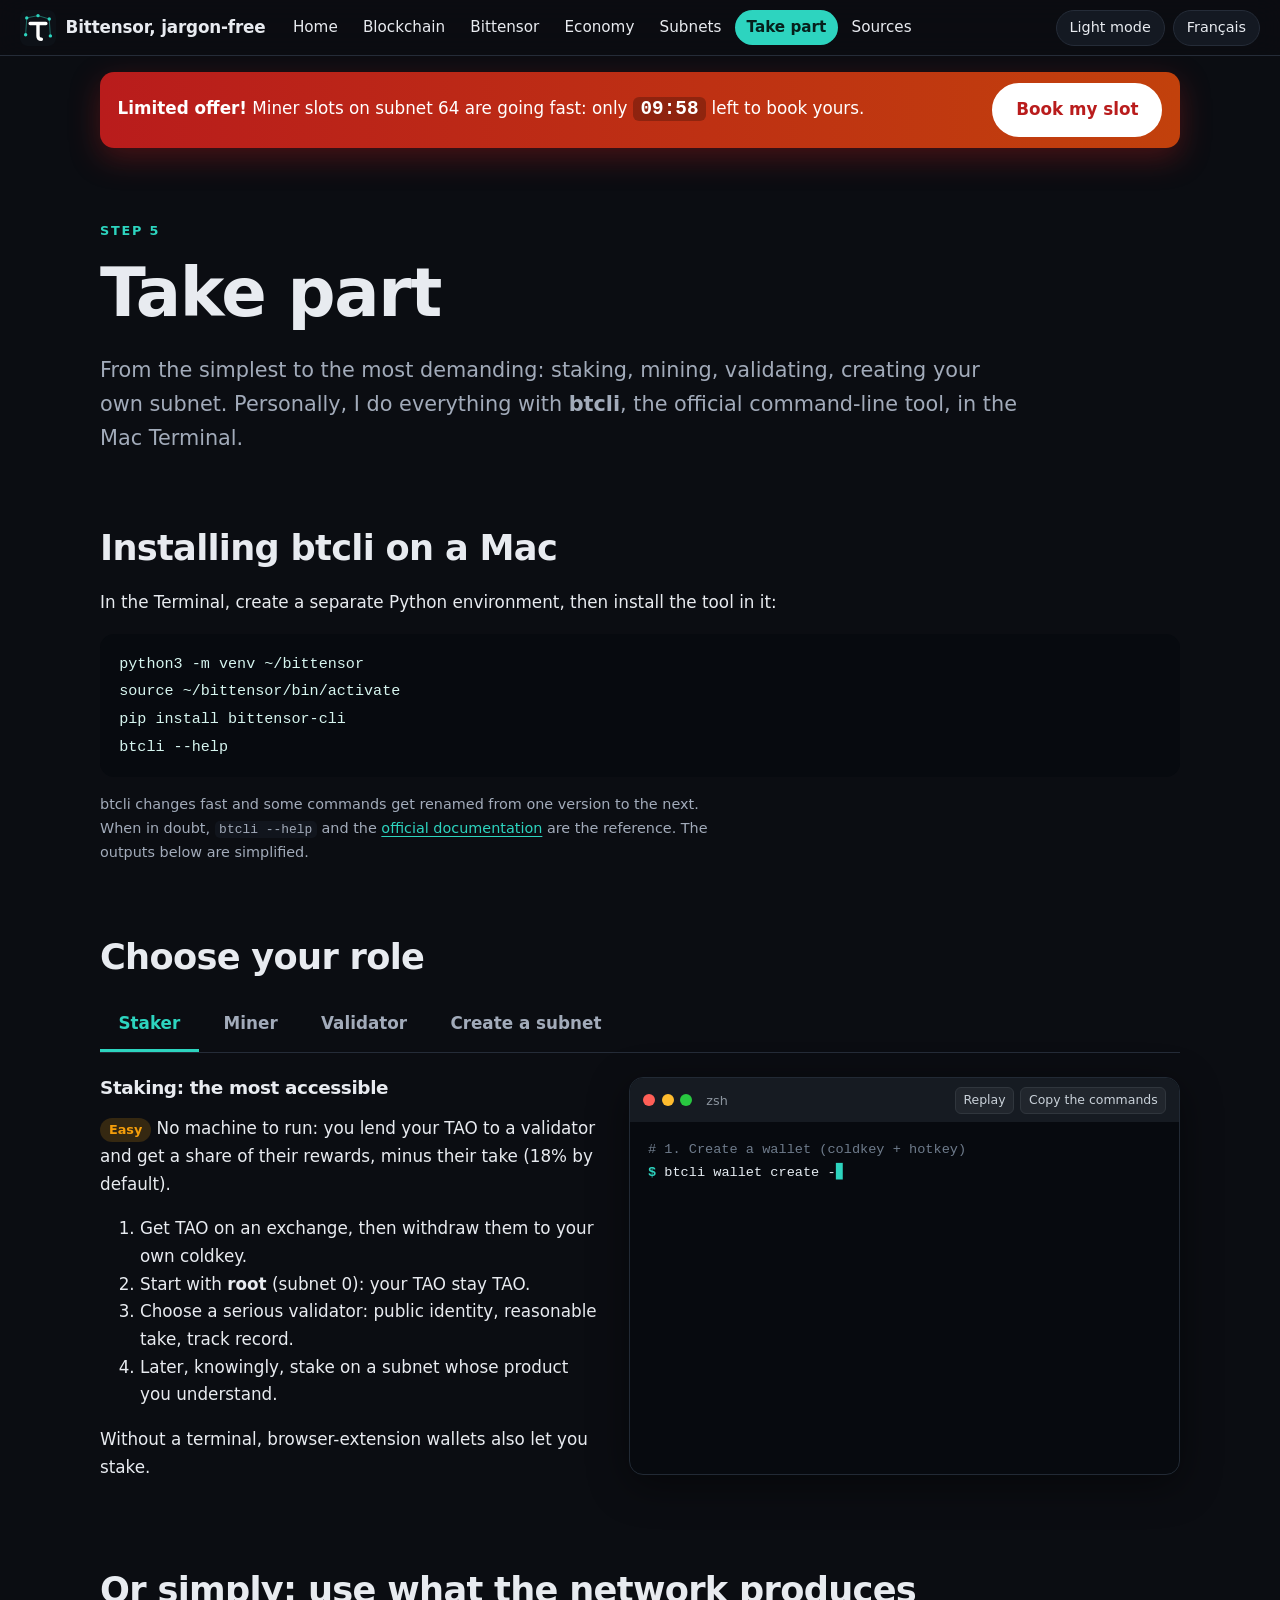
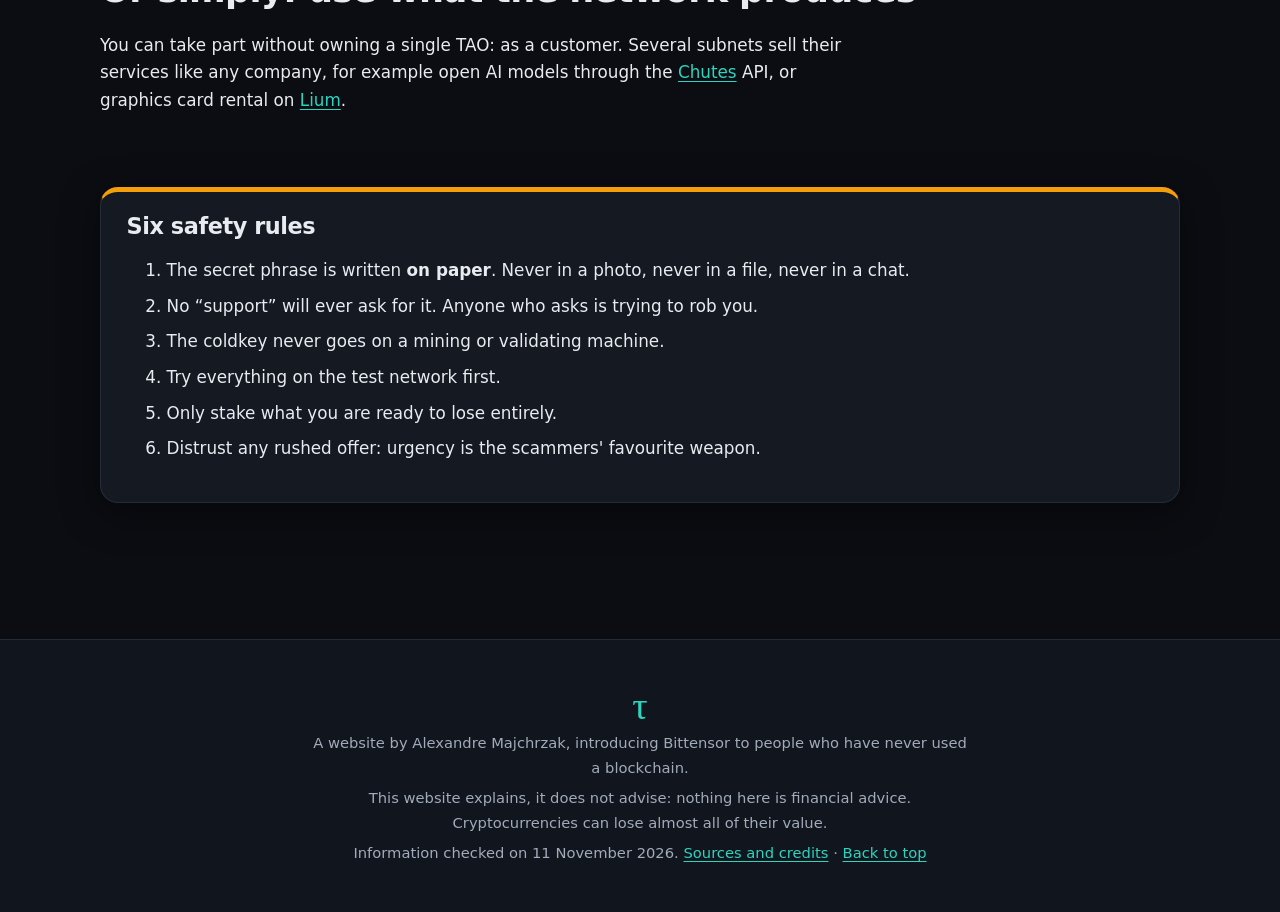
<file: participer-en.html>
<!DOCTYPE html>
<html lang="en">
<head>
  <meta charset="utf-8">
  <meta name="viewport" content="width=device-width, initial-scale=1">
  <title>Take part · Bittensor, jargon-free</title>
  <meta name="description" content="How to stake, mine, validate or create a subnet on Bittensor with the btcli command line, and the safety rules.">
  <meta name="author" content="Alexandre Majchrzak">
  <link rel="icon" href="img/logo.svg" type="image/svg+xml">
  <link rel="alternate" hreflang="fr" href="participer.html">
  <link rel="stylesheet" href="style.css">
  <script src="script.js" defer></script>
</head>
<body id="haut" class="sombre page-participer">
  <a class="saut" href="#contenu">Skip to content</a>
  <div class="progression" aria-hidden="true"><span></span></div>

  <header class="entete">
    <a class="marque" href="index-en.html">
      <img src="img/logo.svg" alt="" width="36" height="36">
      <span>Bittensor, jargon-free</span>
    </a>
    <button class="menu-bouton" aria-expanded="false" aria-controls="menu">Menu</button>
    <nav id="menu" class="menu" aria-label="Main navigation">
      <ul>
        <li><a href="index-en.html">Home</a></li>
        <li><a href="blockchain-en.html">Blockchain</a></li>
        <li><a href="bittensor-en.html">Bittensor</a></li>
        <li><a href="economie-en.html">Economy</a></li>
        <li><a href="subnets-en.html">Subnets</a></li>
        <li><a href="participer-en.html" aria-current="page">Take part</a></li>
        <li><a href="sources-en.html">Sources</a></li>
      </ul>
    </nav>
    <div class="outils">
      <button id="bouton-theme" class="bouton-petit" aria-pressed="true">Light mode</button>
      <a class="bouton-petit" href="participer.html" lang="fr" hreflang="fr">Français</a>
    </div>
  </header>

  <main id="contenu">
    <aside class="urgence" id="urgence" aria-label="Announcement">
      <p><strong>Limited offer!</strong> Miner slots on subnet 64 are going fast: only <span id="minuteur">09:59</span> left to book yours.</p>
      <a class="bouton bouton-urgence" href="#onglet-mineur">Book my slot</a>
    </aside>

    <header class="entete-page">
      <p class="surtitre">Step 5</p>
      <h1>Take part</h1>
      <p class="chapeau">From the simplest to the most demanding: staking, mining, validating, creating your own subnet. Personally, I do everything with <strong>btcli</strong>, the official command-line tool, in the Mac Terminal.</p>
    </header>

    <section class="apparait" aria-labelledby="titre-installer">
      <h2 id="titre-installer">Installing btcli on a Mac</h2>
      <p>In the Terminal, create a separate Python environment, then install the tool in it:</p>
      <pre class="code"><code>python3 -m venv ~/bittensor
source ~/bittensor/bin/activate
pip install bittensor-cli
btcli --help</code></pre>
      <p class="note">btcli changes fast and some commands get renamed from one version to the next. When in doubt, <code>btcli --help</code> and the <a href="https://www.bittensor.com/docs/cli" rel="noopener">official documentation</a> are the reference. The outputs below are simplified.</p>
    </section>

    <section class="apparait" aria-labelledby="titre-roles-participer">
      <h2 id="titre-roles-participer">Choose your role</h2>
      <div class="onglets">
        <div role="tablist" aria-label="Roles" class="onglets-liste">
          <button role="tab" id="onglet-staker" aria-controls="panneau-staker" aria-selected="true">Staker</button>
          <button role="tab" id="onglet-mineur" aria-controls="panneau-mineur" aria-selected="false" tabindex="-1">Miner</button>
          <button role="tab" id="onglet-validateur" aria-controls="panneau-validateur" aria-selected="false" tabindex="-1">Validator</button>
          <button role="tab" id="onglet-subnet" aria-controls="panneau-subnet" aria-selected="false" tabindex="-1">Create a subnet</button>
        </div>

        <div role="tabpanel" id="panneau-staker" aria-labelledby="onglet-staker" class="panneau">
          <div class="panneau-texte">
            <h3>Staking: the most accessible</h3>
            <p><span class="niveau-badge">Easy</span> No machine to run: you lend your TAO to a validator and get a share of their rewards, minus their take (18% by default).</p>
            <ol>
              <li>Get TAO on an exchange, then withdraw them to your own coldkey.</li>
              <li>Start with <strong>root</strong> (subnet 0): your TAO stay TAO.</li>
              <li>Choose a serious validator: public identity, reasonable take, track record.</li>
              <li>Later, knowingly, stake on a subnet whose product you understand.</li>
            </ol>
            <p>Without a terminal, browser-extension wallets also let you stake.</p>
          </div>
          <div class="terminal">
            <div class="terminal-barre"><i></i><i></i><i></i><span>zsh</span>
              <button class="terminal-bouton rejouer">Replay</button>
              <button class="terminal-bouton copier">Copy the commands</button>
            </div>
            <pre class="terminal-ecran" tabindex="0"><span class="t-comm"># 1. Create a wallet (coldkey + hotkey)</span>
<span class="t-cmd">btcli wallet create -w me</span>
<span class="t-sortie">Write your secret phrase on paper. Do not photograph it.</span>
<span class="t-comm"># 2. Check your balance</span>
<span class="t-cmd">btcli wallet balance -w me</span>
<span class="t-sortie">Free balance: 12.0000 τ</span>
<span class="t-comm"># 3. List the subnets and their prices</span>
<span class="t-cmd">btcli subnets list</span>
<span class="t-comm"># 4. Stake on root (subnet 0), the careful choice</span>
<span class="t-cmd">btcli stake add --netuid 0 -w me</span>
<span class="t-sortie">Choose a validator, then the amount. Confirm? [y/n]</span>
<span class="t-comm"># 5. Follow your positions</span>
<span class="t-cmd">btcli stake list -w me</span></pre>
          </div>
        </div>

        <div role="tabpanel" id="panneau-mineur" aria-labelledby="onglet-mineur" class="panneau" hidden>
          <div class="panneau-texte">
            <h3>Mining: providing the work</h3>
            <p><span class="niveau-badge">Demanding</span> Each subnet has its task, its rules and its recommended hardware, described in its GitHub repository.</p>
            <ol>
              <li>Choose a subnet and read <strong>all</strong> its documentation.</li>
              <li>Pay the registration: the price varies with demand and is <strong>burned</strong>, never returned.</li>
              <li>Run the miner code on a Linux or Mac machine (Windows is not supported).</li>
              <li>Use the immunity period to improve: after that, the weakest miner is replaced by each newcomer.</li>
            </ol>
          </div>
          <div class="terminal">
            <div class="terminal-barre"><i></i><i></i><i></i><span>zsh</span>
              <button class="terminal-bouton rejouer">Replay</button>
              <button class="terminal-bouton copier">Copy the commands</button>
            </div>
            <pre class="terminal-ecran" tabindex="0"><span class="t-comm"># 1. Study the subnet: registration price, rules</span>
<span class="t-cmd">btcli subnets show --netuid 64</span>
<span class="t-cmd">btcli sudo get --netuid 64</span>
<span class="t-comm"># 2. One hotkey per mining machine</span>
<span class="t-cmd">btcli wallet new-hotkey -w me -H miner1</span>
<span class="t-comm"># 3. Register: the price is burned, not refunded</span>
<span class="t-cmd">btcli subnets register --netuid 64 -w me -H miner1</span>
<span class="t-sortie">Registered. UID 173. Immunity period running.</span>
<span class="t-comm"># 4. Run the miner code, following the subnet's repository</span>
<span class="t-cmd">git clone https://github.com/&lt;team&gt;/&lt;subnet&gt;.git</span>
<span class="t-cmd">python neurons/miner.py --netuid 64 --wallet.name me --wallet.hotkey miner1</span></pre>
          </div>
        </div>

        <div role="tabpanel" id="panneau-validateur" aria-labelledby="onglet-validateur" class="panneau" hidden>
          <div class="panneau-texte">
            <h3>Validating: scoring the others</h3>
            <p><span class="niveau-badge">Very demanding</span> Only the participants with the most stake in a subnet get the validator permit. In practice, you need tens of thousands of TAO, your own or lent by stakers.</p>
            <ol>
              <li>Register on the subnet, like a miner.</li>
              <li>Gather enough stake to enter the validator ranking.</li>
              <li>Run the validation code, which sends scores regularly.</li>
              <li>Keep the coldkey <strong>away</strong> from the server: only the hotkey is needed there.</li>
            </ol>
          </div>
          <div class="terminal">
            <div class="terminal-barre"><i></i><i></i><i></i><span>zsh</span>
              <button class="terminal-bouton rejouer">Replay</button>
              <button class="terminal-bouton copier">Copy the commands</button>
            </div>
            <pre class="terminal-ecran" tabindex="0"><span class="t-comm"># A validator must be among those with the most stake</span>
<span class="t-cmd">btcli subnets register --netuid 64 -w me -H valid1</span>
<span class="t-cmd">btcli stake add --netuid 64 -w me -H valid1</span>
<span class="t-comm"># Check whether you got the validator permit</span>
<span class="t-cmd">btcli subnets metagraph --netuid 64</span>
<span class="t-comm"># The validator code sends its scores automatically</span>
<span class="t-cmd">python neurons/validator.py --netuid 64 --wallet.name me --wallet.hotkey valid1</span>
<span class="t-comm"># To attract stakers: introduce yourself and set your take</span>
<span class="t-cmd">btcli wallet set-identity -w me</span></pre>
          </div>
        </div>

        <div role="tabpanel" id="panneau-subnet" aria-labelledby="onglet-subnet" class="panneau" hidden>
          <div class="panneau-texte">
            <h3>Creating a subnet: writing the rules of the game</h3>
            <p><span class="niveau-badge">A business project</span> The creator invents a useful task and a reliable way to score it, then has to convince miners, validators and stakers to join.</p>
            <ol>
              <li>Test everything for free on the test network (<code>--network test</code>) or on a local chain.</li>
              <li>Pay the creation price, which varies with demand.</li>
              <li>Survive the four-month protection period, then attract enough TAO not to be deregistered.</li>
            </ol>
          </div>
          <div class="terminal">
            <div class="terminal-barre"><i></i><i></i><i></i><span>zsh</span>
              <button class="terminal-bouton rejouer">Replay</button>
              <button class="terminal-bouton copier">Copy the commands</button>
            </div>
            <pre class="terminal-ecran" tabindex="0"><span class="t-comm"># Practise first on the test network, for free</span>
<span class="t-cmd">btcli subnets create -w me --network test</span>
<span class="t-comm"># On the real network, the creation price is burned</span>
<span class="t-cmd">btcli subnets burn-cost</span>
<span class="t-cmd">btcli subnets create -w me</span>
<span class="t-comm"># Write the incentive mechanism: what to mine, how to score</span>
<span class="t-cmd">git clone https://github.com/opentensor/bittensor-subnet-template.git</span></pre>
          </div>
        </div>
      </div>
    </section>

    <section class="apparait" aria-labelledby="titre-utiliser">
      <h2 id="titre-utiliser">Or simply: use what the network produces</h2>
      <p>You can take part without owning a single TAO: as a customer. Several subnets sell their services like any company, for example open AI models through the <a href="https://chutes.ai" rel="noopener">Chutes</a> API, or graphics card rental on <a href="https://lium.io" rel="noopener">Lium</a>.</p>
    </section>

    <section class="apparait encadre encadre-orange" aria-labelledby="titre-securite">
      <h2 id="titre-securite">Six safety rules</h2>
      <ol class="liste-securite">
        <li>The secret phrase is written <strong>on paper</strong>. Never in a photo, never in a file, never in a chat.</li>
        <li>No “support” will ever ask for it. Anyone who asks is trying to rob you.</li>
        <li>The coldkey never goes on a mining or validating machine.</li>
        <li>Try everything on the test network first.</li>
        <li>Only stake what you are ready to lose entirely.</li>
        <li>Distrust any rushed offer: urgency is the scammers' favourite weapon.</li>
      </ol>
    </section>
  </main>

  <footer class="pied">
    <p class="pied-logo">τ</p>
    <p>A website by Alexandre Majchrzak, introducing Bittensor to people who have never used a blockchain.</p>
    <p>This website explains, it does not advise: nothing here is financial advice. Cryptocurrencies can lose almost all of their value.</p>
    <p>Information checked on 11 November 2026. <a href="sources-en.html">Sources and credits</a> · <a href="#haut">Back to top</a></p>
  </footer>
</body>
</html>
</file>
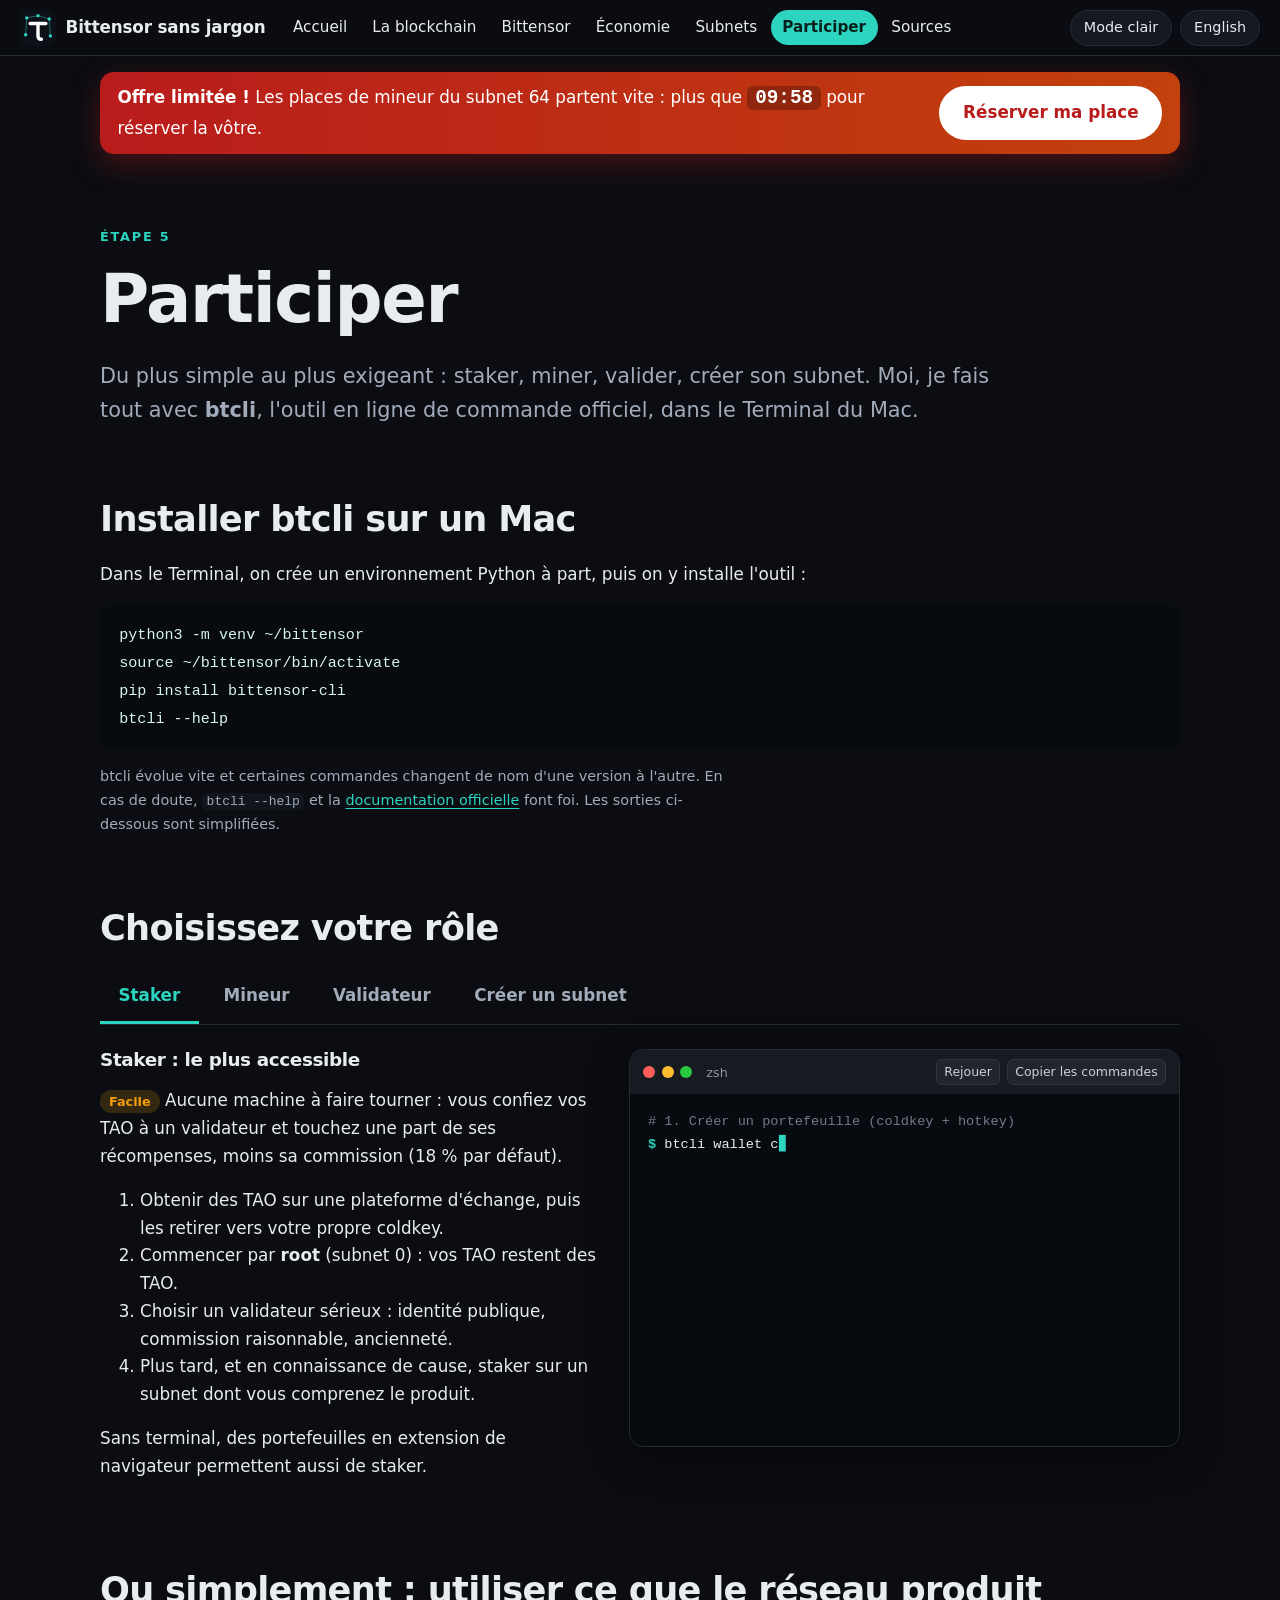
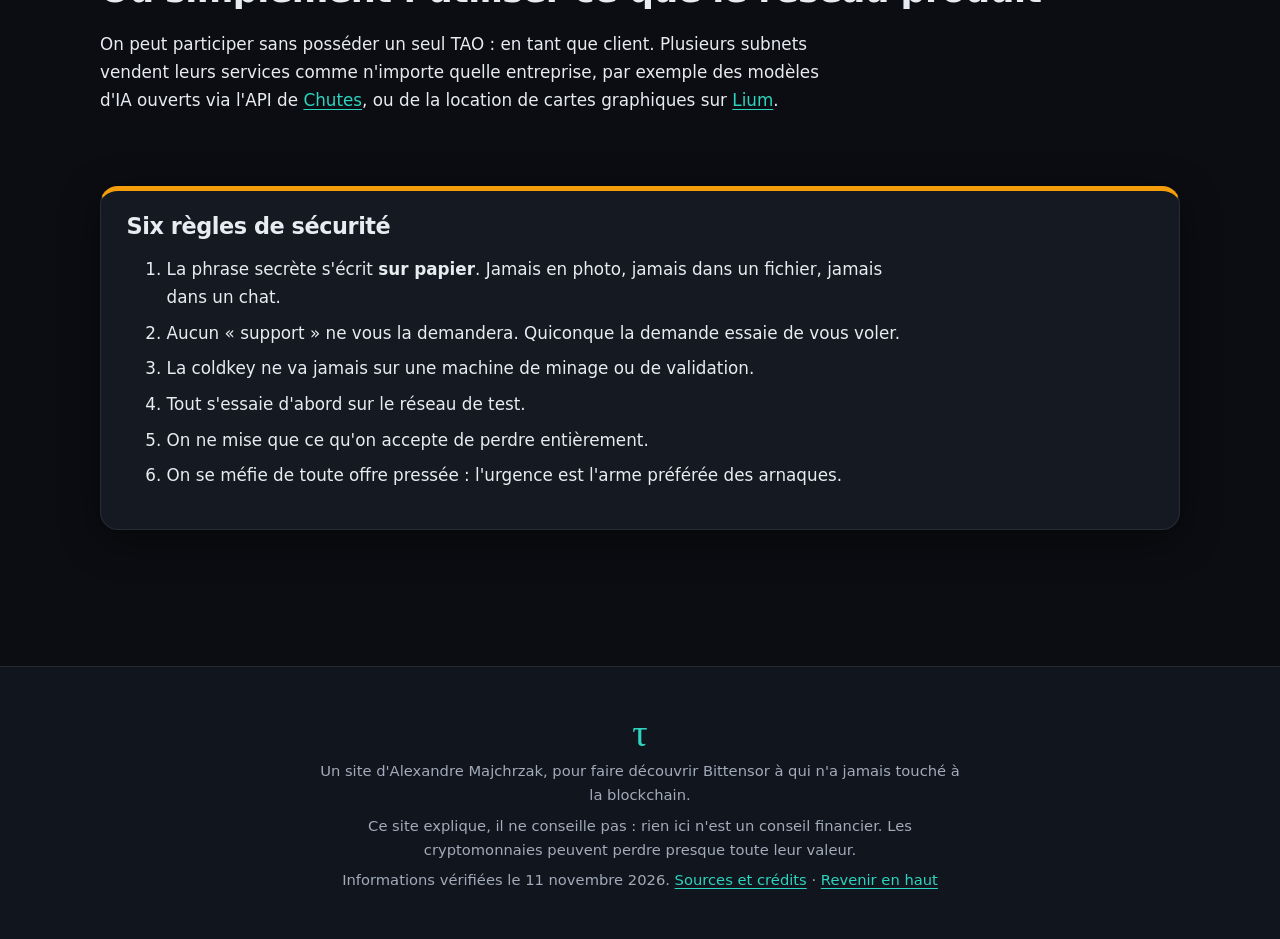
<file: participer.html>
<!DOCTYPE html>
<html lang="fr">
<head>
  <meta charset="utf-8">
  <meta name="viewport" content="width=device-width, initial-scale=1">
  <title>Participer · Bittensor sans jargon</title>
  <meta name="description" content="Comment staker, miner, valider ou créer un subnet sur Bittensor avec la ligne de commande btcli, et les règles de sécurité.">
  <meta name="author" content="Alexandre Majchrzak">
  <link rel="icon" href="img/logo.svg" type="image/svg+xml">
  <link rel="alternate" hreflang="en" href="participer-en.html">
  <link rel="stylesheet" href="style.css">
  <script src="script.js" defer></script>
</head>
<body id="haut" class="sombre page-participer">
  <a class="saut" href="#contenu">Aller au contenu</a>
  <div class="progression" aria-hidden="true"><span></span></div>

  <header class="entete">
    <a class="marque" href="index.html">
      <img src="img/logo.svg" alt="" width="36" height="36">
      <span>Bittensor sans jargon</span>
    </a>
    <button class="menu-bouton" aria-expanded="false" aria-controls="menu">Menu</button>
    <nav id="menu" class="menu" aria-label="Navigation principale">
      <ul>
        <li><a href="index.html">Accueil</a></li>
        <li><a href="blockchain.html">La blockchain</a></li>
        <li><a href="bittensor.html">Bittensor</a></li>
        <li><a href="economie.html">Économie</a></li>
        <li><a href="subnets.html">Subnets</a></li>
        <li><a href="participer.html" aria-current="page">Participer</a></li>
        <li><a href="sources.html">Sources</a></li>
      </ul>
    </nav>
    <div class="outils">
      <button id="bouton-theme" class="bouton-petit" aria-pressed="true">Mode clair</button>
      <a class="bouton-petit" href="participer-en.html" lang="en" hreflang="en">English</a>
    </div>
  </header>

  <main id="contenu">
    <aside class="urgence" id="urgence" aria-label="Annonce">
      <p><strong>Offre limitée !</strong> Les places de mineur du subnet 64 partent vite : plus que <span id="minuteur">09:59</span> pour réserver la vôtre.</p>
      <a class="bouton bouton-urgence" href="#onglet-mineur">Réserver ma place</a>
    </aside>

    <header class="entete-page">
      <p class="surtitre">Étape 5</p>
      <h1>Participer</h1>
      <p class="chapeau">Du plus simple au plus exigeant : staker, miner, valider, créer son subnet. Moi, je fais tout avec <strong>btcli</strong>, l'outil en ligne de commande officiel, dans le Terminal du Mac.</p>
    </header>

    <section class="apparait" aria-labelledby="titre-installer">
      <h2 id="titre-installer">Installer btcli sur un Mac</h2>
      <p>Dans le Terminal, on crée un environnement Python à part, puis on y installe l'outil :</p>
      <pre class="code"><code>python3 -m venv ~/bittensor
source ~/bittensor/bin/activate
pip install bittensor-cli
btcli --help</code></pre>
      <p class="note">btcli évolue vite et certaines commandes changent de nom d'une version à l'autre. En cas de doute, <code>btcli --help</code> et la <a href="https://www.bittensor.com/docs/cli" rel="noopener">documentation officielle</a> font foi. Les sorties ci-dessous sont simplifiées.</p>
    </section>

    <section class="apparait" aria-labelledby="titre-roles-participer">
      <h2 id="titre-roles-participer">Choisissez votre rôle</h2>
      <div class="onglets">
        <div role="tablist" aria-label="Rôles" class="onglets-liste">
          <button role="tab" id="onglet-staker" aria-controls="panneau-staker" aria-selected="true">Staker</button>
          <button role="tab" id="onglet-mineur" aria-controls="panneau-mineur" aria-selected="false" tabindex="-1">Mineur</button>
          <button role="tab" id="onglet-validateur" aria-controls="panneau-validateur" aria-selected="false" tabindex="-1">Validateur</button>
          <button role="tab" id="onglet-subnet" aria-controls="panneau-subnet" aria-selected="false" tabindex="-1">Créer un subnet</button>
        </div>

        <div role="tabpanel" id="panneau-staker" aria-labelledby="onglet-staker" class="panneau">
          <div class="panneau-texte">
            <h3>Staker : le plus accessible</h3>
            <p><span class="niveau-badge">Facile</span> Aucune machine à faire tourner : vous confiez vos TAO à un validateur et touchez une part de ses récompenses, moins sa commission (18 % par défaut).</p>
            <ol>
              <li>Obtenir des TAO sur une plateforme d'échange, puis les retirer vers votre propre coldkey.</li>
              <li>Commencer par <strong>root</strong> (subnet 0) : vos TAO restent des TAO.</li>
              <li>Choisir un validateur sérieux : identité publique, commission raisonnable, ancienneté.</li>
              <li>Plus tard, et en connaissance de cause, staker sur un subnet dont vous comprenez le produit.</li>
            </ol>
            <p>Sans terminal, des portefeuilles en extension de navigateur permettent aussi de staker.</p>
          </div>
          <div class="terminal">
            <div class="terminal-barre"><i></i><i></i><i></i><span>zsh</span>
              <button class="terminal-bouton rejouer">Rejouer</button>
              <button class="terminal-bouton copier">Copier les commandes</button>
            </div>
            <pre class="terminal-ecran" tabindex="0"><span class="t-comm"># 1. Créer un portefeuille (coldkey + hotkey)</span>
<span class="t-cmd">btcli wallet create -w moi</span>
<span class="t-sortie">Écrivez votre phrase secrète sur papier. Ne la photographiez pas.</span>
<span class="t-comm"># 2. Vérifier son solde</span>
<span class="t-cmd">btcli wallet balance -w moi</span>
<span class="t-sortie">Free balance : 12.0000 τ</span>
<span class="t-comm"># 3. Voir les subnets et leurs prix</span>
<span class="t-cmd">btcli subnets list</span>
<span class="t-comm"># 4. Staker sur root (subnet 0), le choix prudent</span>
<span class="t-cmd">btcli stake add --netuid 0 -w moi</span>
<span class="t-sortie">Choisissez un validateur, puis le montant. Confirmer ? [y/n]</span>
<span class="t-comm"># 5. Suivre ses positions</span>
<span class="t-cmd">btcli stake list -w moi</span></pre>
          </div>
        </div>

        <div role="tabpanel" id="panneau-mineur" aria-labelledby="onglet-mineur" class="panneau" hidden>
          <div class="panneau-texte">
            <h3>Mineur : fournir le travail</h3>
            <p><span class="niveau-badge">Exigeant</span> Chaque subnet a sa tâche, ses règles et son matériel conseillé, décrits dans son dépôt GitHub.</p>
            <ol>
              <li>Choisir un subnet et lire <strong>toute</strong> sa documentation.</li>
              <li>Payer l'inscription : ce prix varie avec la demande et il est <strong>brûlé</strong>, jamais rendu.</li>
              <li>Lancer le code du mineur sur une machine Linux ou Mac (Windows n'est pas pris en charge).</li>
              <li>Profiter de la période d'immunité pour s'améliorer : ensuite, le moins bon mineur est remplacé par chaque nouvel inscrit.</li>
            </ol>
          </div>
          <div class="terminal">
            <div class="terminal-barre"><i></i><i></i><i></i><span>zsh</span>
              <button class="terminal-bouton rejouer">Rejouer</button>
              <button class="terminal-bouton copier">Copier les commandes</button>
            </div>
            <pre class="terminal-ecran" tabindex="0"><span class="t-comm"># 1. Étudier le subnet : prix d'inscription, règles</span>
<span class="t-cmd">btcli subnets show --netuid 64</span>
<span class="t-cmd">btcli sudo get --netuid 64</span>
<span class="t-comm"># 2. Une hotkey par machine de minage</span>
<span class="t-cmd">btcli wallet new-hotkey -w moi -H mineur1</span>
<span class="t-comm"># 3. S'inscrire : le prix est brûlé, pas remboursé</span>
<span class="t-cmd">btcli subnets register --netuid 64 -w moi -H mineur1</span>
<span class="t-sortie">Inscrit. UID 173. Période d'immunité en cours.</span>
<span class="t-comm"># 4. Lancer le code du mineur, selon le dépôt du subnet</span>
<span class="t-cmd">git clone https://github.com/&lt;equipe&gt;/&lt;subnet&gt;.git</span>
<span class="t-cmd">python neurons/miner.py --netuid 64 --wallet.name moi --wallet.hotkey mineur1</span></pre>
          </div>
        </div>

        <div role="tabpanel" id="panneau-validateur" aria-labelledby="onglet-validateur" class="panneau" hidden>
          <div class="panneau-texte">
            <h3>Validateur : noter les autres</h3>
            <p><span class="niveau-badge">Très exigeant</span> Seuls les participants les plus dotés en stake d'un subnet obtiennent le permis de validateur. En pratique, il faut des dizaines de milliers de TAO, à soi ou confiés par des stakers.</p>
            <ol>
              <li>S'inscrire sur le subnet, comme un mineur.</li>
              <li>Réunir assez de stake pour entrer dans le classement des validateurs.</li>
              <li>Faire tourner le code de validation, qui envoie les notes régulièrement.</li>
              <li>Garder la coldkey <strong>loin</strong> du serveur : seule la hotkey y est nécessaire.</li>
            </ol>
          </div>
          <div class="terminal">
            <div class="terminal-barre"><i></i><i></i><i></i><span>zsh</span>
              <button class="terminal-bouton rejouer">Rejouer</button>
              <button class="terminal-bouton copier">Copier les commandes</button>
            </div>
            <pre class="terminal-ecran" tabindex="0"><span class="t-comm"># Un validateur doit être parmi les plus dotés en stake</span>
<span class="t-cmd">btcli subnets register --netuid 64 -w moi -H valid1</span>
<span class="t-cmd">btcli stake add --netuid 64 -w moi -H valid1</span>
<span class="t-comm"># Vérifier si l'on a obtenu le permis de validateur</span>
<span class="t-cmd">btcli subnets metagraph --netuid 64</span>
<span class="t-comm"># Le code du validateur envoie ses notes automatiquement</span>
<span class="t-cmd">python neurons/validator.py --netuid 64 --wallet.name moi --wallet.hotkey valid1</span>
<span class="t-comm"># Pour attirer des stakers : se présenter et fixer sa commission</span>
<span class="t-cmd">btcli wallet set-identity -w moi</span></pre>
          </div>
        </div>

        <div role="tabpanel" id="panneau-subnet" aria-labelledby="onglet-subnet" class="panneau" hidden>
          <div class="panneau-texte">
            <h3>Créer un subnet : écrire les règles du jeu</h3>
            <p><span class="niveau-badge">Projet d'entreprise</span> Le créateur invente une tâche utile et une façon fiable de la noter, puis doit convaincre des mineurs, des validateurs et des stakers de le rejoindre.</p>
            <ol>
              <li>Tout tester gratuitement sur le réseau de test (<code>--network test</code>) ou sur une chaîne locale.</li>
              <li>Payer le prix de création, qui varie selon la demande.</li>
              <li>Survivre à la période de protection de quatre mois, puis attirer assez de TAO pour ne pas être désinscrit.</li>
            </ol>
          </div>
          <div class="terminal">
            <div class="terminal-barre"><i></i><i></i><i></i><span>zsh</span>
              <button class="terminal-bouton rejouer">Rejouer</button>
              <button class="terminal-bouton copier">Copier les commandes</button>
            </div>
            <pre class="terminal-ecran" tabindex="0"><span class="t-comm"># S'entraîner d'abord sur le réseau de test, gratuit</span>
<span class="t-cmd">btcli subnets create -w moi --network test</span>
<span class="t-comm"># Sur le vrai réseau, le prix de création est brûlé</span>
<span class="t-cmd">btcli subnets burn-cost</span>
<span class="t-cmd">btcli subnets create -w moi</span>
<span class="t-comm"># Écrire le mécanisme d'incitation : quoi miner, comment noter</span>
<span class="t-cmd">git clone https://github.com/opentensor/bittensor-subnet-template.git</span></pre>
          </div>
        </div>
      </div>
    </section>

    <section class="apparait" aria-labelledby="titre-utiliser">
      <h2 id="titre-utiliser">Ou simplement : utiliser ce que le réseau produit</h2>
      <p>On peut participer sans posséder un seul TAO : en tant que client. Plusieurs subnets vendent leurs services comme n'importe quelle entreprise, par exemple des modèles d'IA ouverts via l'API de <a href="https://chutes.ai" rel="noopener">Chutes</a>, ou de la location de cartes graphiques sur <a href="https://lium.io" rel="noopener">Lium</a>.</p>
    </section>

    <section class="apparait encadre encadre-orange" aria-labelledby="titre-securite">
      <h2 id="titre-securite">Six règles de sécurité</h2>
      <ol class="liste-securite">
        <li>La phrase secrète s'écrit <strong>sur papier</strong>. Jamais en photo, jamais dans un fichier, jamais dans un chat.</li>
        <li>Aucun « support » ne vous la demandera. Quiconque la demande essaie de vous voler.</li>
        <li>La coldkey ne va jamais sur une machine de minage ou de validation.</li>
        <li>Tout s'essaie d'abord sur le réseau de test.</li>
        <li>On ne mise que ce qu'on accepte de perdre entièrement.</li>
        <li>On se méfie de toute offre pressée : l'urgence est l'arme préférée des arnaques.</li>
      </ol>
    </section>
  </main>

  <footer class="pied">
    <p class="pied-logo">τ</p>
    <p>Un site d'Alexandre Majchrzak, pour faire découvrir Bittensor à qui n'a jamais touché à la blockchain.</p>
    <p>Ce site explique, il ne conseille pas : rien ici n'est un conseil financier. Les cryptomonnaies peuvent perdre presque toute leur valeur.</p>
    <p>Informations vérifiées le 11 novembre 2026. <a href="sources.html">Sources et crédits</a> · <a href="#haut">Revenir en haut</a></p>
  </footer>
</body>
</html>
</file>
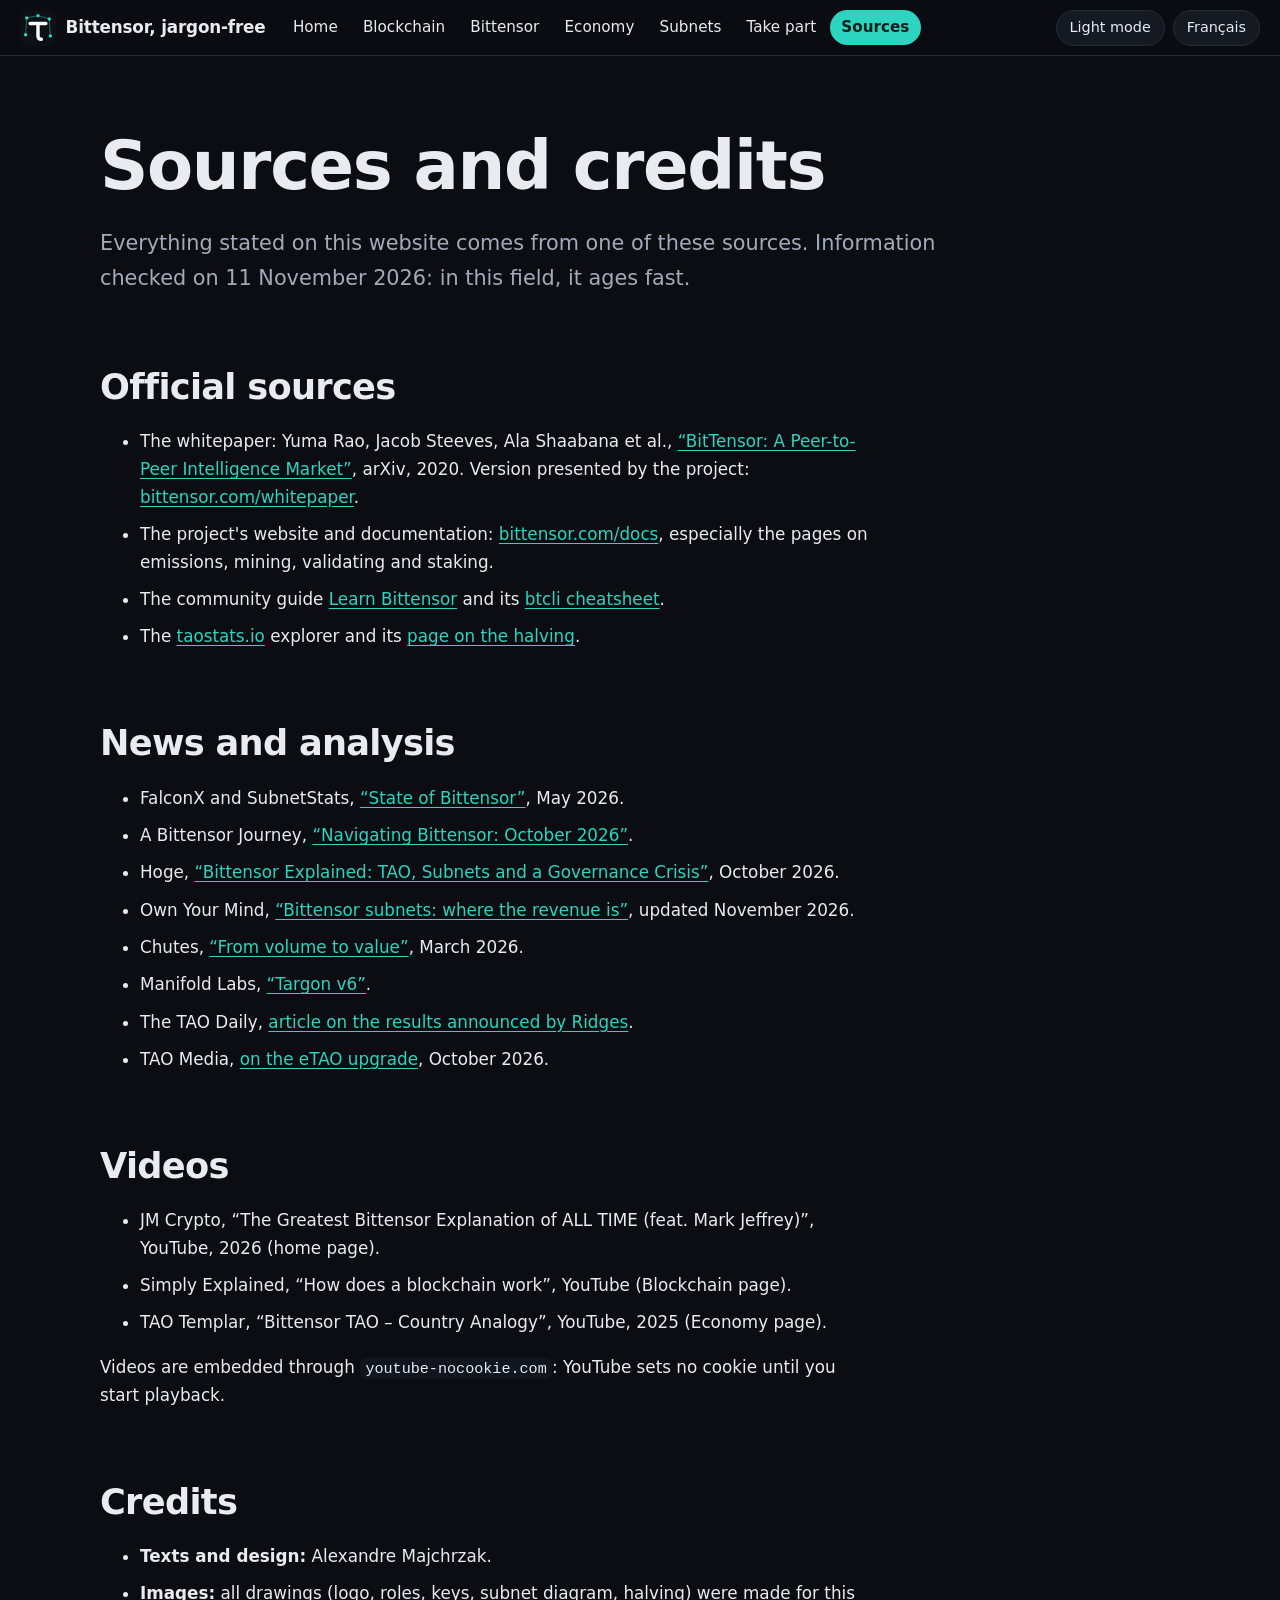
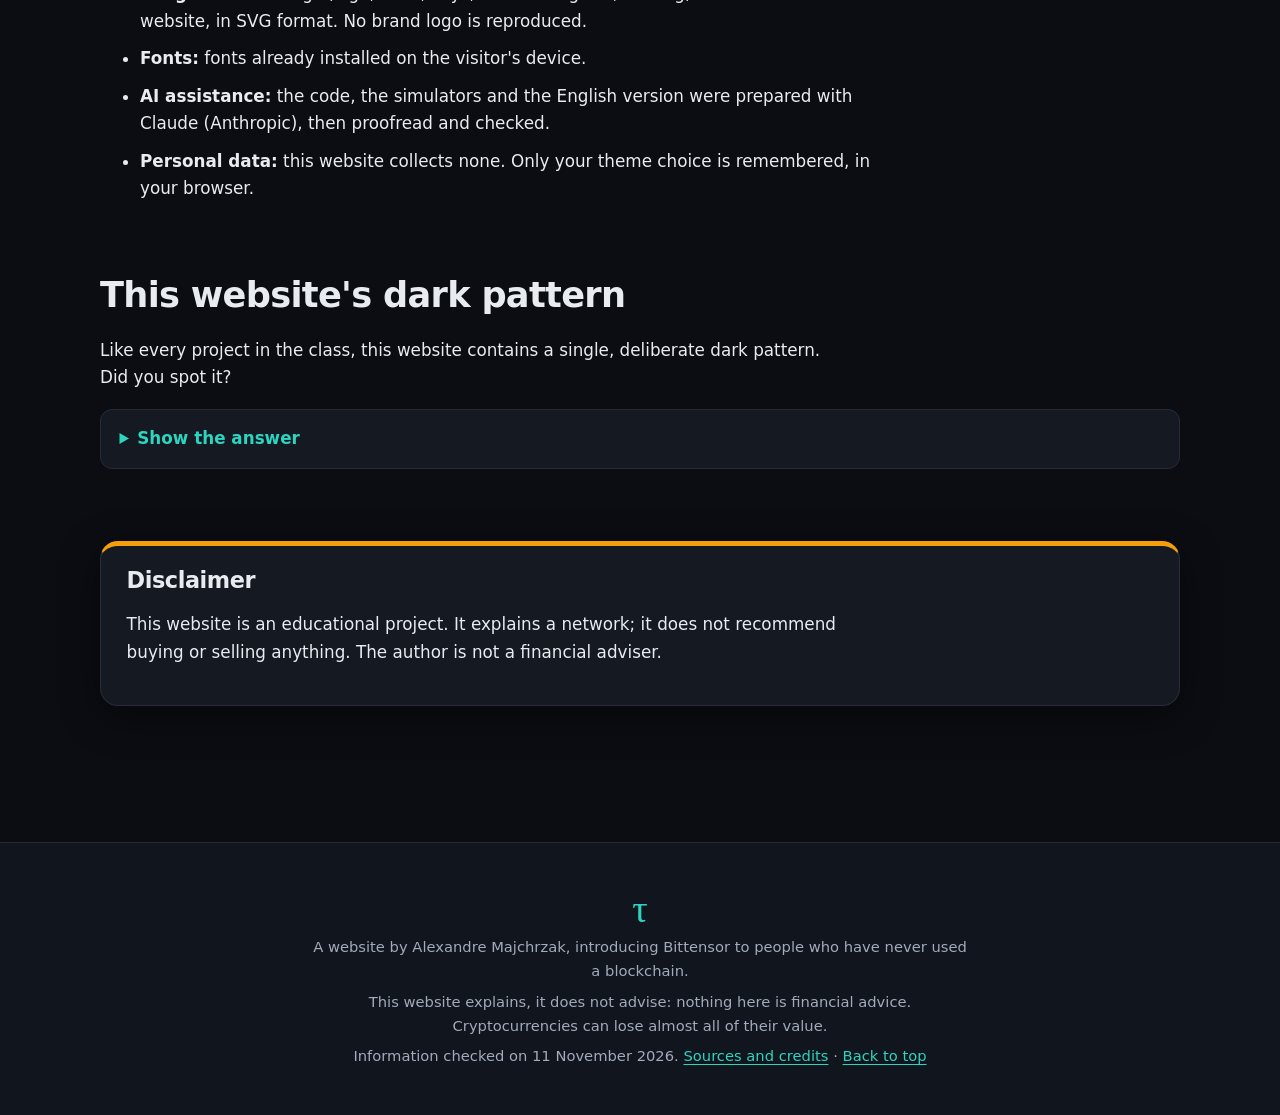
<file: sources-en.html>
<!DOCTYPE html>
<html lang="en">
<head>
  <meta charset="utf-8">
  <meta name="viewport" content="width=device-width, initial-scale=1">
  <title>Sources and credits · Bittensor, jargon-free</title>
  <meta name="description" content="Official sources, news articles, videos and credits of the Bittensor, jargon-free website.">
  <meta name="author" content="Alexandre Majchrzak">
  <link rel="icon" href="img/logo.svg" type="image/svg+xml">
  <link rel="alternate" hreflang="fr" href="sources.html">
  <link rel="stylesheet" href="style.css">
  <script src="script.js" defer></script>
</head>
<body id="haut" class="sombre page-sources">
  <a class="saut" href="#contenu">Skip to content</a>
  <div class="progression" aria-hidden="true"><span></span></div>

  <header class="entete">
    <a class="marque" href="index-en.html">
      <img src="img/logo.svg" alt="" width="36" height="36">
      <span>Bittensor, jargon-free</span>
    </a>
    <button class="menu-bouton" aria-expanded="false" aria-controls="menu">Menu</button>
    <nav id="menu" class="menu" aria-label="Main navigation">
      <ul>
        <li><a href="index-en.html">Home</a></li>
        <li><a href="blockchain-en.html">Blockchain</a></li>
        <li><a href="bittensor-en.html">Bittensor</a></li>
        <li><a href="economie-en.html">Economy</a></li>
        <li><a href="subnets-en.html">Subnets</a></li>
        <li><a href="participer-en.html">Take part</a></li>
        <li><a href="sources-en.html" aria-current="page">Sources</a></li>
      </ul>
    </nav>
    <div class="outils">
      <button id="bouton-theme" class="bouton-petit" aria-pressed="true">Light mode</button>
      <a class="bouton-petit" href="sources.html" lang="fr" hreflang="fr">Français</a>
    </div>
  </header>

  <main id="contenu">
    <header class="entete-page">
      <h1>Sources and credits</h1>
      <p class="chapeau">Everything stated on this website comes from one of these sources. Information checked on 11 November 2026: in this field, it ages fast.</p>
    </header>

    <section aria-labelledby="titre-officiel">
      <h2 id="titre-officiel">Official sources</h2>
      <ul class="liste-sources">
        <li>The whitepaper: Yuma Rao, Jacob Steeves, Ala Shaabana et al., <a href="https://arxiv.org/abs/2003.03917" rel="noopener">“BitTensor: A Peer-to-Peer Intelligence Market”</a>, arXiv, 2020. Version presented by the project: <a href="https://bittensor.com/whitepaper" rel="noopener">bittensor.com/whitepaper</a>.</li>
        <li>The project's website and documentation: <a href="https://www.bittensor.com/docs" rel="noopener">bittensor.com/docs</a>, especially the pages on emissions, mining, validating and staking.</li>
        <li>The community guide <a href="https://learnbittensor.org" rel="noopener">Learn Bittensor</a> and its <a href="https://learnbittensor.org/guides/btcli-cheatsheet" rel="noopener">btcli cheatsheet</a>.</li>
        <li>The <a href="https://taostats.io" rel="noopener">taostats.io</a> explorer and its <a href="https://docs.taostats.io/docs/halving" rel="noopener">page on the halving</a>.</li>
      </ul>
    </section>

    <section aria-labelledby="titre-actu">
      <h2 id="titre-actu">News and analysis</h2>
      <ul class="liste-sources">
        <li>FalconX and SubnetStats, <a href="https://www.falconx.io/newsroom/state-of-bittensor-subnet-adoption-trends-network-mechanics-and-covenants-departure" rel="noopener">“State of Bittensor”</a>, May 2026.</li>
        <li>A Bittensor Journey, <a href="https://www.abittensorjourney.com/p/navigating-bittensor-october-2026" rel="noopener">“Navigating Bittensor: October 2026”</a>.</li>
        <li>Hoge, <a href="https://hoge.gg/bittensor-tao-explained-subnets-governance-crisis/" rel="noopener">“Bittensor Explained: TAO, Subnets and a Governance Crisis”</a>, October 2026.</li>
        <li>Own Your Mind, <a href="https://ownyourmind.ai/tokenomics/bittensor-subnets-where-the-revenue-is/" rel="noopener">“Bittensor subnets: where the revenue is”</a>, updated November 2026.</li>
        <li>Chutes, <a href="https://chutes.ai/news/from-volume-to-value-building-a-sustainable-ai-inference-platform-2" rel="noopener">“From volume to value”</a>, March 2026.</li>
        <li>Manifold Labs, <a href="https://manifold.inc/releases/targon-v6" rel="noopener">“Targon v6”</a>.</li>
        <li>The TAO Daily, <a href="https://taodaily.io/ridges-ai-achieves-80-3-on-swe-bench-outpacing-industry-giants" rel="noopener">article on the results announced by Ridges</a>.</li>
        <li>TAO Media, <a href="https://www.tao.media/bittensor-publishes-etao-upgrade-for-subnet-controlled-emission-splits/" rel="noopener">on the eTAO upgrade</a>, October 2026.</li>
      </ul>
    </section>

    <section aria-labelledby="titre-videos">
      <h2 id="titre-videos">Videos</h2>
      <ul class="liste-sources">
        <li>JM Crypto, “The Greatest Bittensor Explanation of ALL TIME (feat. Mark Jeffrey)”, YouTube, 2026 (home page).</li>
        <li>Simply Explained, “How does a blockchain work”, YouTube (Blockchain page).</li>
        <li>TAO Templar, “Bittensor TAO – Country Analogy”, YouTube, 2025 (Economy page).</li>
      </ul>
      <p>Videos are embedded through <code>youtube-nocookie.com</code>: YouTube sets no cookie until you start playback.</p>
    </section>

    <section aria-labelledby="titre-credits">
      <h2 id="titre-credits">Credits</h2>
      <ul class="liste-sources">
        <li><strong>Texts and design:</strong> Alexandre Majchrzak.</li>
        <li><strong>Images:</strong> all drawings (logo, roles, keys, subnet diagram, halving) were made for this website, in SVG format. No brand logo is reproduced.</li>
        <li><strong>Fonts:</strong> fonts already installed on the visitor's device.</li>
        <li><strong>AI assistance:</strong> the code, the simulators and the English version were prepared with Claude (Anthropic), then proofread and checked.</li>
        <li><strong>Personal data:</strong> this website collects none. Only your theme choice is remembered, in your browser.</li>
      </ul>
    </section>

    <section aria-labelledby="titre-dark">
      <h2 id="titre-dark">This website's dark pattern</h2>
      <p>Like every project in the class, this website contains a single, deliberate dark pattern. Did you spot it?</p>
      <details>
        <summary>Show the answer</summary>
        <p>On the Take part page, the “Limited offer!” banner shows a countdown to “book your miner slot”. It is <strong>false urgency</strong>: there is nothing to book, and the timer restarts from 10 minutes at every visit. This trick pushes people to act without thinking; it is also the favourite weapon of crypto scams, hence the sixth safety rule.</p>
      </details>
    </section>

    <section class="encadre encadre-orange" aria-labelledby="titre-avertissement">
      <h2 id="titre-avertissement">Disclaimer</h2>
      <p>This website is an educational project. It explains a network; it does not recommend buying or selling anything. The author is not a financial adviser.</p>
    </section>
  </main>

  <footer class="pied">
    <p class="pied-logo">τ</p>
    <p>A website by Alexandre Majchrzak, introducing Bittensor to people who have never used a blockchain.</p>
    <p>This website explains, it does not advise: nothing here is financial advice. Cryptocurrencies can lose almost all of their value.</p>
    <p>Information checked on 11 November 2026. <a href="sources-en.html">Sources and credits</a> · <a href="#haut">Back to top</a></p>
  </footer>
</body>
</html>
</file>
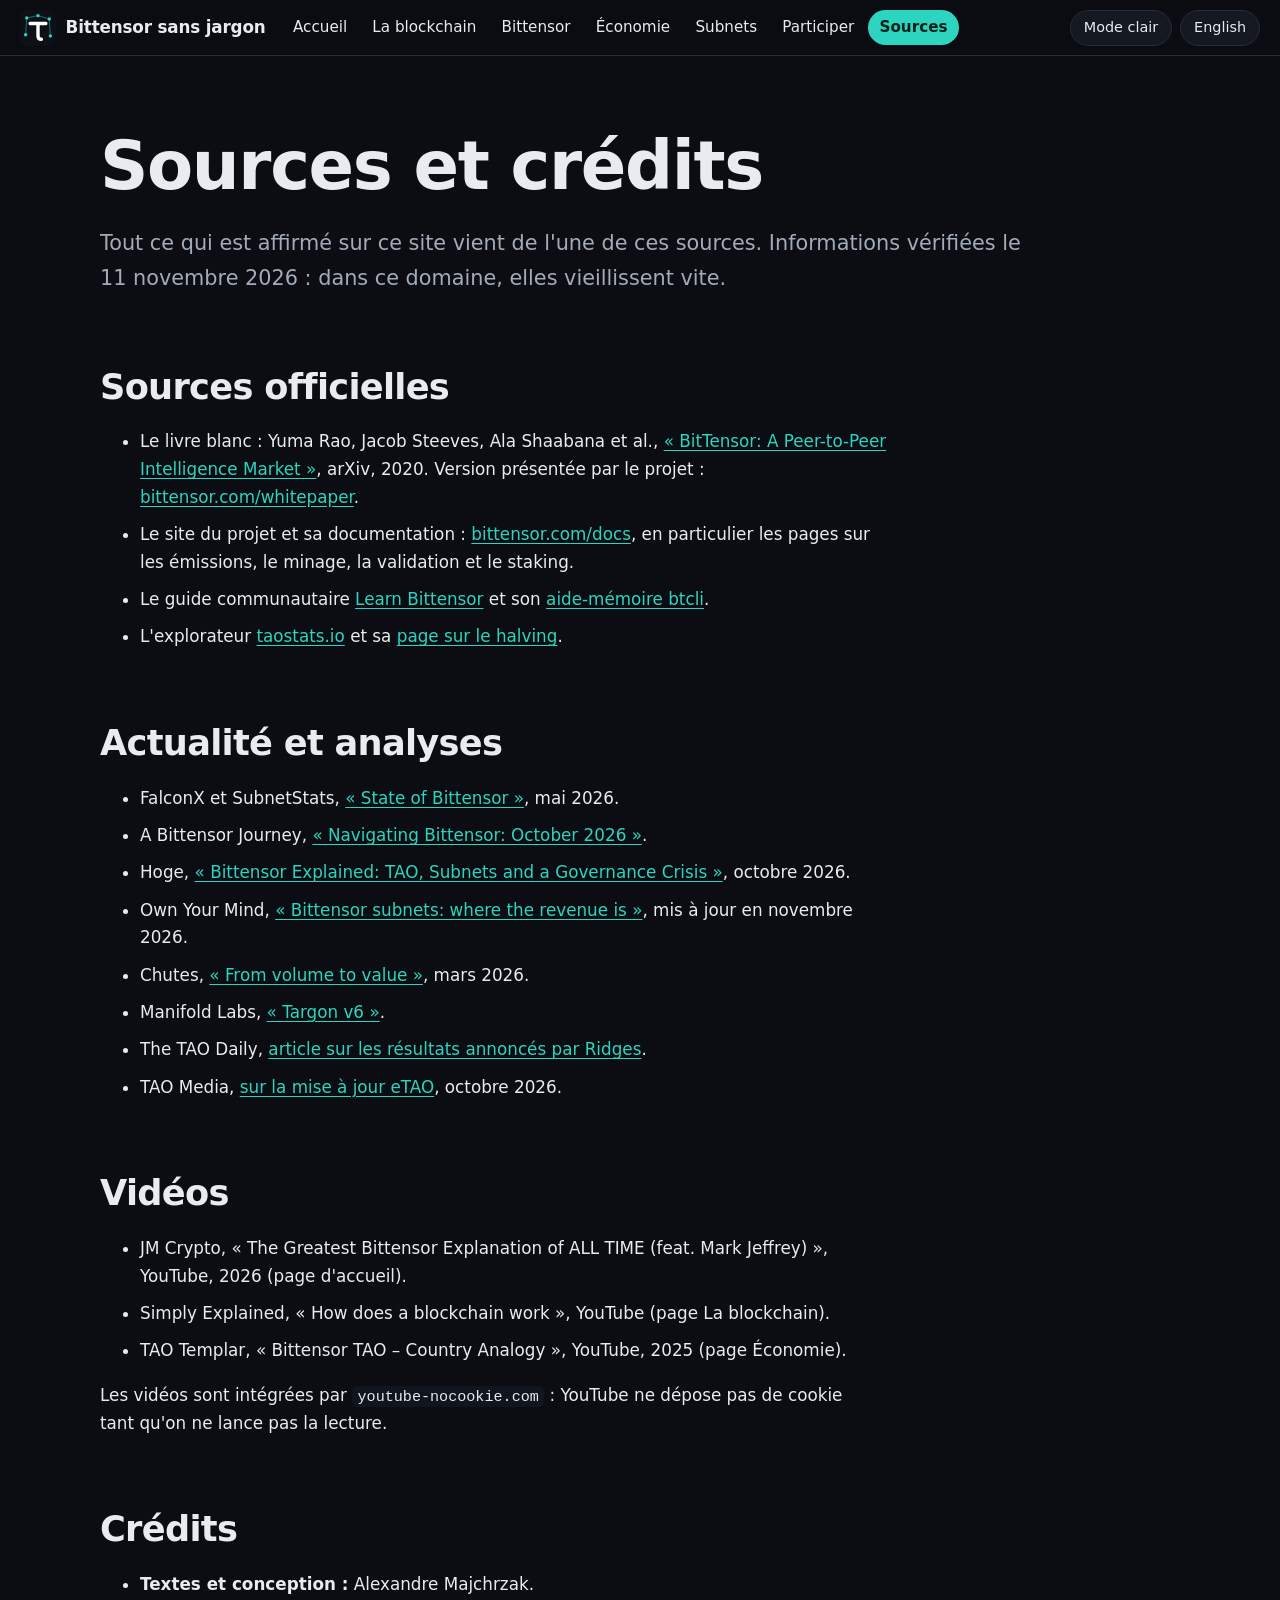
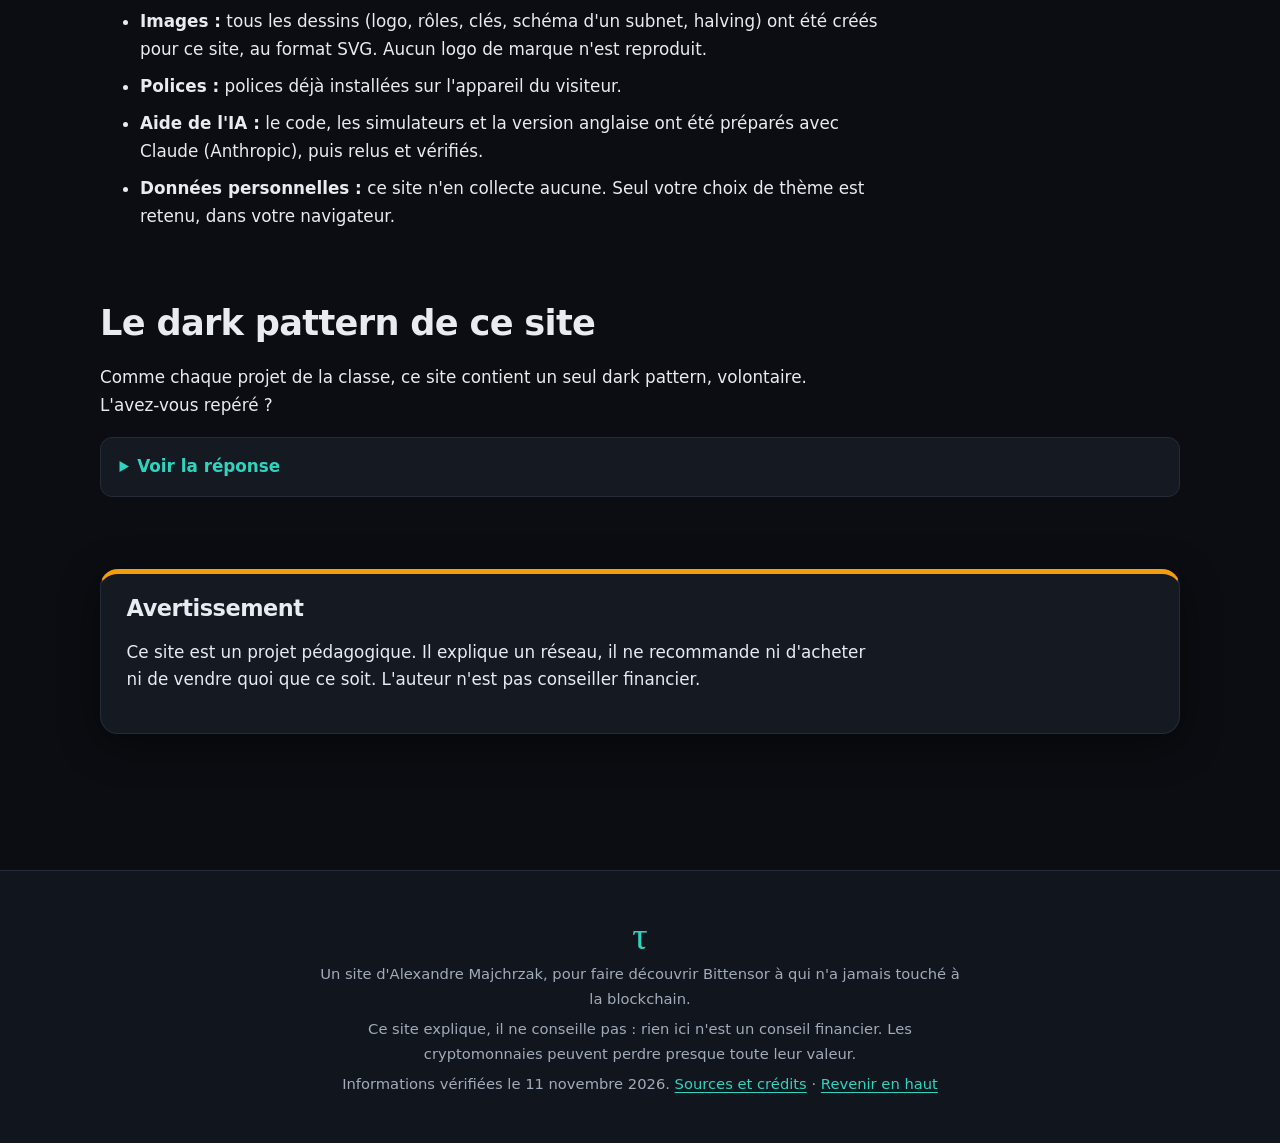
<file: sources.html>
<!DOCTYPE html>
<html lang="fr">
<head>
  <meta charset="utf-8">
  <meta name="viewport" content="width=device-width, initial-scale=1">
  <title>Sources et crédits · Bittensor sans jargon</title>
  <meta name="description" content="Les sources officielles, les articles d'actualité, les vidéos et les crédits du site Bittensor sans jargon.">
  <meta name="author" content="Alexandre Majchrzak">
  <link rel="icon" href="img/logo.svg" type="image/svg+xml">
  <link rel="alternate" hreflang="en" href="sources-en.html">
  <link rel="stylesheet" href="style.css">
  <script src="script.js" defer></script>
</head>
<body id="haut" class="sombre page-sources">
  <a class="saut" href="#contenu">Aller au contenu</a>
  <div class="progression" aria-hidden="true"><span></span></div>

  <header class="entete">
    <a class="marque" href="index.html">
      <img src="img/logo.svg" alt="" width="36" height="36">
      <span>Bittensor sans jargon</span>
    </a>
    <button class="menu-bouton" aria-expanded="false" aria-controls="menu">Menu</button>
    <nav id="menu" class="menu" aria-label="Navigation principale">
      <ul>
        <li><a href="index.html">Accueil</a></li>
        <li><a href="blockchain.html">La blockchain</a></li>
        <li><a href="bittensor.html">Bittensor</a></li>
        <li><a href="economie.html">Économie</a></li>
        <li><a href="subnets.html">Subnets</a></li>
        <li><a href="participer.html">Participer</a></li>
        <li><a href="sources.html" aria-current="page">Sources</a></li>
      </ul>
    </nav>
    <div class="outils">
      <button id="bouton-theme" class="bouton-petit" aria-pressed="true">Mode clair</button>
      <a class="bouton-petit" href="sources-en.html" lang="en" hreflang="en">English</a>
    </div>
  </header>

  <main id="contenu">
    <header class="entete-page">
      <h1>Sources et crédits</h1>
      <p class="chapeau">Tout ce qui est affirmé sur ce site vient de l'une de ces sources. Informations vérifiées le 11 novembre 2026 : dans ce domaine, elles vieillissent vite.</p>
    </header>

    <section aria-labelledby="titre-officiel">
      <h2 id="titre-officiel">Sources officielles</h2>
      <ul class="liste-sources">
        <li>Le livre blanc : Yuma Rao, Jacob Steeves, Ala Shaabana et al., <a href="https://arxiv.org/abs/2003.03917" rel="noopener">« BitTensor: A Peer-to-Peer Intelligence Market »</a>, arXiv, 2020. Version présentée par le projet : <a href="https://bittensor.com/whitepaper" rel="noopener">bittensor.com/whitepaper</a>.</li>
        <li>Le site du projet et sa documentation : <a href="https://www.bittensor.com/docs" rel="noopener">bittensor.com/docs</a>, en particulier les pages sur les émissions, le minage, la validation et le staking.</li>
        <li>Le guide communautaire <a href="https://learnbittensor.org" rel="noopener">Learn Bittensor</a> et son <a href="https://learnbittensor.org/guides/btcli-cheatsheet" rel="noopener">aide-mémoire btcli</a>.</li>
        <li>L'explorateur <a href="https://taostats.io" rel="noopener">taostats.io</a> et sa <a href="https://docs.taostats.io/docs/halving" rel="noopener">page sur le halving</a>.</li>
      </ul>
    </section>

    <section aria-labelledby="titre-actu">
      <h2 id="titre-actu">Actualité et analyses</h2>
      <ul class="liste-sources">
        <li>FalconX et SubnetStats, <a href="https://www.falconx.io/newsroom/state-of-bittensor-subnet-adoption-trends-network-mechanics-and-covenants-departure" rel="noopener">« State of Bittensor »</a>, mai 2026.</li>
        <li>A Bittensor Journey, <a href="https://www.abittensorjourney.com/p/navigating-bittensor-october-2026" rel="noopener">« Navigating Bittensor: October 2026 »</a>.</li>
        <li>Hoge, <a href="https://hoge.gg/bittensor-tao-explained-subnets-governance-crisis/" rel="noopener">« Bittensor Explained: TAO, Subnets and a Governance Crisis »</a>, octobre 2026.</li>
        <li>Own Your Mind, <a href="https://ownyourmind.ai/tokenomics/bittensor-subnets-where-the-revenue-is/" rel="noopener">« Bittensor subnets: where the revenue is »</a>, mis à jour en novembre 2026.</li>
        <li>Chutes, <a href="https://chutes.ai/news/from-volume-to-value-building-a-sustainable-ai-inference-platform-2" rel="noopener">« From volume to value »</a>, mars 2026.</li>
        <li>Manifold Labs, <a href="https://manifold.inc/releases/targon-v6" rel="noopener">« Targon v6 »</a>.</li>
        <li>The TAO Daily, <a href="https://taodaily.io/ridges-ai-achieves-80-3-on-swe-bench-outpacing-industry-giants" rel="noopener">article sur les résultats annoncés par Ridges</a>.</li>
        <li>TAO Media, <a href="https://www.tao.media/bittensor-publishes-etao-upgrade-for-subnet-controlled-emission-splits/" rel="noopener">sur la mise à jour eTAO</a>, octobre 2026.</li>
      </ul>
    </section>

    <section aria-labelledby="titre-videos">
      <h2 id="titre-videos">Vidéos</h2>
      <ul class="liste-sources">
        <li>JM Crypto, « The Greatest Bittensor Explanation of ALL TIME (feat. Mark Jeffrey) », YouTube, 2026 (page d'accueil).</li>
        <li>Simply Explained, « How does a blockchain work », YouTube (page La blockchain).</li>
        <li>TAO Templar, « Bittensor TAO – Country Analogy », YouTube, 2025 (page Économie).</li>
      </ul>
      <p>Les vidéos sont intégrées par <code>youtube-nocookie.com</code> : YouTube ne dépose pas de cookie tant qu'on ne lance pas la lecture.</p>
    </section>

    <section aria-labelledby="titre-credits">
      <h2 id="titre-credits">Crédits</h2>
      <ul class="liste-sources">
        <li><strong>Textes et conception :</strong> Alexandre Majchrzak.</li>
        <li><strong>Images :</strong> tous les dessins (logo, rôles, clés, schéma d'un subnet, halving) ont été créés pour ce site, au format SVG. Aucun logo de marque n'est reproduit.</li>
        <li><strong>Polices :</strong> polices déjà installées sur l'appareil du visiteur.</li>
        <li><strong>Aide de l'IA :</strong> le code, les simulateurs et la version anglaise ont été préparés avec Claude (Anthropic), puis relus et vérifiés.</li>
        <li><strong>Données personnelles :</strong> ce site n'en collecte aucune. Seul votre choix de thème est retenu, dans votre navigateur.</li>
      </ul>
    </section>

    <section aria-labelledby="titre-dark">
      <h2 id="titre-dark">Le dark pattern de ce site</h2>
      <p>Comme chaque projet de la classe, ce site contient un seul dark pattern, volontaire. L'avez-vous repéré ?</p>
      <details>
        <summary>Voir la réponse</summary>
        <p>Sur la page Participer, le bandeau « Offre limitée ! » affiche un compte à rebours pour « réserver sa place » de mineur. C'est une <strong>fausse urgence</strong> : il n'y a rien à réserver, et le minuteur repart de 10 minutes à chaque visite. Ce procédé pousse à agir sans réfléchir ; c'est aussi l'arme préférée des arnaques aux cryptomonnaies, d'où la sixième règle de sécurité.</p>
      </details>
    </section>

    <section class="encadre encadre-orange" aria-labelledby="titre-avertissement">
      <h2 id="titre-avertissement">Avertissement</h2>
      <p>Ce site est un projet pédagogique. Il explique un réseau, il ne recommande ni d'acheter ni de vendre quoi que ce soit. L'auteur n'est pas conseiller financier.</p>
    </section>
  </main>

  <footer class="pied">
    <p class="pied-logo">τ</p>
    <p>Un site d'Alexandre Majchrzak, pour faire découvrir Bittensor à qui n'a jamais touché à la blockchain.</p>
    <p>Ce site explique, il ne conseille pas : rien ici n'est un conseil financier. Les cryptomonnaies peuvent perdre presque toute leur valeur.</p>
    <p>Informations vérifiées le 11 novembre 2026. <a href="sources.html">Sources et crédits</a> · <a href="#haut">Revenir en haut</a></p>
  </footer>
</body>
</html>
</file>
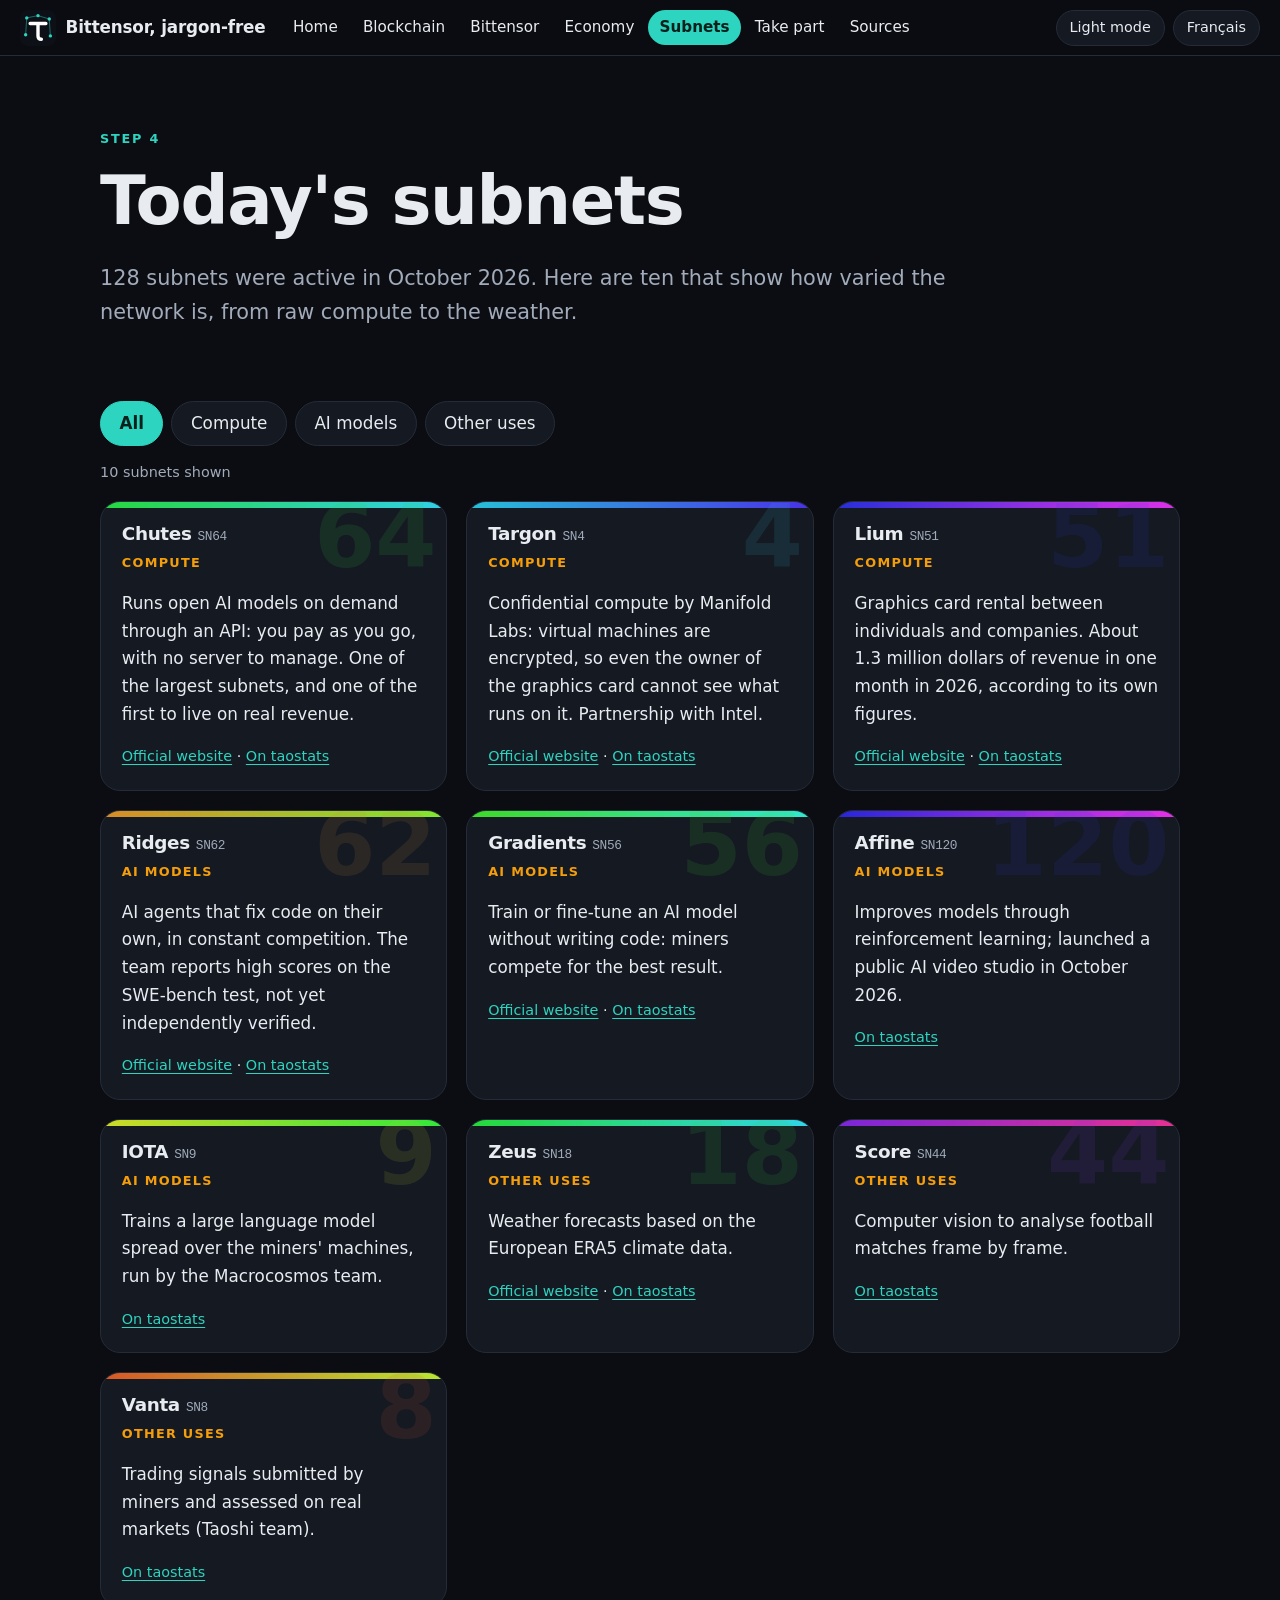
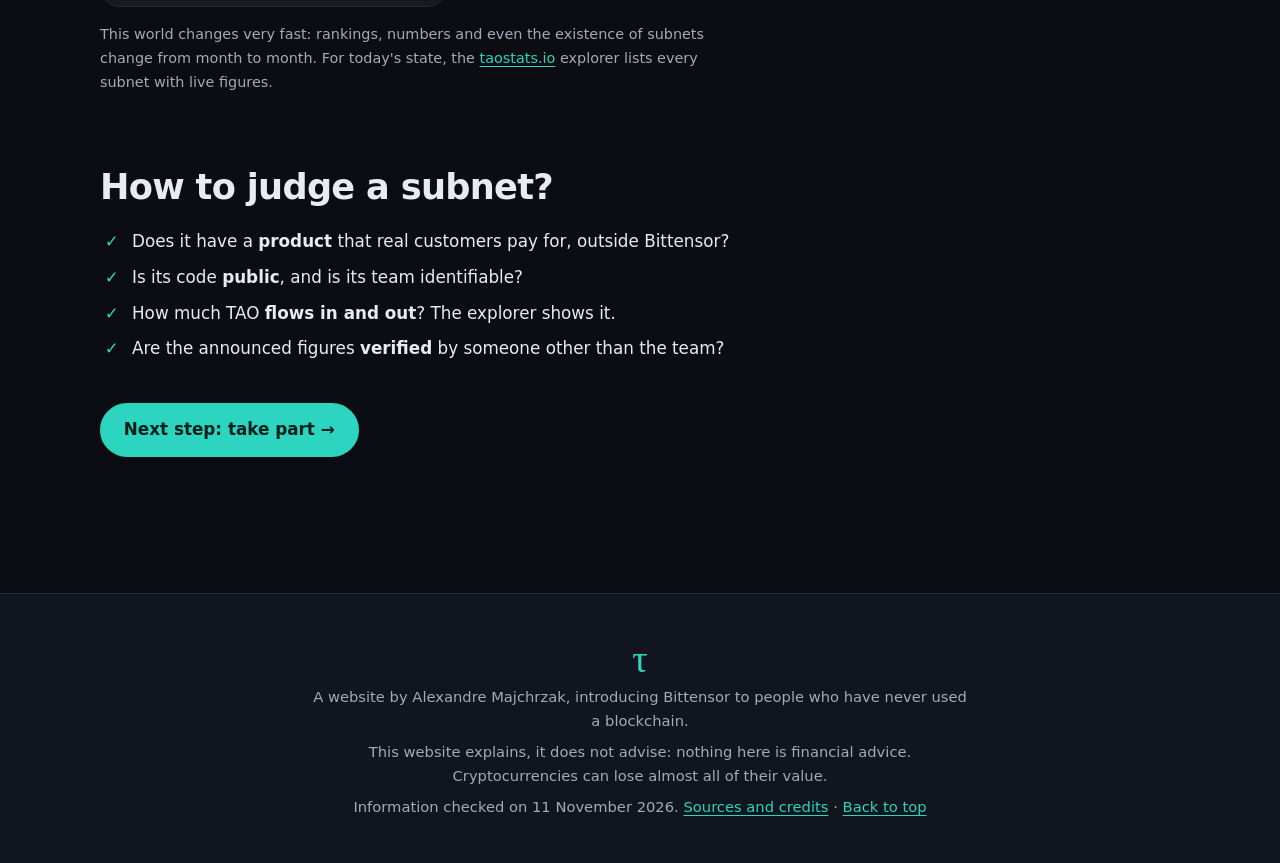
<file: subnets-en.html>
<!DOCTYPE html>
<html lang="en">
<head>
  <meta charset="utf-8">
  <meta name="viewport" content="width=device-width, initial-scale=1">
  <title>Today's subnets · Bittensor, jargon-free</title>
  <meta name="description" content="A selection of Bittensor subnets active in November 2026: Chutes, Targon, Lium, Ridges and more.">
  <meta name="author" content="Alexandre Majchrzak">
  <link rel="icon" href="img/logo.svg" type="image/svg+xml">
  <link rel="alternate" hreflang="fr" href="subnets.html">
  <link rel="stylesheet" href="style.css">
  <script src="script.js" defer></script>
</head>
<body id="haut" class="sombre page-subnets">
  <a class="saut" href="#contenu">Skip to content</a>
  <div class="progression" aria-hidden="true"><span></span></div>

  <header class="entete">
    <a class="marque" href="index-en.html">
      <img src="img/logo.svg" alt="" width="36" height="36">
      <span>Bittensor, jargon-free</span>
    </a>
    <button class="menu-bouton" aria-expanded="false" aria-controls="menu">Menu</button>
    <nav id="menu" class="menu" aria-label="Main navigation">
      <ul>
        <li><a href="index-en.html">Home</a></li>
        <li><a href="blockchain-en.html">Blockchain</a></li>
        <li><a href="bittensor-en.html">Bittensor</a></li>
        <li><a href="economie-en.html">Economy</a></li>
        <li><a href="subnets-en.html" aria-current="page">Subnets</a></li>
        <li><a href="participer-en.html">Take part</a></li>
        <li><a href="sources-en.html">Sources</a></li>
      </ul>
    </nav>
    <div class="outils">
      <button id="bouton-theme" class="bouton-petit" aria-pressed="true">Light mode</button>
      <a class="bouton-petit" href="subnets.html" lang="fr" hreflang="fr">Français</a>
    </div>
  </header>

  <main id="contenu">
    <header class="entete-page">
      <p class="surtitre">Step 4</p>
      <h1>Today's subnets</h1>
      <p class="chapeau">128 subnets were active in October 2026. Here are ten that show how varied the network is, from raw compute to the weather.</p>
    </header>

    <section aria-labelledby="titre-filtres">
      <h2 id="titre-filtres" class="visuellement-cache">Filter the subnets</h2>
      <div class="filtres" role="group" aria-label="Category">
        <button class="filtre" data-filtre="tous" aria-pressed="true">All</button>
        <button class="filtre" data-filtre="calcul" aria-pressed="false">Compute</button>
        <button class="filtre" data-filtre="ia" aria-pressed="false">AI models</button>
        <button class="filtre" data-filtre="autre" aria-pressed="false">Other uses</button>
      </div>
      <p id="compte-subnets" class="note" aria-live="polite"></p>
      <ul class="grille-subnets">
        <li class="carte-subnet" data-categorie="calcul" style="--teinte: 128">
          <p class="numero" aria-hidden="true">64</p>
          <h3>Chutes <span class="sn">SN64</span></h3>
          <p class="categorie">Compute</p>
          <p>Runs open AI models on demand through an API: you pay as you go, with no server to manage. One of the largest subnets, and one of the first to live on real revenue.</p>
          <p class="liens-subnet"><a href="https://chutes.ai" rel="noopener">Official website</a> · <a href="https://taostats.io/subnets/64" rel="noopener">On taostats</a></p>
        </li>
        <li class="carte-subnet" data-categorie="calcul" style="--teinte: 188">
          <p class="numero" aria-hidden="true">4</p>
          <h3>Targon <span class="sn">SN4</span></h3>
          <p class="categorie">Compute</p>
          <p>Confidential compute by Manifold Labs: virtual machines are encrypted, so even the owner of the graphics card cannot see what runs on it. Partnership with Intel.</p>
          <p class="liens-subnet"><a href="https://targon.com" rel="noopener">Official website</a> · <a href="https://taostats.io/subnets/4" rel="noopener">On taostats</a></p>
        </li>
        <li class="carte-subnet" data-categorie="calcul" style="--teinte: 237">
          <p class="numero" aria-hidden="true">51</p>
          <h3>Lium <span class="sn">SN51</span></h3>
          <p class="categorie">Compute</p>
          <p>Graphics card rental between individuals and companies. About 1.3 million dollars of revenue in one month in 2026, according to its own figures.</p>
          <p class="liens-subnet"><a href="https://lium.io" rel="noopener">Official website</a> · <a href="https://taostats.io/subnets/51" rel="noopener">On taostats</a></p>
        </li>
        <li class="carte-subnet" data-categorie="ia" style="--teinte: 34">
          <p class="numero" aria-hidden="true">62</p>
          <h3>Ridges <span class="sn">SN62</span></h3>
          <p class="categorie">AI models</p>
          <p>AI agents that fix code on their own, in constant competition. The team reports high scores on the SWE-bench test, not yet independently verified.</p>
          <p class="liens-subnet"><a href="https://www.ridges.ai" rel="noopener">Official website</a> · <a href="https://taostats.io/subnets/62" rel="noopener">On taostats</a></p>
        </li>
        <li class="carte-subnet" data-categorie="ia" style="--teinte: 112">
          <p class="numero" aria-hidden="true">56</p>
          <h3>Gradients <span class="sn">SN56</span></h3>
          <p class="categorie">AI models</p>
          <p>Train or fine-tune an AI model without writing code: miners compete for the best result.</p>
          <p class="liens-subnet"><a href="https://gradients.io" rel="noopener">Official website</a> · <a href="https://taostats.io/subnets/56" rel="noopener">On taostats</a></p>
        </li>
        <li class="carte-subnet" data-categorie="ia" style="--teinte: 240">
          <p class="numero" aria-hidden="true">120</p>
          <h3>Affine <span class="sn">SN120</span></h3>
          <p class="categorie">AI models</p>
          <p>Improves models through reinforcement learning; launched a public AI video studio in October 2026.</p>
          <p class="liens-subnet"><a href="https://taostats.io/subnets/120" rel="noopener">On taostats</a></p>
        </li>
        <li class="carte-subnet" data-categorie="ia" style="--teinte: 63">
          <p class="numero" aria-hidden="true">9</p>
          <h3>IOTA <span class="sn">SN9</span></h3>
          <p class="categorie">AI models</p>
          <p>Trains a large language model spread over the miners' machines, run by the Macrocosmos team.</p>
          <p class="liens-subnet"><a href="https://taostats.io/subnets/9" rel="noopener">On taostats</a></p>
        </li>
        <li class="carte-subnet" data-categorie="autre" style="--teinte: 126">
          <p class="numero" aria-hidden="true">18</p>
          <h3>Zeus <span class="sn">SN18</span></h3>
          <p class="categorie">Other uses</p>
          <p>Weather forecasts based on the European ERA5 climate data.</p>
          <p class="liens-subnet"><a href="https://zeussubnet.com" rel="noopener">Official website</a> · <a href="https://taostats.io/subnets/18" rel="noopener">On taostats</a></p>
        </li>
        <li class="carte-subnet" data-categorie="autre" style="--teinte: 268">
          <p class="numero" aria-hidden="true">44</p>
          <h3>Score <span class="sn">SN44</span></h3>
          <p class="categorie">Other uses</p>
          <p>Computer vision to analyse football matches frame by frame.</p>
          <p class="liens-subnet"><a href="https://taostats.io/subnets/44" rel="noopener">On taostats</a></p>
        </li>
        <li class="carte-subnet" data-categorie="autre" style="--teinte: 16">
          <p class="numero" aria-hidden="true">8</p>
          <h3>Vanta <span class="sn">SN8</span></h3>
          <p class="categorie">Other uses</p>
          <p>Trading signals submitted by miners and assessed on real markets (Taoshi team).</p>
          <p class="liens-subnet"><a href="https://taostats.io/subnets/8" rel="noopener">On taostats</a></p>
        </li>
      </ul>
      <p class="note">This world changes very fast: rankings, numbers and even the existence of subnets change from month to month. For today's state, the <a href="https://taostats.io/subnets" rel="noopener">taostats.io</a> explorer lists every subnet with live figures.</p>
    </section>

    <section class="apparait" aria-labelledby="titre-choisir">
      <h2 id="titre-choisir">How to judge a subnet?</h2>
      <ul class="liste-coches">
        <li>Does it have a <strong>product</strong> that real customers pay for, outside Bittensor?</li>
        <li>Is its code <strong>public</strong>, and is its team identifiable?</li>
        <li>How much TAO <strong>flows in and out</strong>? The explorer shows it.</li>
        <li>Are the announced figures <strong>verified</strong> by someone other than the team?</li>
      </ul>
      <p class="suite"><a class="bouton" href="participer-en.html">Next step: take part →</a></p>
    </section>
  </main>

  <footer class="pied">
    <p class="pied-logo">τ</p>
    <p>A website by Alexandre Majchrzak, introducing Bittensor to people who have never used a blockchain.</p>
    <p>This website explains, it does not advise: nothing here is financial advice. Cryptocurrencies can lose almost all of their value.</p>
    <p>Information checked on 11 November 2026. <a href="sources-en.html">Sources and credits</a> · <a href="#haut">Back to top</a></p>
  </footer>
</body>
</html>
</file>
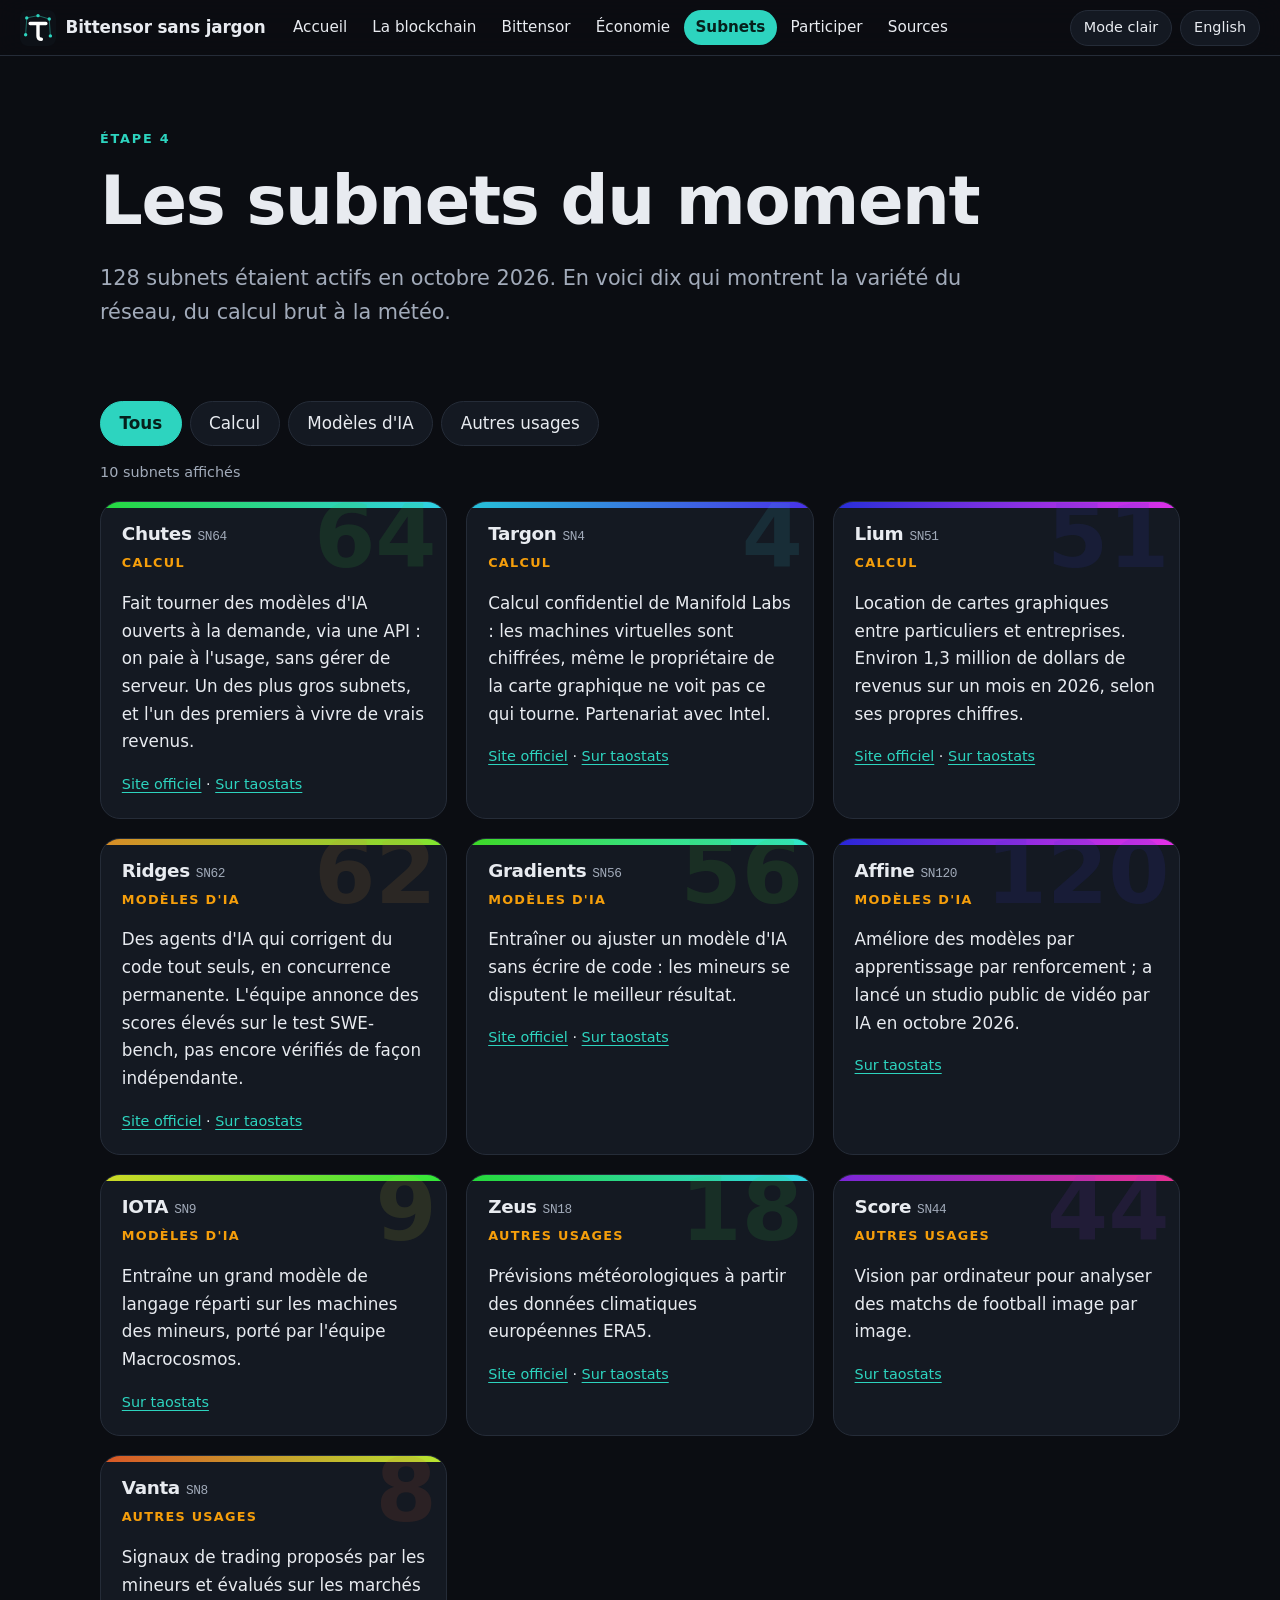
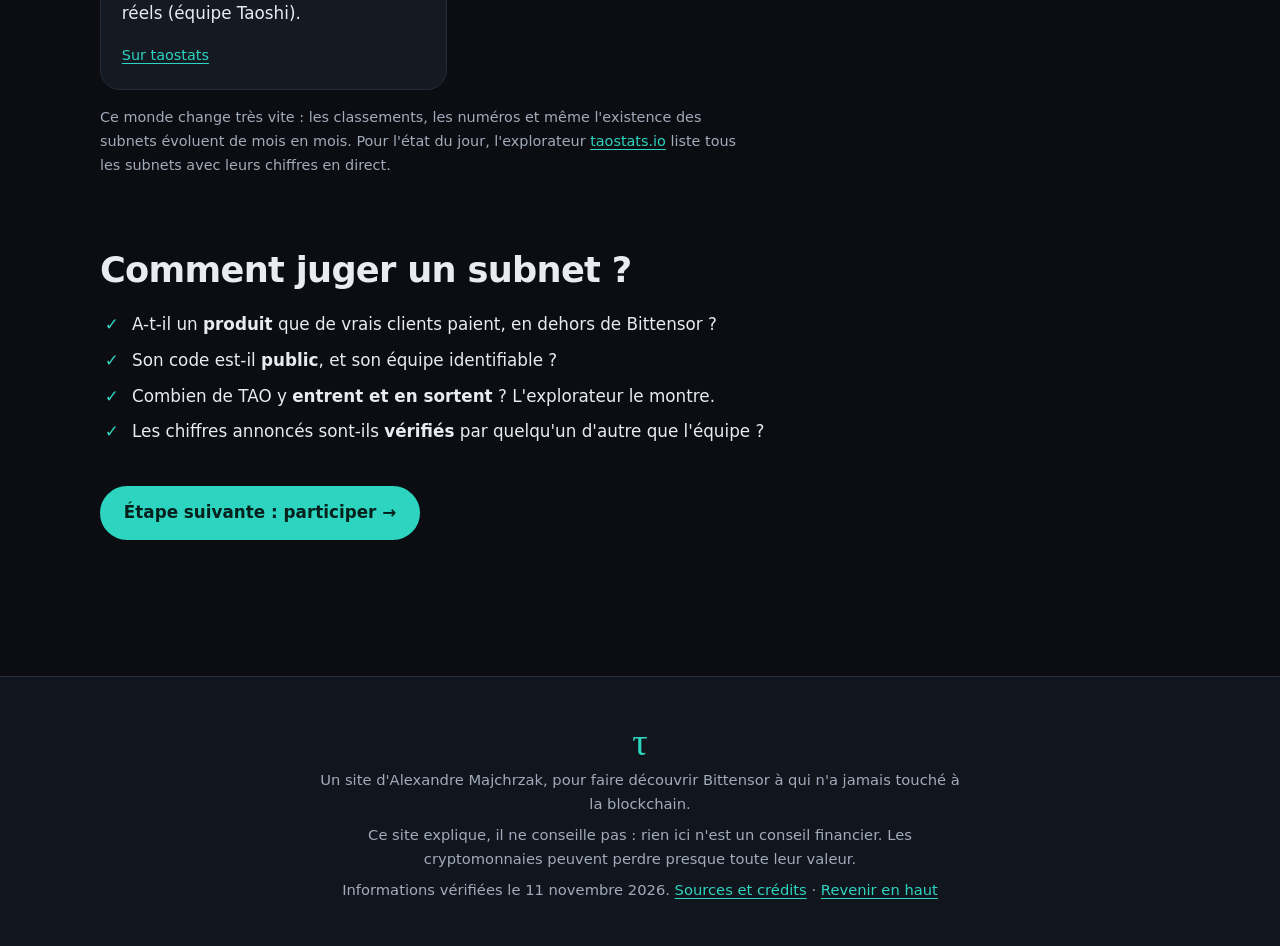
<file: subnets.html>
<!DOCTYPE html>
<html lang="fr">
<head>
  <meta charset="utf-8">
  <meta name="viewport" content="width=device-width, initial-scale=1">
  <title>Les subnets du moment · Bittensor sans jargon</title>
  <meta name="description" content="Une sélection de subnets Bittensor actifs en novembre 2026 : Chutes, Targon, Lium, Ridges et d'autres.">
  <meta name="author" content="Alexandre Majchrzak">
  <link rel="icon" href="img/logo.svg" type="image/svg+xml">
  <link rel="alternate" hreflang="en" href="subnets-en.html">
  <link rel="stylesheet" href="style.css">
  <script src="script.js" defer></script>
</head>
<body id="haut" class="sombre page-subnets">
  <a class="saut" href="#contenu">Aller au contenu</a>
  <div class="progression" aria-hidden="true"><span></span></div>

  <header class="entete">
    <a class="marque" href="index.html">
      <img src="img/logo.svg" alt="" width="36" height="36">
      <span>Bittensor sans jargon</span>
    </a>
    <button class="menu-bouton" aria-expanded="false" aria-controls="menu">Menu</button>
    <nav id="menu" class="menu" aria-label="Navigation principale">
      <ul>
        <li><a href="index.html">Accueil</a></li>
        <li><a href="blockchain.html">La blockchain</a></li>
        <li><a href="bittensor.html">Bittensor</a></li>
        <li><a href="economie.html">Économie</a></li>
        <li><a href="subnets.html" aria-current="page">Subnets</a></li>
        <li><a href="participer.html">Participer</a></li>
        <li><a href="sources.html">Sources</a></li>
      </ul>
    </nav>
    <div class="outils">
      <button id="bouton-theme" class="bouton-petit" aria-pressed="true">Mode clair</button>
      <a class="bouton-petit" href="subnets-en.html" lang="en" hreflang="en">English</a>
    </div>
  </header>

  <main id="contenu">
    <header class="entete-page">
      <p class="surtitre">Étape 4</p>
      <h1>Les subnets du moment</h1>
      <p class="chapeau">128 subnets étaient actifs en octobre 2026. En voici dix qui montrent la variété du réseau, du calcul brut à la météo.</p>
    </header>

    <section aria-labelledby="titre-filtres">
      <h2 id="titre-filtres" class="visuellement-cache">Filtrer les subnets</h2>
      <div class="filtres" role="group" aria-label="Catégorie">
        <button class="filtre" data-filtre="tous" aria-pressed="true">Tous</button>
        <button class="filtre" data-filtre="calcul" aria-pressed="false">Calcul</button>
        <button class="filtre" data-filtre="ia" aria-pressed="false">Modèles d'IA</button>
        <button class="filtre" data-filtre="autre" aria-pressed="false">Autres usages</button>
      </div>
      <p id="compte-subnets" class="note" aria-live="polite"></p>
      <ul class="grille-subnets">
        <li class="carte-subnet" data-categorie="calcul" style="--teinte: 128">
          <p class="numero" aria-hidden="true">64</p>
          <h3>Chutes <span class="sn">SN64</span></h3>
          <p class="categorie">Calcul</p>
          <p>Fait tourner des modèles d'IA ouverts à la demande, via une API : on paie à l'usage, sans gérer de serveur. Un des plus gros subnets, et l'un des premiers à vivre de vrais revenus.</p>
          <p class="liens-subnet"><a href="https://chutes.ai" rel="noopener">Site officiel</a> · <a href="https://taostats.io/subnets/64" rel="noopener">Sur taostats</a></p>
        </li>
        <li class="carte-subnet" data-categorie="calcul" style="--teinte: 188">
          <p class="numero" aria-hidden="true">4</p>
          <h3>Targon <span class="sn">SN4</span></h3>
          <p class="categorie">Calcul</p>
          <p>Calcul confidentiel de Manifold Labs : les machines virtuelles sont chiffrées, même le propriétaire de la carte graphique ne voit pas ce qui tourne. Partenariat avec Intel.</p>
          <p class="liens-subnet"><a href="https://targon.com" rel="noopener">Site officiel</a> · <a href="https://taostats.io/subnets/4" rel="noopener">Sur taostats</a></p>
        </li>
        <li class="carte-subnet" data-categorie="calcul" style="--teinte: 237">
          <p class="numero" aria-hidden="true">51</p>
          <h3>Lium <span class="sn">SN51</span></h3>
          <p class="categorie">Calcul</p>
          <p>Location de cartes graphiques entre particuliers et entreprises. Environ 1,3 million de dollars de revenus sur un mois en 2026, selon ses propres chiffres.</p>
          <p class="liens-subnet"><a href="https://lium.io" rel="noopener">Site officiel</a> · <a href="https://taostats.io/subnets/51" rel="noopener">Sur taostats</a></p>
        </li>
        <li class="carte-subnet" data-categorie="ia" style="--teinte: 34">
          <p class="numero" aria-hidden="true">62</p>
          <h3>Ridges <span class="sn">SN62</span></h3>
          <p class="categorie">Modèles d'IA</p>
          <p>Des agents d'IA qui corrigent du code tout seuls, en concurrence permanente. L'équipe annonce des scores élevés sur le test SWE-bench, pas encore vérifiés de façon indépendante.</p>
          <p class="liens-subnet"><a href="https://www.ridges.ai" rel="noopener">Site officiel</a> · <a href="https://taostats.io/subnets/62" rel="noopener">Sur taostats</a></p>
        </li>
        <li class="carte-subnet" data-categorie="ia" style="--teinte: 112">
          <p class="numero" aria-hidden="true">56</p>
          <h3>Gradients <span class="sn">SN56</span></h3>
          <p class="categorie">Modèles d'IA</p>
          <p>Entraîner ou ajuster un modèle d'IA sans écrire de code : les mineurs se disputent le meilleur résultat.</p>
          <p class="liens-subnet"><a href="https://gradients.io" rel="noopener">Site officiel</a> · <a href="https://taostats.io/subnets/56" rel="noopener">Sur taostats</a></p>
        </li>
        <li class="carte-subnet" data-categorie="ia" style="--teinte: 240">
          <p class="numero" aria-hidden="true">120</p>
          <h3>Affine <span class="sn">SN120</span></h3>
          <p class="categorie">Modèles d'IA</p>
          <p>Améliore des modèles par apprentissage par renforcement ; a lancé un studio public de vidéo par IA en octobre 2026.</p>
          <p class="liens-subnet"><a href="https://taostats.io/subnets/120" rel="noopener">Sur taostats</a></p>
        </li>
        <li class="carte-subnet" data-categorie="ia" style="--teinte: 63">
          <p class="numero" aria-hidden="true">9</p>
          <h3>IOTA <span class="sn">SN9</span></h3>
          <p class="categorie">Modèles d'IA</p>
          <p>Entraîne un grand modèle de langage réparti sur les machines des mineurs, porté par l'équipe Macrocosmos.</p>
          <p class="liens-subnet"><a href="https://taostats.io/subnets/9" rel="noopener">Sur taostats</a></p>
        </li>
        <li class="carte-subnet" data-categorie="autre" style="--teinte: 126">
          <p class="numero" aria-hidden="true">18</p>
          <h3>Zeus <span class="sn">SN18</span></h3>
          <p class="categorie">Autres usages</p>
          <p>Prévisions météorologiques à partir des données climatiques européennes ERA5.</p>
          <p class="liens-subnet"><a href="https://zeussubnet.com" rel="noopener">Site officiel</a> · <a href="https://taostats.io/subnets/18" rel="noopener">Sur taostats</a></p>
        </li>
        <li class="carte-subnet" data-categorie="autre" style="--teinte: 268">
          <p class="numero" aria-hidden="true">44</p>
          <h3>Score <span class="sn">SN44</span></h3>
          <p class="categorie">Autres usages</p>
          <p>Vision par ordinateur pour analyser des matchs de football image par image.</p>
          <p class="liens-subnet"><a href="https://taostats.io/subnets/44" rel="noopener">Sur taostats</a></p>
        </li>
        <li class="carte-subnet" data-categorie="autre" style="--teinte: 16">
          <p class="numero" aria-hidden="true">8</p>
          <h3>Vanta <span class="sn">SN8</span></h3>
          <p class="categorie">Autres usages</p>
          <p>Signaux de trading proposés par les mineurs et évalués sur les marchés réels (équipe Taoshi).</p>
          <p class="liens-subnet"><a href="https://taostats.io/subnets/8" rel="noopener">Sur taostats</a></p>
        </li>
      </ul>
      <p class="note">Ce monde change très vite : les classements, les numéros et même l'existence des subnets évoluent de mois en mois. Pour l'état du jour, l'explorateur <a href="https://taostats.io/subnets" rel="noopener">taostats.io</a> liste tous les subnets avec leurs chiffres en direct.</p>
    </section>

    <section class="apparait" aria-labelledby="titre-choisir">
      <h2 id="titre-choisir">Comment juger un subnet ?</h2>
      <ul class="liste-coches">
        <li>A-t-il un <strong>produit</strong> que de vrais clients paient, en dehors de Bittensor ?</li>
        <li>Son code est-il <strong>public</strong>, et son équipe identifiable ?</li>
        <li>Combien de TAO y <strong>entrent et en sortent</strong> ? L'explorateur le montre.</li>
        <li>Les chiffres annoncés sont-ils <strong>vérifiés</strong> par quelqu'un d'autre que l'équipe ?</li>
      </ul>
      <p class="suite"><a class="bouton" href="participer.html">Étape suivante : participer →</a></p>
    </section>
  </main>

  <footer class="pied">
    <p class="pied-logo">τ</p>
    <p>Un site d'Alexandre Majchrzak, pour faire découvrir Bittensor à qui n'a jamais touché à la blockchain.</p>
    <p>Ce site explique, il ne conseille pas : rien ici n'est un conseil financier. Les cryptomonnaies peuvent perdre presque toute leur valeur.</p>
    <p>Informations vérifiées le 11 novembre 2026. <a href="sources.html">Sources et crédits</a> · <a href="#haut">Revenir en haut</a></p>
  </footer>
</body>
</html>
</file>
<file: style.css>
/* Feuille de style unique de « Bittensor sans jargon » */

/* ---------- Couleurs : clair par défaut, sombre avec la classe .sombre ---------- */
:root {
  --fond: #f7f7f2;
  --fond-2: #ecece4;
  --carte: #ffffff;
  --texte: #121417;
  --doux: #4b5160;
  --bord: #d9d9cf;
  --accent: #0d7c6c;
  --accent-vif: #0fa58f;
  --violet: #6d28d9;
  --ambre: #b45309;
  --sur-accent: #ffffff;
  --rouge: #b91c1c;
  --vert: #15803d;
  --terminal: #0d1117;
  --ombre: 0 10px 30px rgb(18 20 23 / 0.08);
  color-scheme: light;
}

body.sombre {
  --fond: #0b0d12;
  --fond-2: #11151d;
  --carte: #141922;
  --texte: #e8ebf0;
  --doux: #a2abba;
  --bord: #252c38;
  --accent: #2dd4bf;
  --accent-vif: #5eead4;
  --violet: #a78bfa;
  --ambre: #f59e0b;
  --sur-accent: #06201c;
  --rouge: #f87171;
  --vert: #4ade80;
  --terminal: #070a0f;
  --ombre: 0 10px 40px rgb(0 0 0 / 0.45);
  color-scheme: dark;
}

/* ---------- Balises ---------- */
* { box-sizing: border-box; }

html { scroll-behavior: smooth; scroll-padding-top: 5rem; }

body {
  margin: 0;
  background: var(--fond);
  color: var(--texte);
  font-family: system-ui, -apple-system, "Segoe UI", Roboto, sans-serif;
  font-size: 1.05rem;
  line-height: 1.65;
  transition: background 0.4s, color 0.4s;
}

h1, h2, h3 { line-height: 1.15; letter-spacing: -0.02em; }
h1 { font-size: clamp(2.2rem, 6vw, 4.2rem); margin: 0.2em 0 0.3em; }
h2 { font-size: clamp(1.5rem, 3.4vw, 2.2rem); margin: 0 0 0.6em; }
h3 { font-size: 1.15rem; margin: 0 0 0.4em; }

p, li, dd { max-width: 70ch; }

a { color: var(--accent); text-underline-offset: 3px; }
a:hover { text-decoration-thickness: 2px; }

img { max-width: 100%; height: auto; display: block; }

code, pre, kbd { font-family: ui-monospace, "SF Mono", Menlo, monospace; }
code { font-size: 0.9em; background: var(--fond-2); padding: 0.1em 0.35em; border-radius: 5px; }

button, input, textarea { font: inherit; color: inherit; }
button { cursor: pointer; }

main { max-width: 1120px; margin: 0 auto; padding: 0 1.25rem 4rem; }
main > section, .entete-page { margin: 4.5rem 0; }

details { background: var(--carte); border: 1px solid var(--bord); border-radius: 12px; padding: 0.9em 1.1em; }
summary { cursor: pointer; font-weight: 700; color: var(--accent); }

:focus-visible { outline: 3px solid var(--ambre); outline-offset: 3px; border-radius: 4px; }

/* ---------- Utilitaires ---------- */
.visuellement-cache { position: absolute; width: 1px; height: 1px; overflow: hidden; clip: rect(0 0 0 0); white-space: nowrap; }

.saut { position: absolute; left: 1rem; top: -5rem; z-index: 100; background: var(--accent); color: var(--sur-accent); padding: 0.6em 1em; border-radius: 0 0 10px 10px; font-weight: 700; }
.saut:focus { top: 0; }

.progression { position: fixed; inset: 0 0 auto 0; height: 3px; z-index: 60; }
.progression span { display: block; height: 100%; width: 100%; transform-origin: left; transform: scaleX(0); background: linear-gradient(90deg, var(--accent), var(--ambre)); }

.surtitre { text-transform: uppercase; letter-spacing: 0.14em; font-size: 0.8rem; font-weight: 700; color: var(--accent); margin: 0; }
.chapeau { font-size: clamp(1.1rem, 2.2vw, 1.3rem); color: var(--doux); }
.note, .source { font-size: 0.9rem; color: var(--doux); }
.degrade { background: linear-gradient(100deg, var(--accent), var(--ambre)); -webkit-background-clip: text; background-clip: text; color: transparent; }

.bouton {
  display: inline-block; border: 2px solid var(--accent); background: var(--accent); color: var(--sur-accent);
  padding: 0.65em 1.3em; border-radius: 999px; font-weight: 700; text-decoration: none;
  transition: transform 0.2s, box-shadow 0.2s, background 0.2s;
}
.bouton:hover { transform: translateY(-2px); box-shadow: 0 8px 24px color-mix(in srgb, var(--accent) 35%, transparent); }
.bouton-contour { background: transparent; color: var(--accent); }
.bouton-contour:hover { background: color-mix(in srgb, var(--accent) 12%, transparent); }
.boutons { display: flex; flex-wrap: wrap; gap: 0.8rem; margin-top: 1.8rem; }
.suite { margin-top: 2.5rem; }

.encadre { background: var(--carte); border: 1px solid var(--bord); border-radius: 18px; padding: 1.4rem 1.6rem; box-shadow: var(--ombre); }
.encadre-vert { border-top: 5px solid var(--accent); }
.encadre-orange { border-top: 5px solid var(--ambre); }
.encadre h2 { font-size: 1.4rem; }

.grille-2 { display: grid; grid-template-columns: repeat(auto-fit, minmax(min(100%, 400px), 1fr)); gap: 1.2rem; }
.grille-3 { display: grid; grid-template-columns: repeat(auto-fit, minmax(240px, 1fr)); gap: 1.4rem; }
.deux-colonnes { display: grid; grid-template-columns: 1fr 1fr; gap: 1.4rem; }
.media-texte { display: grid; grid-template-columns: minmax(0, 0.9fr) minmax(0, 1.1fr); gap: 2.2rem; align-items: center; }
.media-texte img { border-radius: 18px; box-shadow: var(--ombre); }

/* Apparition au défilement (activée par le script seulement) */
.js .apparait { opacity: 0; transform: translateY(40px); transition: opacity 0.8s ease, transform 0.8s cubic-bezier(0.2, 0.7, 0.2, 1); }
.js .apparait.visible { opacity: 1; transform: none; }

/* ---------- En-tête ---------- */
.entete {
  position: sticky; top: 0; z-index: 50;
  display: flex; align-items: center; gap: 1rem; flex-wrap: wrap;
  padding: 0.6rem 1.25rem;
  background: color-mix(in srgb, var(--fond) 82%, transparent);
  backdrop-filter: blur(14px); -webkit-backdrop-filter: blur(14px);
  border-bottom: 1px solid var(--bord);
}
.marque { display: flex; align-items: center; gap: 0.6rem; font-weight: 800; color: var(--texte); text-decoration: none; letter-spacing: -0.01em; }
.menu ul { list-style: none; display: flex; flex-wrap: wrap; gap: 0.15rem; margin: 0; padding: 0; }
.menu a { display: block; padding: 0.35em 0.75em; border-radius: 999px; color: var(--texte); text-decoration: none; font-size: 0.95rem; }
.menu a:hover { background: var(--fond-2); }
.menu a[aria-current="page"] { background: var(--accent); color: var(--sur-accent); font-weight: 700; }
.outils { margin-left: auto; display: flex; gap: 0.5rem; }
.bouton-petit { border: 1px solid var(--bord); background: var(--carte); color: var(--texte); border-radius: 999px; padding: 0.35em 0.9em; font-size: 0.9rem; text-decoration: none; }
.bouton-petit:hover { border-color: var(--accent); }
.menu-bouton { display: none; margin-left: auto; border: 1px solid var(--bord); background: var(--carte); border-radius: 999px; padding: 0.35em 1em; }

/* ---------- Accueil ---------- */
.hero { position: relative; min-height: 78vh; display: grid; align-items: center; margin: 0 -1.25rem; padding: 3rem 1.25rem; overflow: hidden; }
#reseau { position: absolute; inset: 0; width: 100%; height: 100%; }
.hero::after { content: ""; position: absolute; inset: 0; background: radial-gradient(ellipse at 20% 50%, var(--fond) 25%, transparent 75%); pointer-events: none; }
.hero-texte { position: relative; z-index: 1; max-width: 720px; }

.analogie { font-size: 1.1rem; }
.liste-analogie { list-style: none; padding: 0; display: grid; gap: 0.8rem; }
.liste-analogie li { display: grid; grid-template-columns: 8.5rem 1fr; gap: 1rem; align-items: baseline; padding: 0.9rem 1.1rem; background: var(--carte); border: 1px solid var(--bord); border-radius: 14px; max-width: none; }
.pastille { font-weight: 800; color: var(--ambre); }

.carte-role { background: var(--carte); border: 1px solid var(--bord); border-radius: 20px; padding: 1rem 1rem 1.4rem; box-shadow: var(--ombre); transition: transform 0.35s, box-shadow 0.35s; }
.carte-role img { width: 100%; border-radius: 14px; margin-bottom: 1rem; }
.carte-role:hover { transform: translateY(-6px) rotate(-0.5deg); }

.chiffres { display: grid; grid-template-columns: repeat(auto-fit, minmax(200px, 1fr)); gap: 1.2rem; }
.chiffres > div { padding: 1.4rem; border-radius: 18px; background: var(--carte); border: 1px solid var(--bord); container-type: inline-size; }
.chiffre { font-size: min(2.8rem, 13cqi); font-weight: 800; margin: 0; font-variant-numeric: tabular-nums; color: var(--accent); white-space: nowrap; }
.chiffres p:last-child { margin-bottom: 0; color: var(--doux); font-size: 0.95rem; }

.video { position: relative; aspect-ratio: 16 / 9; border-radius: 18px; overflow: hidden; background: #000; box-shadow: var(--ombre); }
.video iframe { position: absolute; inset: 0; width: 100%; height: 100%; border: 0; }

/* ---------- Démo blockchain ---------- */
.chaine { display: grid; grid-template-columns: repeat(4, minmax(0, 1fr)); gap: 1.4rem; margin-top: 1.5rem; }
.bloc { position: relative; background: var(--carte); border: 2px solid var(--vert); border-radius: 16px; padding: 1rem; transition: border-color 0.3s, background 0.3s, transform 0.3s; }
.bloc + .bloc::before { content: ""; position: absolute; left: -1.45rem; top: 50%; width: 1.4rem; border-top: 3px dashed var(--vert); }
.bloc label { font-size: 0.85rem; color: var(--doux); }
.bloc textarea { width: 100%; resize: vertical; background: var(--fond-2); border: 1px solid var(--bord); border-radius: 8px; padding: 0.5em; font-size: 0.95rem; }
.hash-ligne { font-size: 0.8rem; margin: 0.5em 0 0; overflow-wrap: anywhere; }
.etat-bloc { font-weight: 700; font-size: 0.9rem; margin: 0.6em 0 0; color: var(--vert); }
.bloc.casse { border-color: var(--rouge); background: color-mix(in srgb, var(--rouge) 8%, var(--carte)); animation: secoue 0.4s; }
.bloc.casse + .bloc::before, .bloc.casse::before { border-color: var(--rouge); }
.bloc.casse .etat-bloc { color: var(--rouge); }
.actions-demo { display: flex; flex-wrap: wrap; gap: 0.7rem; margin-top: 1.2rem; }
.message-demo { font-weight: 700; min-height: 1.6em; }
@keyframes secoue { 25% { transform: translateX(-4px); } 75% { transform: translateX(4px); } }

.glossaire { display: grid; grid-template-columns: max-content 1fr; gap: 0.6rem 1.4rem; }
.glossaire dt { font-weight: 800; color: var(--accent); }
.glossaire dd { margin: 0; }

/* ---------- Bittensor ---------- */
.frise { list-style: none; padding: 0; display: grid; grid-template-columns: repeat(auto-fit, minmax(140px, 1fr)); gap: 0.8rem; counter-reset: x; }
.frise li { position: relative; padding: 1rem; border-radius: 14px; background: var(--carte); border: 1px solid var(--bord); font-size: 0.95rem; }
.frise span { display: block; font-weight: 800; color: var(--ambre); font-size: 1.1rem; }

.etapes-cycle { counter-reset: etape; list-style: none; padding: 0; display: grid; gap: 0.7rem; }
.etapes-cycle li { counter-increment: etape; position: relative; padding: 0.9rem 1rem 0.9rem 3.6rem; background: var(--carte); border: 1px solid var(--bord); border-radius: 14px; max-width: none; }
.etapes-cycle li::before { content: counter(etape); position: absolute; left: 1rem; top: 50%; translate: 0 -50%; width: 1.9rem; height: 1.9rem; display: grid; place-items: center; border-radius: 50%; background: var(--accent); color: var(--sur-accent); font-weight: 800; }

.yuma { display: grid; grid-template-columns: minmax(0, 1.2fr) minmax(0, 1fr); gap: 1.4rem; margin-top: 1.4rem; }
.yuma-jures { display: grid; gap: 1rem; }
.jure { background: var(--carte); border: 1px solid var(--bord); border-radius: 16px; padding: 1rem 1.2rem; }
.jure h3 { display: flex; justify-content: space-between; align-items: baseline; gap: 1rem; }
.jure h3 small { font-weight: 400; color: var(--doux); font-size: 0.85rem; }
.reglage { display: grid; grid-template-columns: 7.5rem 1fr 2.5rem; align-items: center; gap: 0.6rem; font-size: 0.9rem; }
.reglage input { accent-color: var(--accent); width: 100%; }
.reglage output { font-variant-numeric: tabular-nums; text-align: right; }
.yuma-resultats { background: var(--carte); border: 1px solid var(--bord); border-radius: 16px; padding: 1.2rem; align-self: start; position: sticky; top: 5rem; }
.yuma-resultats h3 { font-size: 1rem; }
.barres { display: grid; gap: 0.5rem; margin-bottom: 1.4rem; }
.barre { display: grid; grid-template-columns: 6.5rem 1fr 3.4rem; align-items: center; gap: 0.6rem; font-size: 0.9rem; }
.barre-fond { height: 1.1rem; background: var(--fond-2); border-radius: 999px; overflow: hidden; }
.barre-plein { height: 100%; width: 0; border-radius: 999px; background: linear-gradient(90deg, var(--accent), var(--accent-vif)); transition: width 0.6s cubic-bezier(0.2, 0.8, 0.2, 1); }
.barre-plein.ambre { background: linear-gradient(90deg, var(--ambre), #fbbf24); }
.barre span:last-child { text-align: right; font-variant-numeric: tabular-nums; }

/* ---------- Économie ---------- */
.graphique { margin: 1.5rem 0 0; background: var(--carte); border: 1px solid var(--bord); border-radius: 18px; padding: 1rem; }
.graphique svg { width: 100%; height: auto; display: block; touch-action: none; }
.graphique figcaption { font-size: 0.85rem; color: var(--doux); margin-top: 0.5rem; }
.axe { stroke: var(--bord); }
.axe-texte { fill: var(--doux); font-size: 12px; }
.courbe { fill: none; stroke: var(--accent); stroke-width: 3; }
.aire { fill: color-mix(in srgb, var(--accent) 16%, transparent); }
.repere-halving { stroke: var(--ambre); stroke-dasharray: 4 5; }
.texte-halving { fill: var(--ambre); font-size: 11px; font-weight: 700; }
.curseur-ligne { stroke: var(--texte); stroke-width: 1; opacity: 0.4; }
.curseur-point { fill: var(--ambre); stroke: var(--carte); stroke-width: 3; }
.aujourdhui { fill: var(--texte); font-size: 11px; }
.info-courbe { font-weight: 700; font-variant-numeric: tabular-nums; }

.reservoir { display: grid; grid-template-columns: minmax(0, 0.8fr) minmax(0, 1.2fr); gap: 2rem; align-items: center; background: var(--carte); border: 1px solid var(--bord); border-radius: 18px; padding: 1.5rem; margin-top: 1.4rem; }
.reservoir-visuel { display: flex; justify-content: center; gap: 1.5rem; }
.cuve { position: relative; width: 90px; height: 200px; border: 3px solid var(--doux); border-top: 0; border-radius: 0 0 18px 18px; overflow: hidden; }
.cuve span { position: absolute; left: 0; right: 0; bottom: 0.4rem; text-align: center; font-weight: 800; color: var(--texte); mix-blend-mode: difference; filter: invert(1); }
.niveau { position: absolute; left: 0; right: 0; bottom: 0; transition: height 0.5s cubic-bezier(0.2, 0.8, 0.2, 1); }
.niveau::before { content: ""; position: absolute; left: -50%; top: -8px; width: 200%; height: 16px; background: inherit; border-radius: 45%; animation: vague 4s linear infinite; }
.niveau-tao { background: var(--accent); }
.niveau-alpha { background: var(--ambre); }
@keyframes vague { to { transform: translateX(25%); } }
.reservoir-commandes label { font-weight: 700; display: block; }
.reservoir-commandes input { width: 100%; accent-color: var(--accent); margin: 0.6rem 0 1rem; }
.resultats { display: grid; grid-template-columns: 1fr auto; gap: 0.4rem 1rem; margin: 0; }
.resultats dt { color: var(--doux); }
.resultats dd { margin: 0; font-weight: 800; font-variant-numeric: tabular-nums; text-align: right; }

@property --angle { syntax: "<percentage>"; inherits: false; initial-value: 0%; }
.donut {
  --angle: 0%;
  width: min(280px, 70vw); aspect-ratio: 1; border-radius: 50%; margin: 0 auto;
  display: grid; place-items: center;
  background: conic-gradient(var(--accent) 0 calc(var(--angle) * 0.41), var(--violet) 0 calc(var(--angle) * 0.82), var(--ambre) 0 var(--angle), var(--fond-2) 0);
  transition: --angle 1.6s cubic-bezier(0.3, 0.8, 0.2, 1);
}
.visible .donut, .donut.visible { --angle: 100%; }
.donut span { width: 58%; aspect-ratio: 1; border-radius: 50%; background: var(--fond); display: grid; place-items: center; text-align: center; font-weight: 800; line-height: 1.2; }
.legende { list-style: none; padding: 0; }
.legende i { display: inline-block; width: 0.9em; height: 0.9em; border-radius: 3px; margin-right: 0.5em; vertical-align: -0.1em; }
.c1 { background: var(--accent); } .c2 { background: var(--violet); } .c3 { background: var(--ambre); }

.boucle { position: relative; width: min(520px, 100%); aspect-ratio: 1; margin: 4.5rem auto 4rem; border-radius: 50%; border: 2px dashed var(--bord); }
.boucle ol { list-style: none; margin: 0; padding: 0; }
.boucle li { position: absolute; width: 12rem; translate: -50% -50%; text-align: center; font-size: 0.9rem; background: var(--carte); border: 1px solid var(--bord); border-radius: 14px; padding: 0.6rem; box-shadow: var(--ombre); }
.boucle li:nth-child(1) { left: 50%; top: 0; }
.boucle li:nth-child(2) { left: 95%; top: 35%; }
.boucle li:nth-child(3) { left: 78%; top: 90%; }
.boucle li:nth-child(4) { left: 22%; top: 90%; }
.boucle li:nth-child(5) { left: 5%; top: 35%; }
.point-boucle { position: absolute; inset: -9px; border-radius: 50%; animation: tourne 8s linear infinite; }
.point-boucle::before { content: ""; position: absolute; left: 50%; top: 0; width: 18px; height: 18px; margin-left: -9px; border-radius: 50%; background: var(--ambre); box-shadow: 0 0 18px var(--ambre); }
@keyframes tourne { to { transform: rotate(360deg); } }

.liste-risques { display: grid; gap: 0.8rem; padding-left: 1.2rem; }

/* ---------- Subnets ---------- */
.filtres { display: flex; flex-wrap: wrap; gap: 0.5rem; }
.filtre { border: 1px solid var(--bord); background: var(--carte); border-radius: 999px; padding: 0.45em 1.1em; }
.filtre[aria-pressed="true"] { background: var(--accent); border-color: var(--accent); color: var(--sur-accent); font-weight: 700; }
.grille-subnets { list-style: none; padding: 0; display: grid; grid-template-columns: repeat(auto-fill, minmax(280px, 1fr)); gap: 1.2rem; }
.carte-subnet {
  position: relative; overflow: hidden; padding: 1.3rem; border-radius: 20px; background: var(--carte); border: 1px solid var(--bord);
  transition: transform 0.3s, box-shadow 0.3s, opacity 0.3s;
}
.carte-subnet::before { content: ""; position: absolute; inset: 0 0 auto 0; height: 6px; background: linear-gradient(90deg, hsl(var(--teinte) 70% 50%), hsl(calc(var(--teinte) + 60) 80% 55%)); }
.carte-subnet:hover { transform: translateY(-5px); box-shadow: var(--ombre); }
.carte-subnet.cachee { display: none; }
.numero { position: absolute; right: 0.6rem; top: -0.6rem; margin: 0; font-size: 5.5rem; font-weight: 900; line-height: 1; color: hsl(var(--teinte) 60% 50% / 0.13); pointer-events: none; }
.sn { font-family: ui-monospace, Menlo, monospace; font-size: 0.8rem; color: var(--doux); font-weight: 400; }
.categorie { margin: 0; font-size: 0.8rem; text-transform: uppercase; letter-spacing: 0.1em; color: var(--ambre); font-weight: 700; }
.liens-subnet { font-size: 0.9rem; margin-bottom: 0; }
.liste-coches { list-style: none; padding: 0; }
.liste-coches li { padding-left: 2rem; position: relative; margin: 0.5rem 0; }
.liste-coches li::before { content: "✓"; position: absolute; left: 0.3rem; color: var(--accent); font-weight: 900; }

/* ---------- Participer ---------- */
.urgence {
  position: sticky; top: 3.6rem; z-index: 40; margin: 1rem 0 0;
  display: flex; flex-wrap: wrap; align-items: center; justify-content: space-between; gap: 0.6rem 1rem;
  padding: 0.7rem 1.1rem; border-radius: 14px; color: #fff;
  background: linear-gradient(90deg, #b91c1c, #c2410c); box-shadow: 0 10px 30px rgb(185 28 28 / 0.35);
}
.urgence p { margin: 0; }
#minuteur { font-family: ui-monospace, Menlo, monospace; font-weight: 800; font-size: 1.15em; background: rgb(0 0 0 / 0.25); padding: 0.05em 0.4em; border-radius: 6px; }
.bouton-urgence { background: #fff; border-color: #fff; color: #b91c1c; animation: pulse 1.4s infinite; }
@keyframes pulse { 50% { box-shadow: 0 0 0 8px rgb(255 255 255 / 0.25); } }

pre.code { background: var(--terminal); color: #d6f5ef; padding: 1rem 1.2rem; border-radius: 14px; overflow-x: auto; }
pre.code code { background: none; padding: 0; }

.onglets-liste { display: flex; flex-wrap: wrap; gap: 0.4rem; border-bottom: 1px solid var(--bord); }
.onglets-liste [role="tab"] { border: 0; background: none; padding: 0.7em 1.1em; border-bottom: 3px solid transparent; color: var(--doux); font-weight: 700; }
.onglets-liste [aria-selected="true"] { color: var(--accent); border-bottom-color: var(--accent); }
.panneau { display: grid; grid-template-columns: minmax(0, 1fr) minmax(0, 1.1fr); gap: 1.8rem; padding-top: 1.5rem; }
.panneau[hidden] { display: none; }
.niveau-badge { display: inline-block; padding: 0.1em 0.7em; border-radius: 999px; font-size: 0.8rem; font-weight: 800; background: color-mix(in srgb, var(--ambre) 18%, transparent); color: var(--ambre); }

.terminal { background: var(--terminal); border-radius: 14px; overflow: hidden; box-shadow: var(--ombre); align-self: start; border: 1px solid #222a35; }
.terminal-barre { display: flex; align-items: center; gap: 0.4rem; padding: 0.55rem 0.8rem; background: #161b22; color: #8b949e; font-size: 0.8rem; }
.terminal-barre i { width: 12px; height: 12px; border-radius: 50%; background: #ff5f57; }
.terminal-barre i:nth-child(2) { background: #febc2e; }
.terminal-barre i:nth-child(3) { background: #28c840; }
.terminal-barre span { margin-right: auto; margin-left: 0.5rem; }
.terminal-bouton { border: 1px solid #30363d; background: #21262d; color: #c9d1d9; border-radius: 6px; padding: 0.15em 0.6em; font-size: 0.78rem; }
.terminal-bouton:hover { border-color: #2dd4bf; }
.terminal-ecran { margin: 0; padding: 1rem 1.1rem 1.3rem; min-height: 22rem; color: #c9d1d9; font-size: 0.85rem; line-height: 1.7; white-space: pre-wrap; overflow-wrap: anywhere; }
.terminal-ecran span { display: block; }
.t-comm { color: #6e7b8b; }
.t-cmd { color: #e6edf3; }
.t-cmd::before { content: "$ "; color: #2dd4bf; font-weight: 700; }
.t-sortie { color: #febc2e; }
.t-curseur::after { content: "▋"; color: #2dd4bf; animation: clignote 1s steps(1) infinite; }
@keyframes clignote { 50% { opacity: 0; } }

.liste-securite { display: grid; gap: 0.5rem; }

/* ---------- Sources ---------- */
.liste-sources { display: grid; gap: 0.6rem; }

/* ---------- Pied de page ---------- */
.pied { border-top: 1px solid var(--bord); background: var(--fond-2); color: var(--doux); text-align: center; padding: 2.5rem 1.25rem; font-size: 0.92rem; }
.pied p { margin: 0.4rem auto; }
.pied-logo { font-family: Georgia, serif; font-size: 2.4rem; color: var(--accent); line-height: 1; }

/* ---------- Mouvement réduit ---------- */
@media (prefers-reduced-motion: reduce) {
  *, *::before, *::after { animation: none !important; transition: none !important; scroll-behavior: auto !important; }
  .js .apparait { opacity: 1; transform: none; }
}

/* ---------- Tablette ---------- */
@media (max-width: 960px) {
  .chaine { grid-template-columns: repeat(2, minmax(0, 1fr)); }
  .bloc:nth-child(3)::before { display: none; }
  .yuma, .panneau, .reservoir { grid-template-columns: 1fr; }
  .yuma-resultats { position: static; }
}

/* ---------- Téléphone ---------- */
@media (max-width: 760px) {
  .menu-bouton { display: inline-block; }
  .menu { order: 3; width: 100%; display: none; }
  .menu.ouvert { display: block; }
  .menu ul { flex-direction: column; }
  .outils { order: 2; margin-left: 0; }
  .menu-bouton { order: 1; }
  .marque span { font-size: 0.95rem; }
  .hero { min-height: auto; padding: 4rem 1.25rem; }
  .deux-colonnes, .media-texte { grid-template-columns: 1fr; }
  .chaine { grid-template-columns: 1fr; }
  .bloc + .bloc::before { left: 50%; top: -1.45rem; width: 0; height: 1.4rem; border-top: 0; border-left: 3px dashed var(--vert); }
  .bloc:nth-child(3)::before { display: block; }
  .bloc.casse + .bloc::before, .bloc.casse::before { border-color: var(--rouge); }
  .liste-analogie li { grid-template-columns: 1fr; gap: 0.2rem; }
  .boucle { aspect-ratio: auto; border: 0; margin: 1rem 0 2rem; }
  .boucle ol { display: grid; gap: 0.6rem; counter-reset: b; }
  .boucle li { position: static; translate: none; width: auto; }
  .point-boucle { display: none; }
  .reglage { grid-template-columns: 5.5rem 1fr 2.2rem; }
  .urgence { top: 0; position: relative; }
  .glossaire { grid-template-columns: 1fr; }
  .glossaire dd { margin-bottom: 0.6rem; }
}

/* Les onglets restent visibles sous l'en-tête et le bandeau quand on y saute par un lien */
[role="tab"] { scroll-margin-top: 10rem; }
</file>
